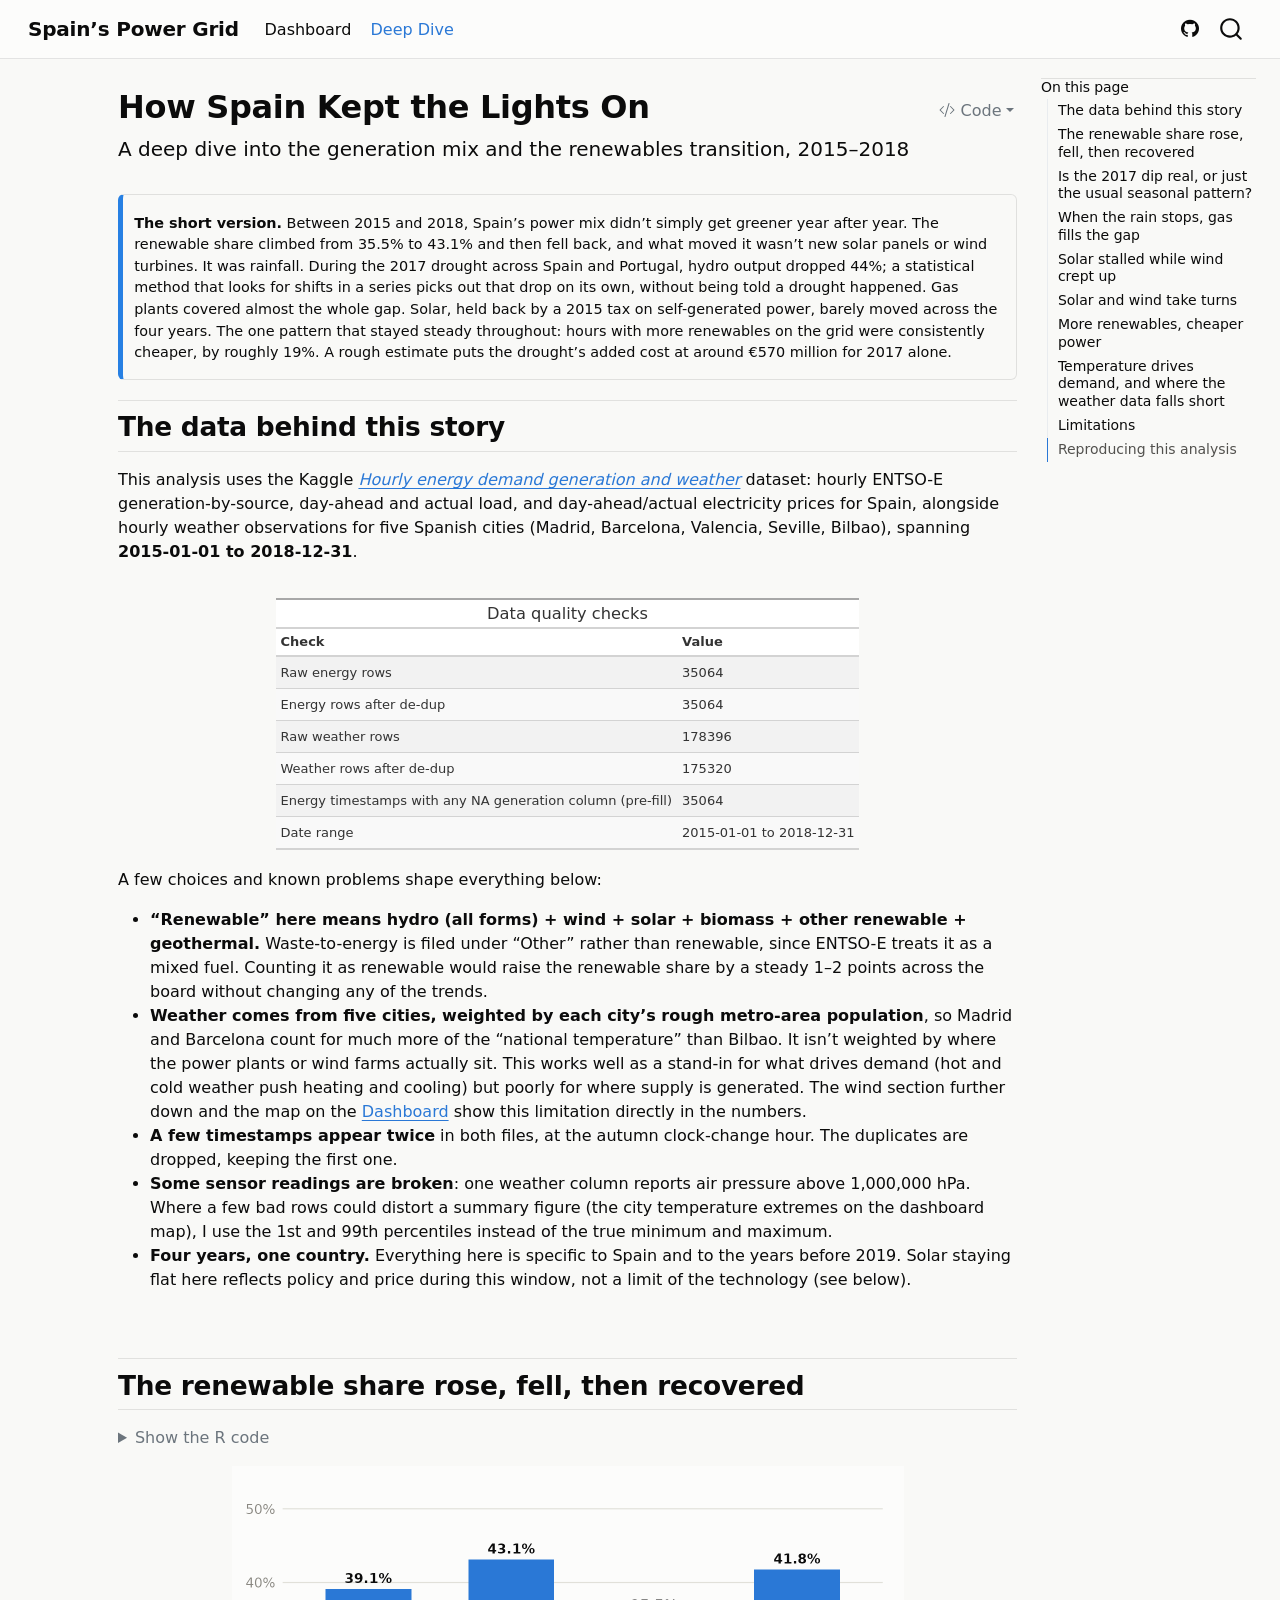
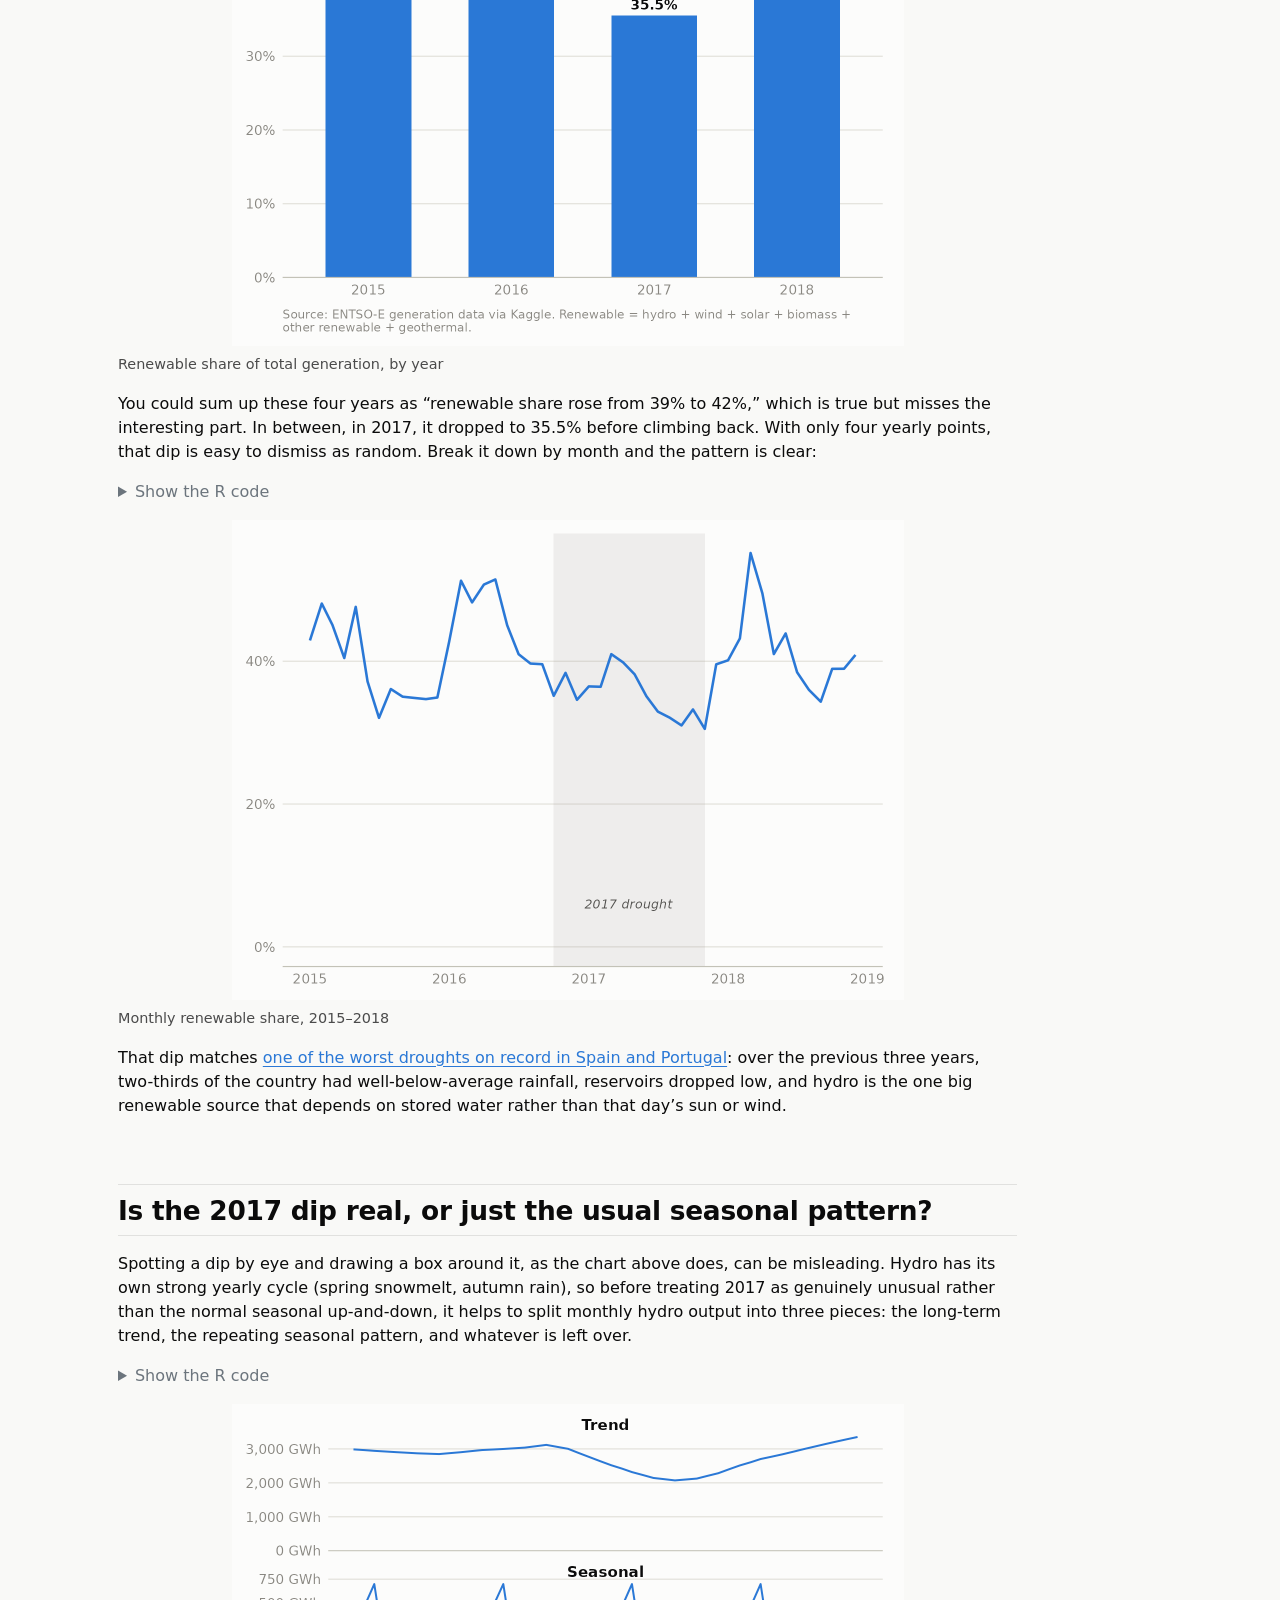
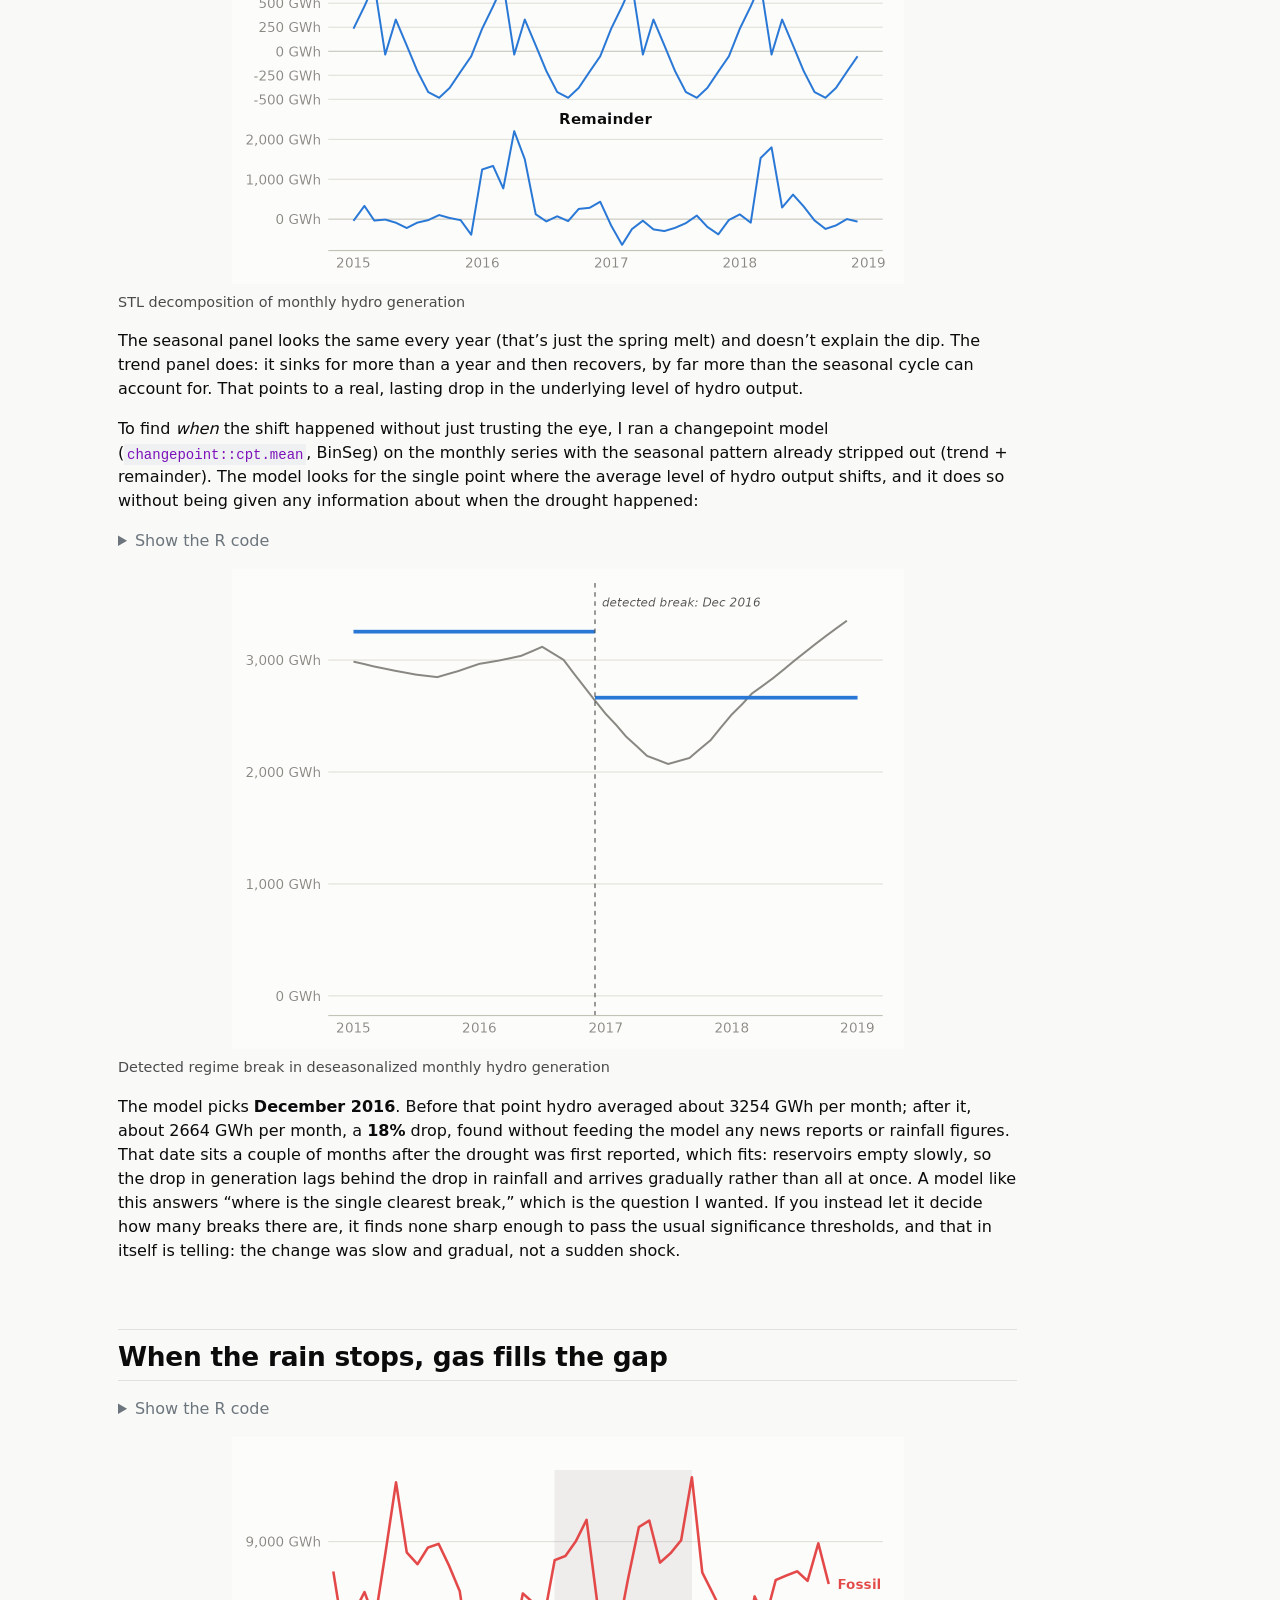
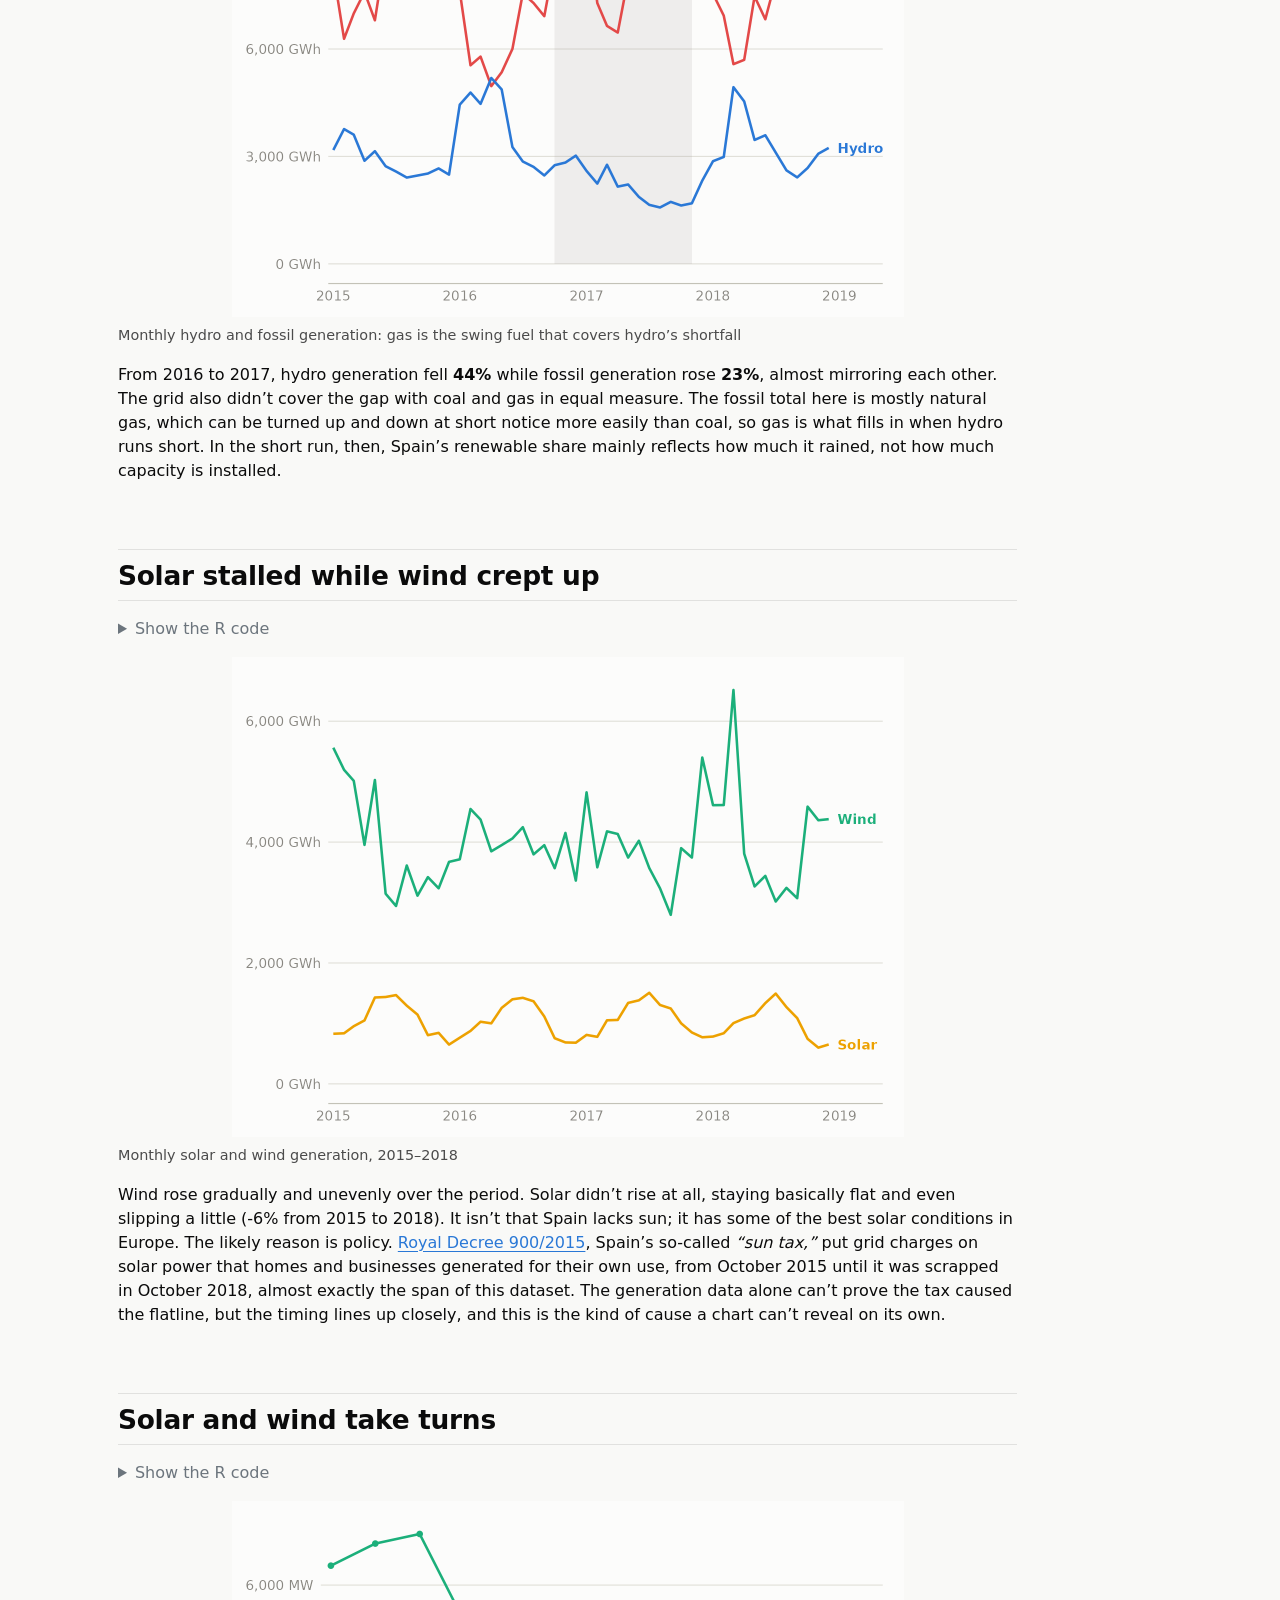
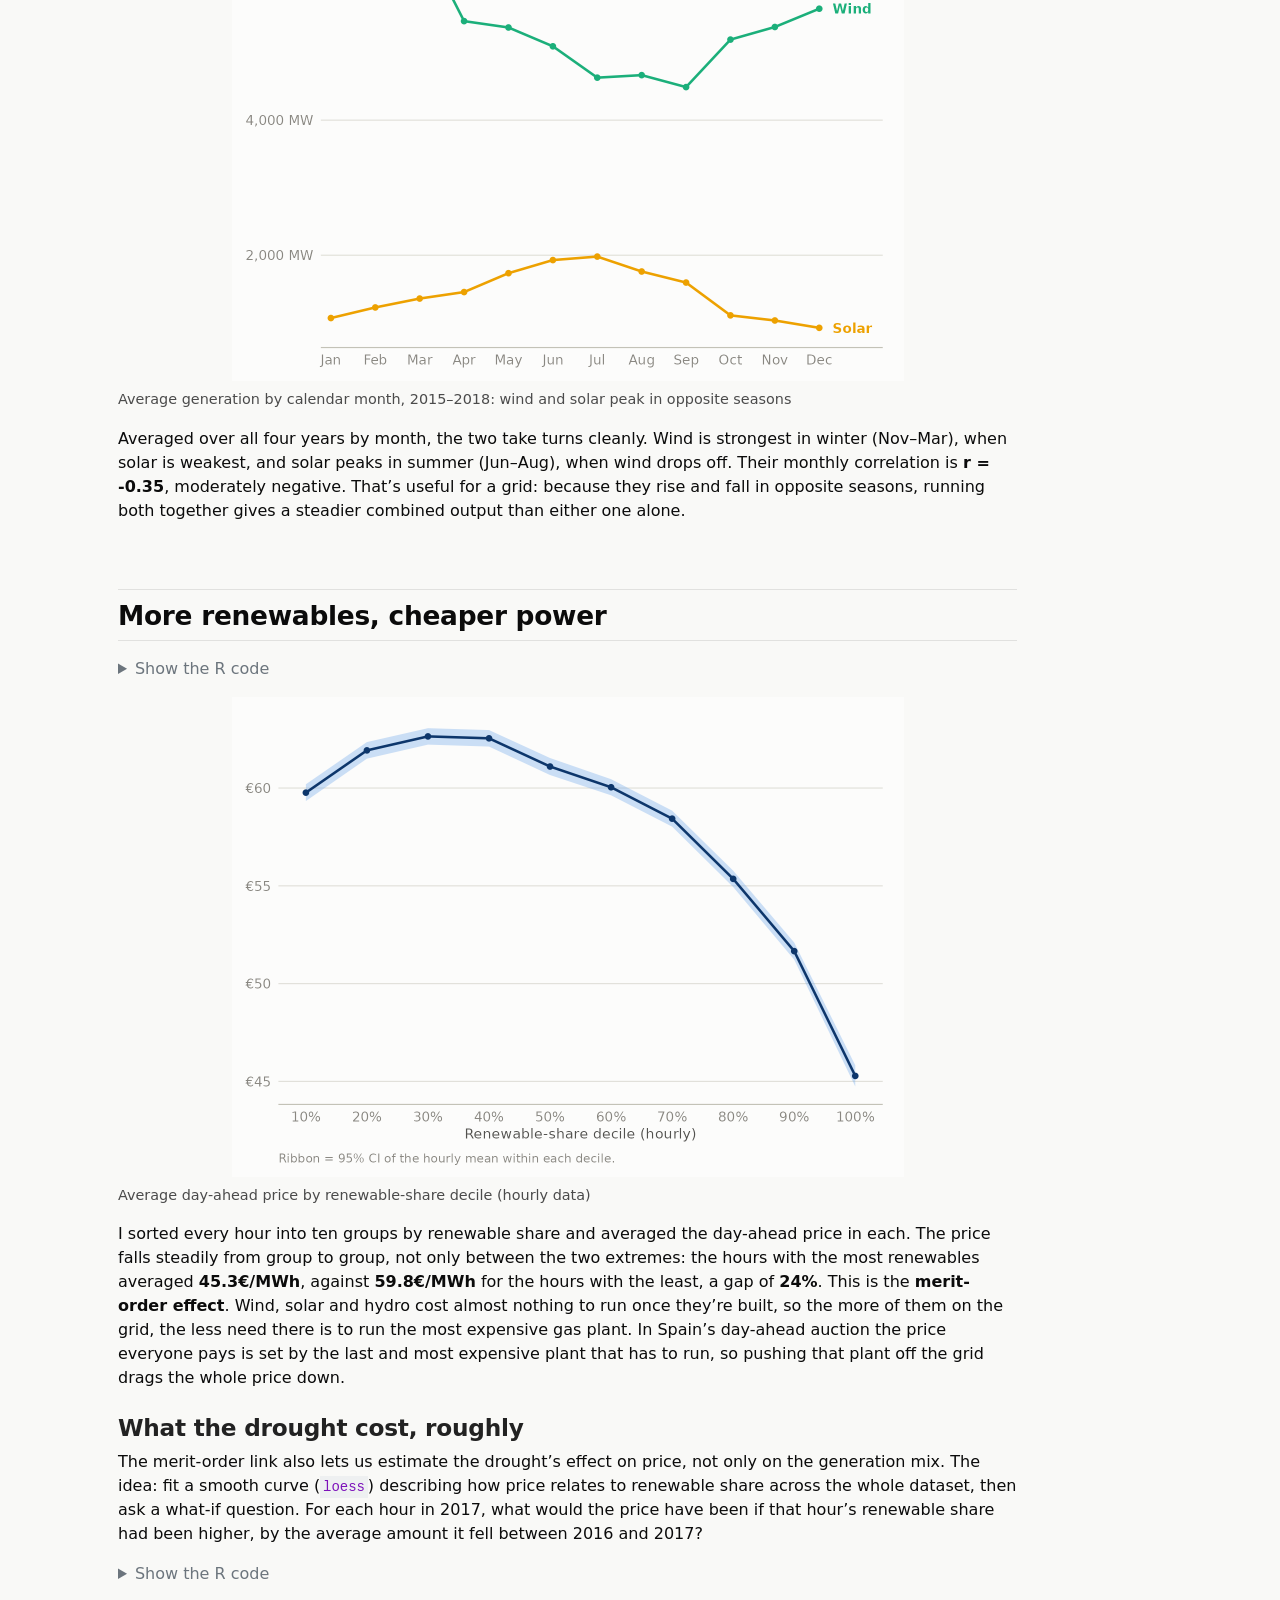
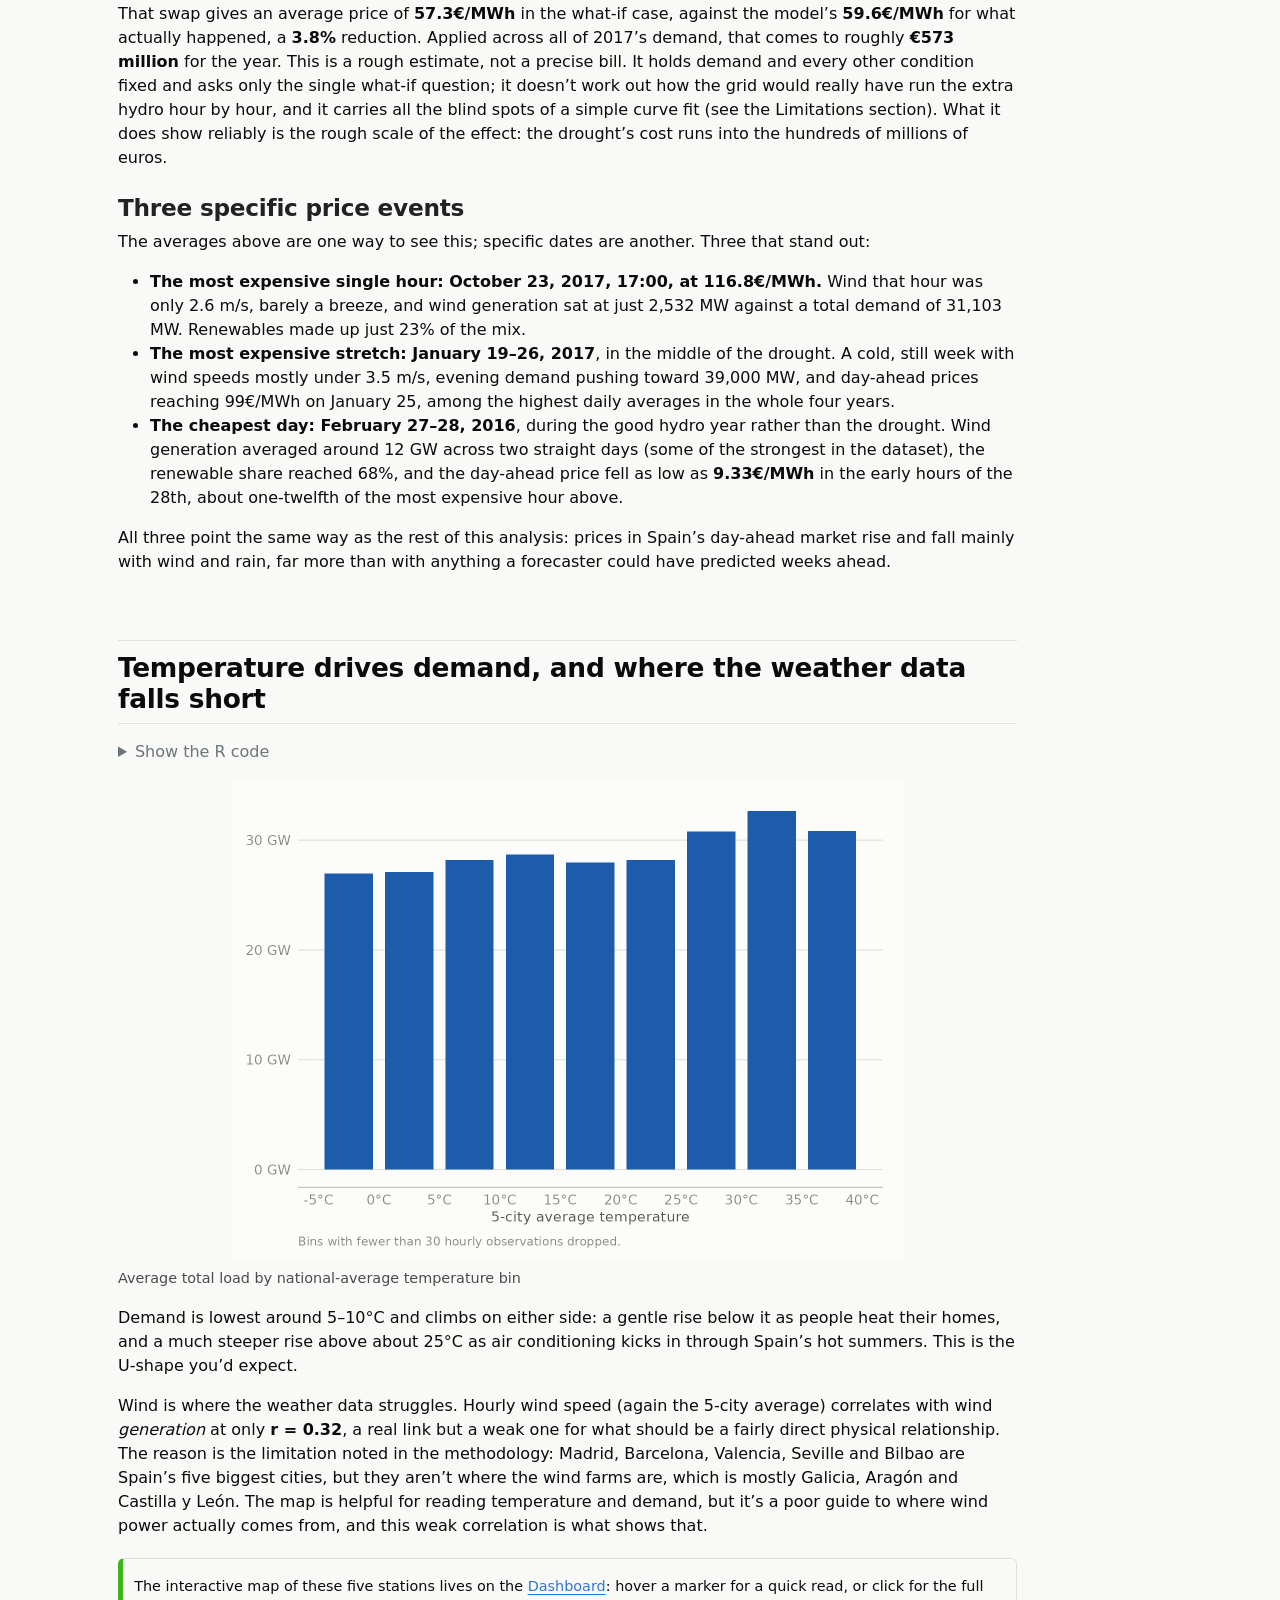
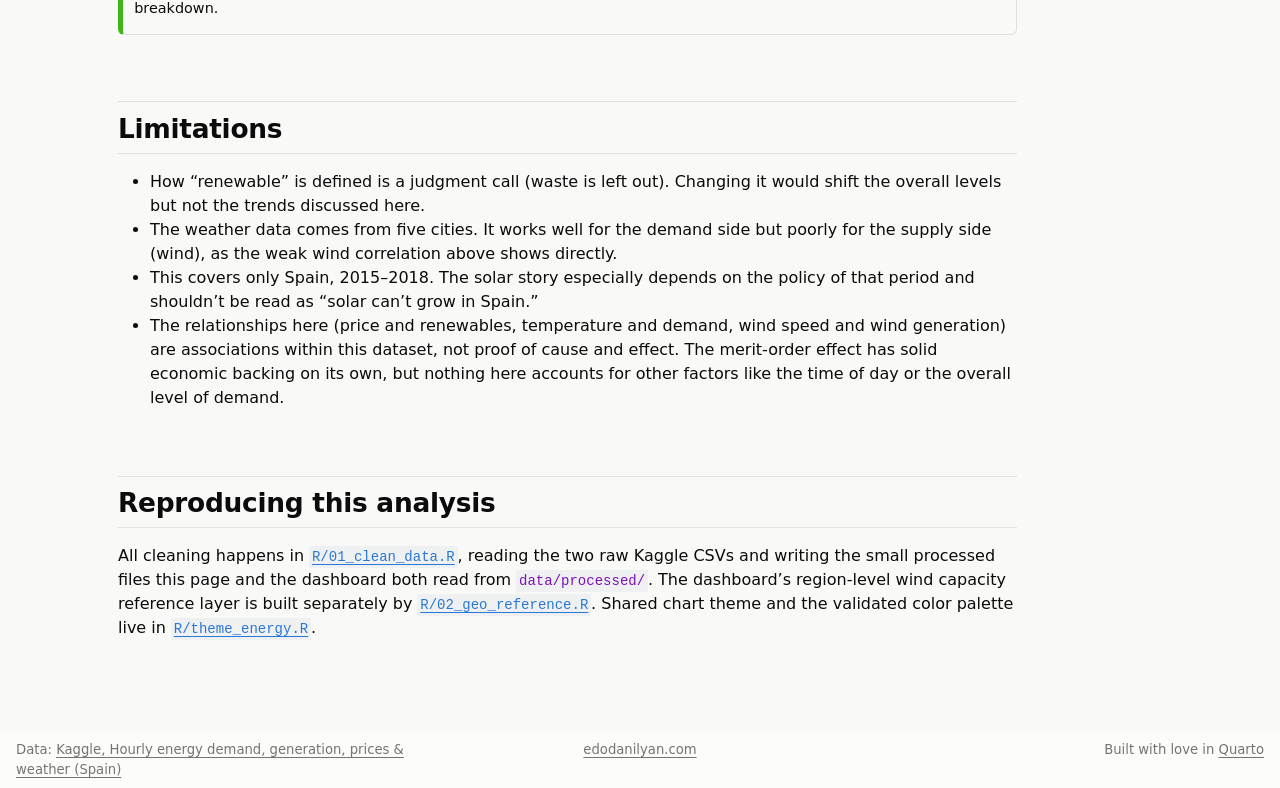
<file: deep-dive.html>
<!DOCTYPE html>
<html xmlns="http://www.w3.org/1999/xhtml" lang="en" xml:lang="en"><head>

<meta charset="utf-8">
<meta name="generator" content="quarto-1.9.38">

<meta name="viewport" content="width=device-width, initial-scale=1.0, user-scalable=yes">


<title>How Spain Kept the Lights On – Spain’s Power Grid</title>
<style>
/* Default styles provided by pandoc.
** See https://pandoc.org/MANUAL.html#variables-for-html for config info.
*/
code{white-space: pre-wrap;}
span.smallcaps{font-variant: small-caps;}
div.columns{display: flex; gap: min(4vw, 1.5em);}
div.column{flex: auto; overflow-x: auto;}
div.hanging-indent{margin-left: 1.5em; text-indent: -1.5em;}
ul.task-list{list-style: none;}
ul.task-list li input[type="checkbox"] {
  width: 0.8em;
  margin: 0 0.8em 0.2em -1em; /* quarto-specific, see https://github.com/quarto-dev/quarto-cli/issues/4556 */ 
  vertical-align: middle;
}
/* CSS for syntax highlighting */
html { -webkit-text-size-adjust: 100%; }
pre > code.sourceCode { white-space: pre; position: relative; }
pre > code.sourceCode > span { display: inline-block; line-height: 1.25; }
pre > code.sourceCode > span:empty { height: 1.2em; }
.sourceCode { overflow: visible; }
code.sourceCode > span { color: inherit; text-decoration: inherit; }
div.sourceCode { margin: 1em 0; }
pre.sourceCode { margin: 0; }
@media screen {
div.sourceCode { overflow: auto; }
}
@media print {
pre > code.sourceCode { white-space: pre-wrap; }
pre > code.sourceCode > span { text-indent: -5em; padding-left: 5em; }
}
pre.numberSource code
  { counter-reset: source-line 0; }
pre.numberSource code > span
  { position: relative; left: -4em; counter-increment: source-line; }
pre.numberSource code > span > a:first-child::before
  { content: counter(source-line);
    position: relative; left: -1em; text-align: right; vertical-align: baseline;
    border: none; display: inline-block;
    -webkit-touch-callout: none; -webkit-user-select: none;
    -khtml-user-select: none; -moz-user-select: none;
    -ms-user-select: none; user-select: none;
    padding: 0 4px; width: 4em;
  }
pre.numberSource { margin-left: 3em;  padding-left: 4px; }
div.sourceCode
  {   }
@media screen {
pre > code.sourceCode > span > a:first-child::before { text-decoration: underline; }
}
</style>


<script src="site_libs/quarto-nav/quarto-nav.js"></script>
<script src="site_libs/quarto-nav/headroom.min.js"></script>
<script src="site_libs/clipboard/clipboard.min.js"></script>
<script src="site_libs/quarto-search/autocomplete.umd.js"></script>
<script src="site_libs/quarto-search/fuse.min.js"></script>
<script src="site_libs/quarto-search/quarto-search.js"></script>
<meta name="quarto:offset" content="./">
<script src="site_libs/quarto-html/quarto.js" type="module"></script>
<script src="site_libs/quarto-html/tabsets/tabsets.js" type="module"></script>
<script src="site_libs/quarto-html/popper.min.js"></script>
<script src="site_libs/quarto-html/tippy.umd.min.js"></script>
<script src="site_libs/quarto-html/anchor.min.js"></script>
<link href="site_libs/quarto-html/tippy.css" rel="stylesheet">
<link href="site_libs/quarto-html/quarto-syntax-highlighting-15634bcf2e68342d4ad2dfa704d543f6.css" rel="stylesheet" id="quarto-text-highlighting-styles">
<script src="site_libs/bootstrap/bootstrap.min.js"></script>
<link href="site_libs/bootstrap/bootstrap-icons.css" rel="stylesheet">
<link href="site_libs/bootstrap/bootstrap-e2f258a320f2de24aaeeb85fe20272e6.min.css" rel="stylesheet" append-hash="true" id="quarto-bootstrap" data-mode="light">
<script id="quarto-search-options" type="application/json">{
  "location": "navbar",
  "copy-button": false,
  "collapse-after": 3,
  "panel-placement": "end",
  "type": "overlay",
  "limit": 50,
  "keyboard-shortcut": [
    "f",
    "/",
    "s"
  ],
  "show-item-context": false,
  "language": {
    "search-no-results-text": "No results",
    "search-matching-documents-text": "matching documents",
    "search-copy-link-title": "Copy link to search",
    "search-hide-matches-text": "Hide additional matches",
    "search-more-match-text": "more match in this document",
    "search-more-matches-text": "more matches in this document",
    "search-clear-button-title": "Clear",
    "search-text-placeholder": "",
    "search-detached-cancel-button-title": "Cancel",
    "search-submit-button-title": "Submit",
    "search-label": "Search"
  }
}</script>


</head>

<body class="nav-fixed quarto-light">

<div id="quarto-search-results"></div>
  <header id="quarto-header" class="headroom fixed-top">
    <nav class="navbar navbar-expand-lg " data-bs-theme="dark">
      <div class="navbar-container container-fluid">
      <div class="navbar-brand-container mx-auto">
    <a class="navbar-brand" href="./index.html">
    <span class="navbar-title">Spain’s Power Grid</span>
    </a>
  </div>
            <div id="quarto-search" class="" title="Search"></div>
          <button class="navbar-toggler" type="button" data-bs-toggle="collapse" data-bs-target="#navbarCollapse" aria-controls="navbarCollapse" role="menu" aria-expanded="false" aria-label="Toggle navigation" onclick="if (window.quartoToggleHeadroom) { window.quartoToggleHeadroom(); }">
  <span class="navbar-toggler-icon"></span>
</button>
          <div class="collapse navbar-collapse" id="navbarCollapse">
            <ul class="navbar-nav navbar-nav-scroll me-auto">
  <li class="nav-item">
    <a class="nav-link" href="./index.html"> 
<span class="menu-text">Dashboard</span></a>
  </li>  
  <li class="nav-item">
    <a class="nav-link active" href="./deep-dive.html" aria-current="page"> 
<span class="menu-text">Deep Dive</span></a>
  </li>  
</ul>
            <ul class="navbar-nav navbar-nav-scroll ms-auto">
  <li class="nav-item compact">
    <a class="nav-link" href="https://github.com/danilyanedo7/kaggle-energy"> <i class="bi bi-github" role="img" aria-label="GitHub repository">
</i> 
<span class="menu-text"></span></a>
  </li>  
</ul>
          </div> <!-- /navcollapse -->
            <div class="quarto-navbar-tools">
</div>
      </div> <!-- /container-fluid -->
    </nav>
</header>
<!-- content -->
<div id="quarto-content" class="quarto-container page-columns page-rows-contents page-layout-article page-navbar">
<!-- sidebar -->
<!-- margin-sidebar -->
    <div id="quarto-margin-sidebar" class="sidebar margin-sidebar">
        <nav id="TOC" role="doc-toc" class="toc-active">
    <h2 id="toc-title">On this page</h2>
   
  <ul>
  <li><a href="#the-data-behind-this-story" id="toc-the-data-behind-this-story" class="nav-link active" data-scroll-target="#the-data-behind-this-story">The data behind this story</a></li>
  <li><a href="#the-renewable-share-rose-fell-then-recovered" id="toc-the-renewable-share-rose-fell-then-recovered" class="nav-link" data-scroll-target="#the-renewable-share-rose-fell-then-recovered">The renewable share rose, fell, then recovered</a></li>
  <li><a href="#is-the-2017-dip-real-or-just-the-usual-seasonal-pattern" id="toc-is-the-2017-dip-real-or-just-the-usual-seasonal-pattern" class="nav-link" data-scroll-target="#is-the-2017-dip-real-or-just-the-usual-seasonal-pattern">Is the 2017 dip real, or just the usual seasonal pattern?</a></li>
  <li><a href="#when-the-rain-stops-gas-fills-the-gap" id="toc-when-the-rain-stops-gas-fills-the-gap" class="nav-link" data-scroll-target="#when-the-rain-stops-gas-fills-the-gap">When the rain stops, gas fills the gap</a></li>
  <li><a href="#solar-stalled-while-wind-crept-up" id="toc-solar-stalled-while-wind-crept-up" class="nav-link" data-scroll-target="#solar-stalled-while-wind-crept-up">Solar stalled while wind crept up</a></li>
  <li><a href="#solar-and-wind-take-turns" id="toc-solar-and-wind-take-turns" class="nav-link" data-scroll-target="#solar-and-wind-take-turns">Solar and wind take turns</a></li>
  <li><a href="#more-renewables-cheaper-power" id="toc-more-renewables-cheaper-power" class="nav-link" data-scroll-target="#more-renewables-cheaper-power">More renewables, cheaper power</a>
  <ul class="collapse">
  <li><a href="#what-the-drought-cost-roughly" id="toc-what-the-drought-cost-roughly" class="nav-link" data-scroll-target="#what-the-drought-cost-roughly">What the drought cost, roughly</a></li>
  <li><a href="#three-specific-price-events" id="toc-three-specific-price-events" class="nav-link" data-scroll-target="#three-specific-price-events">Three specific price events</a></li>
  </ul></li>
  <li><a href="#temperature-drives-demand-and-where-the-weather-data-falls-short" id="toc-temperature-drives-demand-and-where-the-weather-data-falls-short" class="nav-link" data-scroll-target="#temperature-drives-demand-and-where-the-weather-data-falls-short">Temperature drives demand, and where the weather data falls short</a></li>
  <li><a href="#limitations" id="toc-limitations" class="nav-link" data-scroll-target="#limitations">Limitations</a></li>
  <li><a href="#reproducing-this-analysis" id="toc-reproducing-this-analysis" class="nav-link" data-scroll-target="#reproducing-this-analysis">Reproducing this analysis</a></li>
  </ul>
</nav>
    </div>
<!-- main -->
<main class="content" id="quarto-document-content">

<header id="title-block-header" class="quarto-title-block default">
<div class="quarto-title">
<div class="quarto-title-block"><div><h1 class="title">How Spain Kept the Lights On</h1><button type="button" class="btn code-tools-button dropdown-toggle" id="quarto-code-tools-menu" data-bs-toggle="dropdown" aria-expanded="false"><i class="bi"></i> Code</button><ul class="dropdown-menu dropdown-menu-end" aria-labelelledby="quarto-code-tools-menu"><li><a id="quarto-show-all-code" class="dropdown-item" href="javascript:void(0)" role="button">Show All Code</a></li><li><a id="quarto-hide-all-code" class="dropdown-item" href="javascript:void(0)" role="button">Hide All Code</a></li><li><hr class="dropdown-divider"></li><li><a id="quarto-view-source" class="dropdown-item" href="javascript:void(0)" role="button">View Source</a></li></ul></div></div>
<p class="subtitle lead">A deep dive into the generation mix and the renewables transition, 2015–2018</p>
</div>



<div class="quarto-title-meta">

    
  
    
  </div>
  


</header>


<div class="callout callout-style-simple callout-note no-icon">
<div class="callout-body d-flex">
<div class="callout-icon-container">
<i class="callout-icon no-icon"></i>
</div>
<div class="callout-body-container">
<p><strong>The short version.</strong> Between 2015 and 2018, Spain’s power mix didn’t simply get greener year after year. The renewable share climbed from 35.5% to 43.1% and then fell back, and what moved it wasn’t new solar panels or wind turbines. It was rainfall. During the 2017 drought across Spain and Portugal, hydro output dropped 44%; a statistical method that looks for shifts in a series picks out that drop on its own, without being told a drought happened. Gas plants covered almost the whole gap. Solar, held back by a 2015 tax on self-generated power, barely moved across the four years. The one pattern that stayed steady throughout: hours with more renewables on the grid were consistently cheaper, by roughly 19%. A rough estimate puts the drought’s added cost at around €570 million for 2017 alone.</p>
</div>
</div>
</div>
<section id="the-data-behind-this-story" class="level2">
<h2 class="anchored" data-anchor-id="the-data-behind-this-story">The data behind this story</h2>
<p>This analysis uses the Kaggle <a href="https://www.kaggle.com/datasets/nicholasjhana/energy-consumption-generation-prices-and-weather"><em>Hourly energy demand generation and weather</em></a> dataset: hourly ENTSO-E generation-by-source, day-ahead and actual load, and day-ahead/actual electricity prices for Spain, alongside hourly weather observations for five Spanish cities (Madrid, Barcelona, Valencia, Seville, Bilbao), spanning <strong>2015-01-01 to 2018-12-31</strong>.</p>
<div class="cell">
<div class="cell-output-display">
<div id="grvpttzjyh" style="padding-left:0px;padding-right:0px;padding-top:10px;padding-bottom:10px;overflow-x:auto;overflow-y:auto;width:auto;height:auto;">
<style>#grvpttzjyh table {
  font-family: system-ui, 'Segoe UI', Roboto, Helvetica, Arial, sans-serif, 'Apple Color Emoji', 'Segoe UI Emoji', 'Segoe UI Symbol', 'Noto Color Emoji';
  -webkit-font-smoothing: antialiased;
  -moz-osx-font-smoothing: grayscale;
}

#grvpttzjyh thead, #grvpttzjyh tbody, #grvpttzjyh tfoot, #grvpttzjyh tr, #grvpttzjyh td, #grvpttzjyh th {
  border-style: none;
}

#grvpttzjyh p {
  margin: 0;
  padding: 0;
}

#grvpttzjyh .gt_table {
  display: table;
  border-collapse: collapse;
  line-height: normal;
  margin-left: auto;
  margin-right: auto;
  color: #333333;
  font-size: 13px;
  font-weight: normal;
  font-style: normal;
  background-color: #FFFFFF;
  width: auto;
  border-top-style: solid;
  border-top-width: 2px;
  border-top-color: #A8A8A8;
  border-right-style: none;
  border-right-width: 2px;
  border-right-color: #D3D3D3;
  border-bottom-style: solid;
  border-bottom-width: 2px;
  border-bottom-color: #A8A8A8;
  border-left-style: none;
  border-left-width: 2px;
  border-left-color: #D3D3D3;
}

#grvpttzjyh .gt_caption {
  padding-top: 4px;
  padding-bottom: 4px;
}

#grvpttzjyh .gt_title {
  color: #333333;
  font-size: 125%;
  font-weight: initial;
  padding-top: 4px;
  padding-bottom: 4px;
  padding-left: 5px;
  padding-right: 5px;
  border-bottom-color: #FFFFFF;
  border-bottom-width: 0;
}

#grvpttzjyh .gt_subtitle {
  color: #333333;
  font-size: 85%;
  font-weight: initial;
  padding-top: 3px;
  padding-bottom: 5px;
  padding-left: 5px;
  padding-right: 5px;
  border-top-color: #FFFFFF;
  border-top-width: 0;
}

#grvpttzjyh .gt_heading {
  background-color: #FFFFFF;
  text-align: center;
  border-bottom-color: #FFFFFF;
  border-left-style: none;
  border-left-width: 1px;
  border-left-color: #D3D3D3;
  border-right-style: none;
  border-right-width: 1px;
  border-right-color: #D3D3D3;
}

#grvpttzjyh .gt_bottom_border {
  border-bottom-style: solid;
  border-bottom-width: 2px;
  border-bottom-color: #D3D3D3;
}

#grvpttzjyh .gt_col_headings {
  border-top-style: solid;
  border-top-width: 2px;
  border-top-color: #D3D3D3;
  border-bottom-style: solid;
  border-bottom-width: 2px;
  border-bottom-color: #D3D3D3;
  border-left-style: none;
  border-left-width: 1px;
  border-left-color: #D3D3D3;
  border-right-style: none;
  border-right-width: 1px;
  border-right-color: #D3D3D3;
}

#grvpttzjyh .gt_col_heading {
  color: #333333;
  background-color: #FFFFFF;
  font-size: 100%;
  font-weight: bold;
  text-transform: inherit;
  border-left-style: none;
  border-left-width: 1px;
  border-left-color: #D3D3D3;
  border-right-style: none;
  border-right-width: 1px;
  border-right-color: #D3D3D3;
  vertical-align: bottom;
  padding-top: 5px;
  padding-bottom: 6px;
  padding-left: 5px;
  padding-right: 5px;
  overflow-x: hidden;
}

#grvpttzjyh .gt_column_spanner_outer {
  color: #333333;
  background-color: #FFFFFF;
  font-size: 100%;
  font-weight: bold;
  text-transform: inherit;
  padding-top: 0;
  padding-bottom: 0;
  padding-left: 4px;
  padding-right: 4px;
}

#grvpttzjyh .gt_column_spanner_outer:first-child {
  padding-left: 0;
}

#grvpttzjyh .gt_column_spanner_outer:last-child {
  padding-right: 0;
}

#grvpttzjyh .gt_column_spanner {
  border-bottom-style: solid;
  border-bottom-width: 2px;
  border-bottom-color: #D3D3D3;
  vertical-align: bottom;
  padding-top: 5px;
  padding-bottom: 5px;
  overflow-x: hidden;
  display: inline-block;
  width: 100%;
}

#grvpttzjyh .gt_spanner_row {
  border-bottom-style: hidden;
}

#grvpttzjyh .gt_group_heading {
  padding-top: 8px;
  padding-bottom: 8px;
  padding-left: 5px;
  padding-right: 5px;
  color: #333333;
  background-color: #FFFFFF;
  font-size: 100%;
  font-weight: initial;
  text-transform: inherit;
  border-top-style: solid;
  border-top-width: 2px;
  border-top-color: #D3D3D3;
  border-bottom-style: solid;
  border-bottom-width: 2px;
  border-bottom-color: #D3D3D3;
  border-left-style: none;
  border-left-width: 1px;
  border-left-color: #D3D3D3;
  border-right-style: none;
  border-right-width: 1px;
  border-right-color: #D3D3D3;
  vertical-align: middle;
  text-align: left;
}

#grvpttzjyh .gt_empty_group_heading {
  padding: 0.5px;
  color: #333333;
  background-color: #FFFFFF;
  font-size: 100%;
  font-weight: initial;
  border-top-style: solid;
  border-top-width: 2px;
  border-top-color: #D3D3D3;
  border-bottom-style: solid;
  border-bottom-width: 2px;
  border-bottom-color: #D3D3D3;
  vertical-align: middle;
}

#grvpttzjyh .gt_from_md > :first-child {
  margin-top: 0;
}

#grvpttzjyh .gt_from_md > :last-child {
  margin-bottom: 0;
}

#grvpttzjyh .gt_row {
  padding-top: 8px;
  padding-bottom: 8px;
  padding-left: 5px;
  padding-right: 5px;
  margin: 10px;
  border-top-style: solid;
  border-top-width: 1px;
  border-top-color: #D3D3D3;
  border-left-style: none;
  border-left-width: 1px;
  border-left-color: #D3D3D3;
  border-right-style: none;
  border-right-width: 1px;
  border-right-color: #D3D3D3;
  vertical-align: middle;
  overflow-x: hidden;
}

#grvpttzjyh .gt_stub {
  color: #333333;
  background-color: #FFFFFF;
  font-size: 100%;
  font-weight: initial;
  text-transform: inherit;
  border-right-style: solid;
  border-right-width: 2px;
  border-right-color: #D3D3D3;
  padding-left: 5px;
  padding-right: 5px;
}

#grvpttzjyh .gt_stub_row_group {
  color: #333333;
  background-color: #FFFFFF;
  font-size: 100%;
  font-weight: initial;
  text-transform: inherit;
  border-right-style: solid;
  border-right-width: 2px;
  border-right-color: #D3D3D3;
  padding-left: 5px;
  padding-right: 5px;
  vertical-align: top;
}

#grvpttzjyh .gt_row_group_first td {
  border-top-width: 2px;
}

#grvpttzjyh .gt_row_group_first th {
  border-top-width: 2px;
}

#grvpttzjyh .gt_summary_row {
  color: #333333;
  background-color: #FFFFFF;
  text-transform: inherit;
  padding-top: 8px;
  padding-bottom: 8px;
  padding-left: 5px;
  padding-right: 5px;
}

#grvpttzjyh .gt_first_summary_row {
  border-top-style: solid;
  border-top-color: #D3D3D3;
}

#grvpttzjyh .gt_first_summary_row.thick {
  border-top-width: 2px;
}

#grvpttzjyh .gt_last_summary_row {
  padding-top: 8px;
  padding-bottom: 8px;
  padding-left: 5px;
  padding-right: 5px;
  border-bottom-style: solid;
  border-bottom-width: 2px;
  border-bottom-color: #D3D3D3;
}

#grvpttzjyh .gt_grand_summary_row {
  color: #333333;
  background-color: #FFFFFF;
  text-transform: inherit;
  padding-top: 8px;
  padding-bottom: 8px;
  padding-left: 5px;
  padding-right: 5px;
}

#grvpttzjyh .gt_first_grand_summary_row {
  padding-top: 8px;
  padding-bottom: 8px;
  padding-left: 5px;
  padding-right: 5px;
  border-top-style: double;
  border-top-width: 6px;
  border-top-color: #D3D3D3;
}

#grvpttzjyh .gt_last_grand_summary_row_top {
  padding-top: 8px;
  padding-bottom: 8px;
  padding-left: 5px;
  padding-right: 5px;
  border-bottom-style: double;
  border-bottom-width: 6px;
  border-bottom-color: #D3D3D3;
}

#grvpttzjyh .gt_striped {
  background-color: rgba(128, 128, 128, 0.05);
}

#grvpttzjyh .gt_table_body {
  border-top-style: solid;
  border-top-width: 2px;
  border-top-color: #D3D3D3;
  border-bottom-style: solid;
  border-bottom-width: 2px;
  border-bottom-color: #D3D3D3;
}

#grvpttzjyh .gt_footnotes {
  color: #333333;
  background-color: #FFFFFF;
  border-bottom-style: none;
  border-bottom-width: 2px;
  border-bottom-color: #D3D3D3;
  border-left-style: none;
  border-left-width: 2px;
  border-left-color: #D3D3D3;
  border-right-style: none;
  border-right-width: 2px;
  border-right-color: #D3D3D3;
}

#grvpttzjyh .gt_footnote {
  margin: 0px;
  font-size: 90%;
  padding-top: 4px;
  padding-bottom: 4px;
  padding-left: 5px;
  padding-right: 5px;
}

#grvpttzjyh .gt_sourcenotes {
  color: #333333;
  background-color: #FFFFFF;
  border-bottom-style: none;
  border-bottom-width: 2px;
  border-bottom-color: #D3D3D3;
  border-left-style: none;
  border-left-width: 2px;
  border-left-color: #D3D3D3;
  border-right-style: none;
  border-right-width: 2px;
  border-right-color: #D3D3D3;
}

#grvpttzjyh .gt_sourcenote {
  font-size: 90%;
  padding-top: 4px;
  padding-bottom: 4px;
  padding-left: 5px;
  padding-right: 5px;
}

#grvpttzjyh .gt_left {
  text-align: left;
}

#grvpttzjyh .gt_center {
  text-align: center;
}

#grvpttzjyh .gt_right {
  text-align: right;
  font-variant-numeric: tabular-nums;
}

#grvpttzjyh .gt_font_normal {
  font-weight: normal;
}

#grvpttzjyh .gt_font_bold {
  font-weight: bold;
}

#grvpttzjyh .gt_font_italic {
  font-style: italic;
}

#grvpttzjyh .gt_super {
  font-size: 65%;
}

#grvpttzjyh .gt_footnote_marks {
  font-size: 75%;
  vertical-align: 0.4em;
  position: initial;
}

#grvpttzjyh .gt_asterisk {
  font-size: 100%;
  vertical-align: 0;
}

#grvpttzjyh .gt_indent_1 {
  text-indent: 5px;
}

#grvpttzjyh .gt_indent_2 {
  text-indent: 10px;
}

#grvpttzjyh .gt_indent_3 {
  text-indent: 15px;
}

#grvpttzjyh .gt_indent_4 {
  text-indent: 20px;
}

#grvpttzjyh .gt_indent_5 {
  text-indent: 25px;
}

#grvpttzjyh .katex-display {
  display: inline-flex !important;
  margin-bottom: 0.75em !important;
}

#grvpttzjyh div.Reactable > div.rt-table > div.rt-thead > div.rt-tr.rt-tr-group-header > div.rt-th-group:after {
  height: 0px !important;
}
</style>

<table class="gt_table caption-top table table-sm table-striped small" data-quarto-bootstrap="false">
<thead>
<tr class="gt_heading header">
<td colspan="2" class="gt_heading gt_title gt_font_normal gt_bottom_border">Data quality checks</td>
</tr>
<tr class="gt_col_headings even">
<th id="check" class="gt_col_heading gt_columns_bottom_border gt_left" data-quarto-table-cell-role="th" scope="col">Check</th>
<th id="value" class="gt_col_heading gt_columns_bottom_border gt_left" data-quarto-table-cell-role="th" scope="col">Value</th>
</tr>
</thead>
<tbody class="gt_table_body">
<tr class="odd">
<td class="gt_row gt_left" headers="check">Raw energy rows</td>
<td class="gt_row gt_left" headers="value">35064</td>
</tr>
<tr class="even">
<td class="gt_row gt_left gt_striped" headers="check">Energy rows after de-dup</td>
<td class="gt_row gt_left gt_striped" headers="value">35064</td>
</tr>
<tr class="odd">
<td class="gt_row gt_left" headers="check">Raw weather rows</td>
<td class="gt_row gt_left" headers="value">178396</td>
</tr>
<tr class="even">
<td class="gt_row gt_left gt_striped" headers="check">Weather rows after de-dup</td>
<td class="gt_row gt_left gt_striped" headers="value">175320</td>
</tr>
<tr class="odd">
<td class="gt_row gt_left" headers="check">Energy timestamps with any NA generation column (pre-fill)</td>
<td class="gt_row gt_left" headers="value">35064</td>
</tr>
<tr class="even">
<td class="gt_row gt_left gt_striped" headers="check">Date range</td>
<td class="gt_row gt_left gt_striped" headers="value">2015-01-01 to 2018-12-31</td>
</tr>
</tbody>
</table>

</div>
</div>
</div>
<p>A few choices and known problems shape everything below:</p>
<ul>
<li><strong>“Renewable” here means hydro (all forms) + wind + solar + biomass + other renewable + geothermal.</strong> Waste-to-energy is filed under “Other” rather than renewable, since ENTSO-E treats it as a mixed fuel. Counting it as renewable would raise the renewable share by a steady 1–2 points across the board without changing any of the trends.</li>
<li><strong>Weather comes from five cities, weighted by each city’s rough metro-area population</strong>, so Madrid and Barcelona count for much more of the “national temperature” than Bilbao. It isn’t weighted by where the power plants or wind farms actually sit. This works well as a stand-in for what drives demand (hot and cold weather push heating and cooling) but poorly for where supply is generated. The wind section further down and the map on the <a href="./index.html">Dashboard</a> show this limitation directly in the numbers.</li>
<li><strong>A few timestamps appear twice</strong> in both files, at the autumn clock-change hour. The duplicates are dropped, keeping the first one.</li>
<li><strong>Some sensor readings are broken</strong>: one weather column reports air pressure above 1,000,000 hPa. Where a few bad rows could distort a summary figure (the city temperature extremes on the dashboard map), I use the 1st and 99th percentiles instead of the true minimum and maximum.</li>
<li><strong>Four years, one country.</strong> Everything here is specific to Spain and to the years before 2019. Solar staying flat here reflects policy and price during this window, not a limit of the technology (see below).</li>
</ul>
</section>
<section id="the-renewable-share-rose-fell-then-recovered" class="level2">
<h2 class="anchored" data-anchor-id="the-renewable-share-rose-fell-then-recovered">The renewable share rose, fell, then recovered</h2>
<div class="cell">
<details class="code-fold">
<summary>Show the R code</summary>
<div class="code-copy-outer-scaffold"><div class="sourceCode cell-code" id="cb1"><pre class="sourceCode r code-with-copy"><code class="sourceCode r"><span id="cb1-1"><a href="#cb1-1" aria-hidden="true" tabindex="-1"></a>p_yearly <span class="ot">&lt;-</span> <span class="fu">ggplot</span>(yearly, <span class="fu">aes</span>(<span class="fu">factor</span>(year), renewable_share)) <span class="sc">+</span></span>
<span id="cb1-2"><a href="#cb1-2" aria-hidden="true" tabindex="-1"></a>  <span class="fu">geom_col</span>(<span class="at">fill =</span> source_colors[[<span class="st">"Hydro"</span>]], <span class="at">width =</span> <span class="fl">0.6</span>) <span class="sc">+</span></span>
<span id="cb1-3"><a href="#cb1-3" aria-hidden="true" tabindex="-1"></a>  <span class="fu">geom_text</span>(<span class="fu">aes</span>(<span class="at">label =</span> <span class="fu">percent</span>(renewable_share, <span class="at">accuracy =</span> <span class="fl">0.1</span>)),</span>
<span id="cb1-4"><a href="#cb1-4" aria-hidden="true" tabindex="-1"></a>            <span class="at">vjust =</span> <span class="sc">-</span><span class="fl">0.6</span>, <span class="at">color =</span> ink_primary, <span class="at">size =</span> <span class="fl">3.6</span>, <span class="at">fontface =</span> <span class="st">"bold"</span>) <span class="sc">+</span></span>
<span id="cb1-5"><a href="#cb1-5" aria-hidden="true" tabindex="-1"></a>  <span class="fu">scale_y_continuous</span>(<span class="at">labels =</span> percent, <span class="at">limits =</span> <span class="fu">c</span>(<span class="dv">0</span>, <span class="fl">0.5</span>), <span class="at">expand =</span> <span class="fu">expansion</span>(<span class="at">mult =</span> <span class="fu">c</span>(<span class="dv">0</span>, <span class="fl">0.08</span>))) <span class="sc">+</span></span>
<span id="cb1-6"><a href="#cb1-6" aria-hidden="true" tabindex="-1"></a>  <span class="fu">labs</span>(<span class="at">x =</span> <span class="cn">NULL</span>, <span class="at">y =</span> <span class="cn">NULL</span>,</span>
<span id="cb1-7"><a href="#cb1-7" aria-hidden="true" tabindex="-1"></a>       <span class="at">caption =</span> <span class="fu">str_wrap</span>(<span class="st">"Source: ENTSO-E generation data via Kaggle. Renewable = hydro + wind + solar + biomass + other renewable + geothermal."</span>, <span class="dv">90</span>))</span>
<span id="cb1-8"><a href="#cb1-8" aria-hidden="true" tabindex="-1"></a></span>
<span id="cb1-9"><a href="#cb1-9" aria-hidden="true" tabindex="-1"></a>p_yearly</span></code></pre></div><button title="Copy to Clipboard" class="code-copy-button"><i class="bi"></i></button></div>
</details>
<div class="cell-output-display">
<div class="quarto-figure quarto-figure-center">
<figure class="figure">
<p><img src="deep-dive_files/figure-html/unnamed-chunk-2-1.png" class="img-fluid figure-img" width="672"></p>
<figcaption>Renewable share of total generation, by year</figcaption>
</figure>
</div>
</div>
</div>
<p>You could sum up these four years as “renewable share rose from 39% to 42%,” which is true but misses the interesting part. In between, in 2017, it dropped to 35.5% before climbing back. With only four yearly points, that dip is easy to dismiss as random. Break it down by month and the pattern is clear:</p>
<div class="cell">
<details class="code-fold">
<summary>Show the R code</summary>
<div class="code-copy-outer-scaffold"><div class="sourceCode cell-code" id="cb2"><pre class="sourceCode r code-with-copy"><code class="sourceCode r"><span id="cb2-1"><a href="#cb2-1" aria-hidden="true" tabindex="-1"></a>p_monthly_share <span class="ot">&lt;-</span> <span class="fu">ggplot</span>(monthly, <span class="fu">aes</span>(month, renewable_share)) <span class="sc">+</span></span>
<span id="cb2-2"><a href="#cb2-2" aria-hidden="true" tabindex="-1"></a>  <span class="fu">annotate</span>(<span class="st">"rect"</span>, <span class="at">xmin =</span> <span class="fu">as.Date</span>(<span class="st">"2016-10-01"</span>), <span class="at">xmax =</span> <span class="fu">as.Date</span>(<span class="st">"2017-11-01"</span>),</span>
<span id="cb2-3"><a href="#cb2-3" aria-hidden="true" tabindex="-1"></a>           <span class="at">ymin =</span> <span class="sc">-</span><span class="cn">Inf</span>, <span class="at">ymax =</span> <span class="cn">Inf</span>, <span class="at">fill =</span> ink_muted, <span class="at">alpha =</span> <span class="fl">0.12</span>) <span class="sc">+</span></span>
<span id="cb2-4"><a href="#cb2-4" aria-hidden="true" tabindex="-1"></a>  <span class="fu">annotate</span>(<span class="st">"text"</span>, <span class="at">x =</span> <span class="fu">as.Date</span>(<span class="st">"2017-04-15"</span>), <span class="at">y =</span> <span class="fl">0.06</span>, <span class="at">label =</span> <span class="st">"2017 drought"</span>,</span>
<span id="cb2-5"><a href="#cb2-5" aria-hidden="true" tabindex="-1"></a>           <span class="at">color =</span> ink_secondary, <span class="at">size =</span> <span class="fl">3.4</span>, <span class="at">fontface =</span> <span class="st">"italic"</span>) <span class="sc">+</span></span>
<span id="cb2-6"><a href="#cb2-6" aria-hidden="true" tabindex="-1"></a>  <span class="fu">geom_line</span>(<span class="at">color =</span> source_colors[[<span class="st">"Hydro"</span>]], <span class="at">linewidth =</span> <span class="fl">0.9</span>) <span class="sc">+</span></span>
<span id="cb2-7"><a href="#cb2-7" aria-hidden="true" tabindex="-1"></a>  <span class="fu">scale_x_date</span>(<span class="at">date_labels =</span> <span class="st">"%Y"</span>, <span class="at">date_breaks =</span> <span class="st">"1 year"</span>) <span class="sc">+</span></span>
<span id="cb2-8"><a href="#cb2-8" aria-hidden="true" tabindex="-1"></a>  <span class="fu">scale_y_continuous</span>(<span class="at">labels =</span> percent, <span class="at">limits =</span> <span class="fu">c</span>(<span class="dv">0</span>, <span class="cn">NA</span>)) <span class="sc">+</span></span>
<span id="cb2-9"><a href="#cb2-9" aria-hidden="true" tabindex="-1"></a>  <span class="fu">labs</span>(<span class="at">x =</span> <span class="cn">NULL</span>, <span class="at">y =</span> <span class="cn">NULL</span>)</span>
<span id="cb2-10"><a href="#cb2-10" aria-hidden="true" tabindex="-1"></a></span>
<span id="cb2-11"><a href="#cb2-11" aria-hidden="true" tabindex="-1"></a>p_monthly_share</span></code></pre></div><button title="Copy to Clipboard" class="code-copy-button"><i class="bi"></i></button></div>
</details>
<div class="cell-output-display">
<div class="quarto-figure quarto-figure-center">
<figure class="figure">
<p><img src="deep-dive_files/figure-html/unnamed-chunk-3-1.png" class="img-fluid figure-img" width="672"></p>
<figcaption>Monthly renewable share, 2015–2018</figcaption>
</figure>
</div>
</div>
</div>
<p>That dip matches <a href="https://phys.org/news/2017-11-spain-portugal-struggle-extreme-drought.html">one of the worst droughts on record in Spain and Portugal</a>: over the previous three years, two-thirds of the country had well-below-average rainfall, reservoirs dropped low, and hydro is the one big renewable source that depends on stored water rather than that day’s sun or wind.</p>
</section>
<section id="is-the-2017-dip-real-or-just-the-usual-seasonal-pattern" class="level2">
<h2 class="anchored" data-anchor-id="is-the-2017-dip-real-or-just-the-usual-seasonal-pattern">Is the 2017 dip real, or just the usual seasonal pattern?</h2>
<p>Spotting a dip by eye and drawing a box around it, as the chart above does, can be misleading. Hydro has its own strong yearly cycle (spring snowmelt, autumn rain), so before treating 2017 as genuinely unusual rather than the normal seasonal up-and-down, it helps to split monthly hydro output into three pieces: the long-term trend, the repeating seasonal pattern, and whatever is left over.</p>
<div class="cell">
<details class="code-fold">
<summary>Show the R code</summary>
<div class="code-copy-outer-scaffold"><div class="sourceCode cell-code" id="cb3"><pre class="sourceCode r code-with-copy"><code class="sourceCode r"><span id="cb3-1"><a href="#cb3-1" aria-hidden="true" tabindex="-1"></a>hydro_ts <span class="ot">&lt;-</span> <span class="fu">ts</span>(monthly<span class="sc">$</span>hydro <span class="sc">/</span> <span class="dv">1000</span>, <span class="at">start =</span> <span class="fu">c</span>(<span class="dv">2015</span>, <span class="dv">1</span>), <span class="at">frequency =</span> <span class="dv">12</span>)</span>
<span id="cb3-2"><a href="#cb3-2" aria-hidden="true" tabindex="-1"></a>hydro_stl <span class="ot">&lt;-</span> <span class="fu">stl</span>(hydro_ts, <span class="at">s.window =</span> <span class="st">"periodic"</span>, <span class="at">robust =</span> <span class="cn">TRUE</span>)</span>
<span id="cb3-3"><a href="#cb3-3" aria-hidden="true" tabindex="-1"></a></span>
<span id="cb3-4"><a href="#cb3-4" aria-hidden="true" tabindex="-1"></a>stl_df <span class="ot">&lt;-</span> <span class="fu">tibble</span>(</span>
<span id="cb3-5"><a href="#cb3-5" aria-hidden="true" tabindex="-1"></a>  <span class="at">month =</span> monthly<span class="sc">$</span>month,</span>
<span id="cb3-6"><a href="#cb3-6" aria-hidden="true" tabindex="-1"></a>  <span class="at">Trend =</span> <span class="fu">as.numeric</span>(hydro_stl<span class="sc">$</span>time.series[, <span class="st">"trend"</span>]),</span>
<span id="cb3-7"><a href="#cb3-7" aria-hidden="true" tabindex="-1"></a>  <span class="at">Seasonal =</span> <span class="fu">as.numeric</span>(hydro_stl<span class="sc">$</span>time.series[, <span class="st">"seasonal"</span>]),</span>
<span id="cb3-8"><a href="#cb3-8" aria-hidden="true" tabindex="-1"></a>  <span class="at">Remainder =</span> <span class="fu">as.numeric</span>(hydro_stl<span class="sc">$</span>time.series[, <span class="st">"remainder"</span>])</span>
<span id="cb3-9"><a href="#cb3-9" aria-hidden="true" tabindex="-1"></a>) <span class="sc">|&gt;</span></span>
<span id="cb3-10"><a href="#cb3-10" aria-hidden="true" tabindex="-1"></a>  <span class="fu">pivot_longer</span>(<span class="sc">-</span>month, <span class="at">names_to =</span> <span class="st">"component"</span>, <span class="at">values_to =</span> <span class="st">"gwh"</span>) <span class="sc">|&gt;</span></span>
<span id="cb3-11"><a href="#cb3-11" aria-hidden="true" tabindex="-1"></a>  <span class="fu">mutate</span>(<span class="at">component =</span> <span class="fu">factor</span>(component, <span class="at">levels =</span> <span class="fu">c</span>(<span class="st">"Trend"</span>, <span class="st">"Seasonal"</span>, <span class="st">"Remainder"</span>)))</span>
<span id="cb3-12"><a href="#cb3-12" aria-hidden="true" tabindex="-1"></a></span>
<span id="cb3-13"><a href="#cb3-13" aria-hidden="true" tabindex="-1"></a>p_stl <span class="ot">&lt;-</span> <span class="fu">ggplot</span>(stl_df, <span class="fu">aes</span>(month, gwh)) <span class="sc">+</span></span>
<span id="cb3-14"><a href="#cb3-14" aria-hidden="true" tabindex="-1"></a>  <span class="fu">geom_hline</span>(<span class="at">yintercept =</span> <span class="dv">0</span>, <span class="at">color =</span> <span class="st">"#c3c2b7"</span>, <span class="at">linewidth =</span> <span class="fl">0.3</span>) <span class="sc">+</span></span>
<span id="cb3-15"><a href="#cb3-15" aria-hidden="true" tabindex="-1"></a>  <span class="fu">geom_line</span>(<span class="at">color =</span> source_colors[[<span class="st">"Hydro"</span>]], <span class="at">linewidth =</span> <span class="fl">0.7</span>) <span class="sc">+</span></span>
<span id="cb3-16"><a href="#cb3-16" aria-hidden="true" tabindex="-1"></a>  <span class="fu">facet_wrap</span>(<span class="sc">~</span>component, <span class="at">ncol =</span> <span class="dv">1</span>, <span class="at">scales =</span> <span class="st">"free_y"</span>) <span class="sc">+</span></span>
<span id="cb3-17"><a href="#cb3-17" aria-hidden="true" tabindex="-1"></a>  <span class="fu">scale_x_date</span>(<span class="at">date_labels =</span> <span class="st">"%Y"</span>, <span class="at">date_breaks =</span> <span class="st">"1 year"</span>) <span class="sc">+</span></span>
<span id="cb3-18"><a href="#cb3-18" aria-hidden="true" tabindex="-1"></a>  <span class="fu">scale_y_continuous</span>(<span class="at">labels =</span> <span class="fu">label_comma</span>(<span class="at">suffix =</span> <span class="st">" GWh"</span>)) <span class="sc">+</span></span>
<span id="cb3-19"><a href="#cb3-19" aria-hidden="true" tabindex="-1"></a>  <span class="fu">labs</span>(<span class="at">x =</span> <span class="cn">NULL</span>, <span class="at">y =</span> <span class="cn">NULL</span>)</span>
<span id="cb3-20"><a href="#cb3-20" aria-hidden="true" tabindex="-1"></a></span>
<span id="cb3-21"><a href="#cb3-21" aria-hidden="true" tabindex="-1"></a>p_stl</span></code></pre></div><button title="Copy to Clipboard" class="code-copy-button"><i class="bi"></i></button></div>
</details>
<div class="cell-output-display">
<div class="quarto-figure quarto-figure-center">
<figure class="figure">
<p><img src="deep-dive_files/figure-html/unnamed-chunk-4-1.png" class="img-fluid figure-img" width="672"></p>
<figcaption>STL decomposition of monthly hydro generation</figcaption>
</figure>
</div>
</div>
</div>
<p>The seasonal panel looks the same every year (that’s just the spring melt) and doesn’t explain the dip. The trend panel does: it sinks for more than a year and then recovers, by far more than the seasonal cycle can account for. That points to a real, lasting drop in the underlying level of hydro output.</p>
<p>To find <em>when</em> the shift happened without just trusting the eye, I ran a changepoint model (<code>changepoint::cpt.mean</code>, BinSeg) on the monthly series with the seasonal pattern already stripped out (trend + remainder). The model looks for the single point where the average level of hydro output shifts, and it does so without being given any information about when the drought happened:</p>
<div class="cell">
<details class="code-fold">
<summary>Show the R code</summary>
<div class="code-copy-outer-scaffold"><div class="sourceCode cell-code" id="cb4"><pre class="sourceCode r code-with-copy"><code class="sourceCode r"><span id="cb4-1"><a href="#cb4-1" aria-hidden="true" tabindex="-1"></a>seasadj <span class="ot">&lt;-</span> <span class="fu">as.numeric</span>(hydro_stl<span class="sc">$</span>time.series[, <span class="st">"trend"</span>] <span class="sc">+</span> hydro_stl<span class="sc">$</span>time.series[, <span class="st">"remainder"</span>])</span>
<span id="cb4-2"><a href="#cb4-2" aria-hidden="true" tabindex="-1"></a>cpt_hydro <span class="ot">&lt;-</span> <span class="fu">cpt.mean</span>(seasadj <span class="sc">*</span> <span class="dv">1000</span>, <span class="at">method =</span> <span class="st">"BinSeg"</span>, <span class="at">Q =</span> <span class="dv">1</span>, <span class="at">penalty =</span> <span class="st">"BIC"</span>)</span>
<span id="cb4-3"><a href="#cb4-3" aria-hidden="true" tabindex="-1"></a>cpt_date <span class="ot">&lt;-</span> monthly<span class="sc">$</span>month[<span class="fu">cpts</span>(cpt_hydro)]</span>
<span id="cb4-4"><a href="#cb4-4" aria-hidden="true" tabindex="-1"></a>cpt_means <span class="ot">&lt;-</span> <span class="fu">param.est</span>(cpt_hydro)<span class="sc">$</span>mean <span class="sc">/</span> <span class="dv">1000</span></span>
<span id="cb4-5"><a href="#cb4-5" aria-hidden="true" tabindex="-1"></a></span>
<span id="cb4-6"><a href="#cb4-6" aria-hidden="true" tabindex="-1"></a>trend_df <span class="ot">&lt;-</span> <span class="fu">tibble</span>(<span class="at">month =</span> monthly<span class="sc">$</span>month, <span class="at">gwh =</span> stl_df<span class="sc">$</span>gwh[stl_df<span class="sc">$</span>component <span class="sc">==</span> <span class="st">"Trend"</span>])</span>
<span id="cb4-7"><a href="#cb4-7" aria-hidden="true" tabindex="-1"></a>seg_df <span class="ot">&lt;-</span> <span class="fu">tibble</span>(</span>
<span id="cb4-8"><a href="#cb4-8" aria-hidden="true" tabindex="-1"></a>  <span class="at">xmin =</span> <span class="fu">c</span>(<span class="fu">min</span>(monthly<span class="sc">$</span>month), cpt_date),</span>
<span id="cb4-9"><a href="#cb4-9" aria-hidden="true" tabindex="-1"></a>  <span class="at">xmax =</span> <span class="fu">c</span>(cpt_date, <span class="fu">max</span>(monthly<span class="sc">$</span>month) <span class="sc">+</span> <span class="dv">31</span>),</span>
<span id="cb4-10"><a href="#cb4-10" aria-hidden="true" tabindex="-1"></a>  <span class="at">y =</span> cpt_means</span>
<span id="cb4-11"><a href="#cb4-11" aria-hidden="true" tabindex="-1"></a>)</span>
<span id="cb4-12"><a href="#cb4-12" aria-hidden="true" tabindex="-1"></a></span>
<span id="cb4-13"><a href="#cb4-13" aria-hidden="true" tabindex="-1"></a>p_cpt <span class="ot">&lt;-</span> <span class="fu">ggplot</span>() <span class="sc">+</span></span>
<span id="cb4-14"><a href="#cb4-14" aria-hidden="true" tabindex="-1"></a>  <span class="fu">geom_line</span>(<span class="at">data =</span> trend_df, <span class="fu">aes</span>(month, gwh), <span class="at">color =</span> ink_muted, <span class="at">linewidth =</span> <span class="fl">0.7</span>) <span class="sc">+</span></span>
<span id="cb4-15"><a href="#cb4-15" aria-hidden="true" tabindex="-1"></a>  <span class="fu">geom_segment</span>(<span class="at">data =</span> seg_df, <span class="fu">aes</span>(<span class="at">x =</span> xmin, <span class="at">xend =</span> xmax, <span class="at">y =</span> y, <span class="at">yend =</span> y),</span>
<span id="cb4-16"><a href="#cb4-16" aria-hidden="true" tabindex="-1"></a>               <span class="at">color =</span> source_colors[[<span class="st">"Hydro"</span>]], <span class="at">linewidth =</span> <span class="fl">1.3</span>) <span class="sc">+</span></span>
<span id="cb4-17"><a href="#cb4-17" aria-hidden="true" tabindex="-1"></a>  <span class="fu">geom_vline</span>(<span class="fu">aes</span>(<span class="at">xintercept =</span> cpt_date), <span class="at">linetype =</span> <span class="st">"dashed"</span>, <span class="at">color =</span> ink_secondary, <span class="at">linewidth =</span> <span class="fl">0.4</span>) <span class="sc">+</span></span>
<span id="cb4-18"><a href="#cb4-18" aria-hidden="true" tabindex="-1"></a>  <span class="fu">annotate</span>(<span class="st">"text"</span>, <span class="at">x =</span> cpt_date <span class="sc">+</span> <span class="dv">20</span>, <span class="at">y =</span> <span class="fu">max</span>(trend_df<span class="sc">$</span>gwh) <span class="sc">*</span> <span class="fl">1.05</span>,</span>
<span id="cb4-19"><a href="#cb4-19" aria-hidden="true" tabindex="-1"></a>           <span class="at">label =</span> <span class="fu">paste</span>(<span class="st">"detected break:"</span>, <span class="fu">format</span>(cpt_date, <span class="st">"%b %Y"</span>)),</span>
<span id="cb4-20"><a href="#cb4-20" aria-hidden="true" tabindex="-1"></a>           <span class="at">hjust =</span> <span class="dv">0</span>, <span class="at">size =</span> <span class="fl">3.2</span>, <span class="at">color =</span> ink_secondary, <span class="at">fontface =</span> <span class="st">"italic"</span>) <span class="sc">+</span></span>
<span id="cb4-21"><a href="#cb4-21" aria-hidden="true" tabindex="-1"></a>  <span class="fu">scale_x_date</span>(<span class="at">date_labels =</span> <span class="st">"%Y"</span>, <span class="at">date_breaks =</span> <span class="st">"1 year"</span>) <span class="sc">+</span></span>
<span id="cb4-22"><a href="#cb4-22" aria-hidden="true" tabindex="-1"></a>  <span class="fu">scale_y_continuous</span>(<span class="at">labels =</span> <span class="fu">label_comma</span>(<span class="at">suffix =</span> <span class="st">" GWh"</span>), <span class="at">limits =</span> <span class="fu">c</span>(<span class="dv">0</span>, <span class="cn">NA</span>)) <span class="sc">+</span></span>
<span id="cb4-23"><a href="#cb4-23" aria-hidden="true" tabindex="-1"></a>  <span class="fu">labs</span>(<span class="at">x =</span> <span class="cn">NULL</span>, <span class="at">y =</span> <span class="cn">NULL</span>)</span>
<span id="cb4-24"><a href="#cb4-24" aria-hidden="true" tabindex="-1"></a></span>
<span id="cb4-25"><a href="#cb4-25" aria-hidden="true" tabindex="-1"></a>p_cpt</span></code></pre></div><button title="Copy to Clipboard" class="code-copy-button"><i class="bi"></i></button></div>
</details>
<div class="cell-output-display">
<div class="quarto-figure quarto-figure-center">
<figure class="figure">
<p><img src="deep-dive_files/figure-html/unnamed-chunk-5-1.png" class="img-fluid figure-img" width="672"></p>
<figcaption>Detected regime break in deseasonalized monthly hydro generation</figcaption>
</figure>
</div>
</div>
</div>
<p>The model picks <strong>December 2016</strong>. Before that point hydro averaged about 3254 GWh per month; after it, about 2664 GWh per month, a <strong>18%</strong> drop, found without feeding the model any news reports or rainfall figures. That date sits a couple of months after the drought was first reported, which fits: reservoirs empty slowly, so the drop in generation lags behind the drop in rainfall and arrives gradually rather than all at once. A model like this answers “where is the single clearest break,” which is the question I wanted. If you instead let it decide how many breaks there are, it finds none sharp enough to pass the usual significance thresholds, and that in itself is telling: the change was slow and gradual, not a sudden shock.</p>
</section>
<section id="when-the-rain-stops-gas-fills-the-gap" class="level2">
<h2 class="anchored" data-anchor-id="when-the-rain-stops-gas-fills-the-gap">When the rain stops, gas fills the gap</h2>
<div class="cell">
<details class="code-fold">
<summary>Show the R code</summary>
<div class="code-copy-outer-scaffold"><div class="sourceCode cell-code" id="cb5"><pre class="sourceCode r code-with-copy"><code class="sourceCode r"><span id="cb5-1"><a href="#cb5-1" aria-hidden="true" tabindex="-1"></a>sub_long <span class="ot">&lt;-</span> monthly <span class="sc">|&gt;</span></span>
<span id="cb5-2"><a href="#cb5-2" aria-hidden="true" tabindex="-1"></a>  <span class="fu">transmute</span>(month, <span class="at">Hydro =</span> hydro <span class="sc">/</span> <span class="dv">1000</span>, <span class="at">Fossil =</span> fossil <span class="sc">/</span> <span class="dv">1000</span>) <span class="sc">|&gt;</span></span>
<span id="cb5-3"><a href="#cb5-3" aria-hidden="true" tabindex="-1"></a>  <span class="fu">pivot_longer</span>(<span class="sc">-</span>month, <span class="at">names_to =</span> <span class="st">"source"</span>, <span class="at">values_to =</span> <span class="st">"gwh"</span>)</span>
<span id="cb5-4"><a href="#cb5-4" aria-hidden="true" tabindex="-1"></a></span>
<span id="cb5-5"><a href="#cb5-5" aria-hidden="true" tabindex="-1"></a>sub_end <span class="ot">&lt;-</span> sub_long <span class="sc">|&gt;</span> <span class="fu">filter</span>(month <span class="sc">==</span> <span class="fu">max</span>(month))</span>
<span id="cb5-6"><a href="#cb5-6" aria-hidden="true" tabindex="-1"></a>sub_colors <span class="ot">&lt;-</span> <span class="fu">c</span>(<span class="at">Hydro =</span> source_colors[[<span class="st">"Hydro"</span>]], <span class="at">Fossil =</span> source_colors[[<span class="st">"Fossil"</span>]])</span>
<span id="cb5-7"><a href="#cb5-7" aria-hidden="true" tabindex="-1"></a></span>
<span id="cb5-8"><a href="#cb5-8" aria-hidden="true" tabindex="-1"></a>p_sub <span class="ot">&lt;-</span> <span class="fu">ggplot</span>(sub_long, <span class="fu">aes</span>(month, gwh, <span class="at">color =</span> source)) <span class="sc">+</span></span>
<span id="cb5-9"><a href="#cb5-9" aria-hidden="true" tabindex="-1"></a>  <span class="fu">annotate</span>(<span class="st">"rect"</span>, <span class="at">xmin =</span> <span class="fu">as.Date</span>(<span class="st">"2016-10-01"</span>), <span class="at">xmax =</span> <span class="fu">as.Date</span>(<span class="st">"2017-11-01"</span>),</span>
<span id="cb5-10"><a href="#cb5-10" aria-hidden="true" tabindex="-1"></a>           <span class="at">ymin =</span> <span class="dv">0</span>, <span class="at">ymax =</span> <span class="dv">11000</span>, <span class="at">fill =</span> ink_muted, <span class="at">alpha =</span> <span class="fl">0.12</span>) <span class="sc">+</span></span>
<span id="cb5-11"><a href="#cb5-11" aria-hidden="true" tabindex="-1"></a>  <span class="fu">geom_line</span>(<span class="at">linewidth =</span> <span class="fl">0.9</span>) <span class="sc">+</span></span>
<span id="cb5-12"><a href="#cb5-12" aria-hidden="true" tabindex="-1"></a>  <span class="fu">geom_text</span>(<span class="at">data =</span> sub_end, <span class="fu">aes</span>(<span class="at">label =</span> source), <span class="at">hjust =</span> <span class="dv">0</span>, <span class="at">nudge_x =</span> <span class="dv">25</span>, <span class="at">fontface =</span> <span class="st">"bold"</span>, <span class="at">size =</span> <span class="fl">3.6</span>) <span class="sc">+</span></span>
<span id="cb5-13"><a href="#cb5-13" aria-hidden="true" tabindex="-1"></a>  <span class="fu">scale_color_manual</span>(<span class="at">values =</span> sub_colors, <span class="at">guide =</span> <span class="st">"none"</span>) <span class="sc">+</span></span>
<span id="cb5-14"><a href="#cb5-14" aria-hidden="true" tabindex="-1"></a>  <span class="fu">scale_x_date</span>(<span class="at">date_labels =</span> <span class="st">"%Y"</span>, <span class="at">date_breaks =</span> <span class="st">"1 year"</span>, <span class="at">expand =</span> <span class="fu">expansion</span>(<span class="at">mult =</span> <span class="fu">c</span>(<span class="fl">0.01</span>, <span class="fl">0.09</span>))) <span class="sc">+</span></span>
<span id="cb5-15"><a href="#cb5-15" aria-hidden="true" tabindex="-1"></a>  <span class="fu">scale_y_continuous</span>(<span class="at">labels =</span> <span class="fu">label_comma</span>(<span class="at">suffix =</span> <span class="st">" GWh"</span>), <span class="at">limits =</span> <span class="fu">c</span>(<span class="dv">0</span>, <span class="dv">11000</span>)) <span class="sc">+</span></span>
<span id="cb5-16"><a href="#cb5-16" aria-hidden="true" tabindex="-1"></a>  <span class="fu">labs</span>(<span class="at">x =</span> <span class="cn">NULL</span>, <span class="at">y =</span> <span class="cn">NULL</span>)</span>
<span id="cb5-17"><a href="#cb5-17" aria-hidden="true" tabindex="-1"></a></span>
<span id="cb5-18"><a href="#cb5-18" aria-hidden="true" tabindex="-1"></a>p_sub</span></code></pre></div><button title="Copy to Clipboard" class="code-copy-button"><i class="bi"></i></button></div>
</details>
<div class="cell-output-display">
<div class="quarto-figure quarto-figure-center">
<figure class="figure">
<p><img src="deep-dive_files/figure-html/unnamed-chunk-6-1.png" class="img-fluid figure-img" width="672"></p>
<figcaption>Monthly hydro and fossil generation: gas is the swing fuel that covers hydro’s shortfall</figcaption>
</figure>
</div>
</div>
</div>
<p>From 2016 to 2017, hydro generation fell <strong>44%</strong> while fossil generation rose <strong>23%</strong>, almost mirroring each other. The grid also didn’t cover the gap with coal and gas in equal measure. The fossil total here is mostly natural gas, which can be turned up and down at short notice more easily than coal, so gas is what fills in when hydro runs short. In the short run, then, Spain’s renewable share mainly reflects how much it rained, not how much capacity is installed.</p>
</section>
<section id="solar-stalled-while-wind-crept-up" class="level2">
<h2 class="anchored" data-anchor-id="solar-stalled-while-wind-crept-up">Solar stalled while wind crept up</h2>
<div class="cell">
<details class="code-fold">
<summary>Show the R code</summary>
<div class="code-copy-outer-scaffold"><div class="sourceCode cell-code" id="cb6"><pre class="sourceCode r code-with-copy"><code class="sourceCode r"><span id="cb6-1"><a href="#cb6-1" aria-hidden="true" tabindex="-1"></a>sw_long <span class="ot">&lt;-</span> monthly <span class="sc">|&gt;</span></span>
<span id="cb6-2"><a href="#cb6-2" aria-hidden="true" tabindex="-1"></a>  <span class="fu">transmute</span>(month, <span class="at">Solar =</span> solar <span class="sc">/</span> <span class="dv">1000</span>, <span class="at">Wind =</span> wind <span class="sc">/</span> <span class="dv">1000</span>) <span class="sc">|&gt;</span></span>
<span id="cb6-3"><a href="#cb6-3" aria-hidden="true" tabindex="-1"></a>  <span class="fu">pivot_longer</span>(<span class="sc">-</span>month, <span class="at">names_to =</span> <span class="st">"source"</span>, <span class="at">values_to =</span> <span class="st">"gwh"</span>)</span>
<span id="cb6-4"><a href="#cb6-4" aria-hidden="true" tabindex="-1"></a></span>
<span id="cb6-5"><a href="#cb6-5" aria-hidden="true" tabindex="-1"></a>sw_end <span class="ot">&lt;-</span> sw_long <span class="sc">|&gt;</span> <span class="fu">filter</span>(month <span class="sc">==</span> <span class="fu">max</span>(month))</span>
<span id="cb6-6"><a href="#cb6-6" aria-hidden="true" tabindex="-1"></a>sw_colors <span class="ot">&lt;-</span> <span class="fu">c</span>(<span class="at">Solar =</span> source_colors[[<span class="st">"Solar"</span>]], <span class="at">Wind =</span> source_colors[[<span class="st">"Wind"</span>]])</span>
<span id="cb6-7"><a href="#cb6-7" aria-hidden="true" tabindex="-1"></a></span>
<span id="cb6-8"><a href="#cb6-8" aria-hidden="true" tabindex="-1"></a>p_sw <span class="ot">&lt;-</span> <span class="fu">ggplot</span>(sw_long, <span class="fu">aes</span>(month, gwh, <span class="at">color =</span> source)) <span class="sc">+</span></span>
<span id="cb6-9"><a href="#cb6-9" aria-hidden="true" tabindex="-1"></a>  <span class="fu">geom_line</span>(<span class="at">linewidth =</span> <span class="fl">0.9</span>) <span class="sc">+</span></span>
<span id="cb6-10"><a href="#cb6-10" aria-hidden="true" tabindex="-1"></a>  <span class="fu">geom_text</span>(<span class="at">data =</span> sw_end, <span class="fu">aes</span>(<span class="at">label =</span> source), <span class="at">hjust =</span> <span class="dv">0</span>, <span class="at">nudge_x =</span> <span class="dv">25</span>, <span class="at">fontface =</span> <span class="st">"bold"</span>, <span class="at">size =</span> <span class="fl">3.6</span>) <span class="sc">+</span></span>
<span id="cb6-11"><a href="#cb6-11" aria-hidden="true" tabindex="-1"></a>  <span class="fu">scale_color_manual</span>(<span class="at">values =</span> sw_colors, <span class="at">guide =</span> <span class="st">"none"</span>) <span class="sc">+</span></span>
<span id="cb6-12"><a href="#cb6-12" aria-hidden="true" tabindex="-1"></a>  <span class="fu">scale_x_date</span>(<span class="at">date_labels =</span> <span class="st">"%Y"</span>, <span class="at">date_breaks =</span> <span class="st">"1 year"</span>, <span class="at">expand =</span> <span class="fu">expansion</span>(<span class="at">mult =</span> <span class="fu">c</span>(<span class="fl">0.01</span>, <span class="fl">0.09</span>))) <span class="sc">+</span></span>
<span id="cb6-13"><a href="#cb6-13" aria-hidden="true" tabindex="-1"></a>  <span class="fu">scale_y_continuous</span>(<span class="at">labels =</span> <span class="fu">label_comma</span>(<span class="at">suffix =</span> <span class="st">" GWh"</span>), <span class="at">limits =</span> <span class="fu">c</span>(<span class="dv">0</span>, <span class="cn">NA</span>)) <span class="sc">+</span></span>
<span id="cb6-14"><a href="#cb6-14" aria-hidden="true" tabindex="-1"></a>  <span class="fu">labs</span>(<span class="at">x =</span> <span class="cn">NULL</span>, <span class="at">y =</span> <span class="cn">NULL</span>)</span>
<span id="cb6-15"><a href="#cb6-15" aria-hidden="true" tabindex="-1"></a></span>
<span id="cb6-16"><a href="#cb6-16" aria-hidden="true" tabindex="-1"></a>p_sw</span></code></pre></div><button title="Copy to Clipboard" class="code-copy-button"><i class="bi"></i></button></div>
</details>
<div class="cell-output-display">
<div class="quarto-figure quarto-figure-center">
<figure class="figure">
<p><img src="deep-dive_files/figure-html/unnamed-chunk-7-1.png" class="img-fluid figure-img" width="672"></p>
<figcaption>Monthly solar and wind generation, 2015–2018</figcaption>
</figure>
</div>
</div>
</div>
<p>Wind rose gradually and unevenly over the period. Solar didn’t rise at all, staying basically flat and even slipping a little (-6% from 2015 to 2018). It isn’t that Spain lacks sun; it has some of the best solar conditions in Europe. The likely reason is policy. <a href="https://www.pv-magazine.com/2018/10/05/farewell-to-spains-solar-tax/">Royal Decree 900/2015</a>, Spain’s so-called <em>“sun tax,”</em> put grid charges on solar power that homes and businesses generated for their own use, from October 2015 until it was scrapped in October 2018, almost exactly the span of this dataset. The generation data alone can’t prove the tax caused the flatline, but the timing lines up closely, and this is the kind of cause a chart can’t reveal on its own.</p>
</section>
<section id="solar-and-wind-take-turns" class="level2">
<h2 class="anchored" data-anchor-id="solar-and-wind-take-turns">Solar and wind take turns</h2>
<div class="cell">
<details class="code-fold">
<summary>Show the R code</summary>
<div class="code-copy-outer-scaffold"><div class="sourceCode cell-code" id="cb7"><pre class="sourceCode r code-with-copy"><code class="sourceCode r"><span id="cb7-1"><a href="#cb7-1" aria-hidden="true" tabindex="-1"></a>moy <span class="ot">&lt;-</span> hourly <span class="sc">|&gt;</span></span>
<span id="cb7-2"><a href="#cb7-2" aria-hidden="true" tabindex="-1"></a>  <span class="fu">mutate</span>(<span class="at">moy =</span> <span class="fu">month</span>(date, <span class="at">label =</span> <span class="cn">TRUE</span>, <span class="at">abbr =</span> <span class="cn">TRUE</span>)) <span class="sc">|&gt;</span></span>
<span id="cb7-3"><a href="#cb7-3" aria-hidden="true" tabindex="-1"></a>  <span class="fu">group_by</span>(moy) <span class="sc">|&gt;</span></span>
<span id="cb7-4"><a href="#cb7-4" aria-hidden="true" tabindex="-1"></a>  <span class="fu">summarise</span>(<span class="at">Solar =</span> <span class="fu">mean</span>(solar, <span class="at">na.rm =</span> <span class="cn">TRUE</span>), <span class="at">Wind =</span> <span class="fu">mean</span>(wind, <span class="at">na.rm =</span> <span class="cn">TRUE</span>), <span class="at">.groups =</span> <span class="st">"drop"</span>) <span class="sc">|&gt;</span></span>
<span id="cb7-5"><a href="#cb7-5" aria-hidden="true" tabindex="-1"></a>  <span class="fu">pivot_longer</span>(<span class="sc">-</span>moy, <span class="at">names_to =</span> <span class="st">"source"</span>, <span class="at">values_to =</span> <span class="st">"mw"</span>)</span>
<span id="cb7-6"><a href="#cb7-6" aria-hidden="true" tabindex="-1"></a></span>
<span id="cb7-7"><a href="#cb7-7" aria-hidden="true" tabindex="-1"></a>moy_end <span class="ot">&lt;-</span> moy <span class="sc">|&gt;</span> <span class="fu">filter</span>(moy <span class="sc">==</span> <span class="st">"Dec"</span>)</span>
<span id="cb7-8"><a href="#cb7-8" aria-hidden="true" tabindex="-1"></a>moy_colors <span class="ot">&lt;-</span> <span class="fu">c</span>(<span class="at">Solar =</span> source_colors[[<span class="st">"Solar"</span>]], <span class="at">Wind =</span> source_colors[[<span class="st">"Wind"</span>]])</span>
<span id="cb7-9"><a href="#cb7-9" aria-hidden="true" tabindex="-1"></a></span>
<span id="cb7-10"><a href="#cb7-10" aria-hidden="true" tabindex="-1"></a>p_moy <span class="ot">&lt;-</span> <span class="fu">ggplot</span>(moy, <span class="fu">aes</span>(<span class="fu">as.integer</span>(moy), mw, <span class="at">color =</span> source, <span class="at">group =</span> source)) <span class="sc">+</span></span>
<span id="cb7-11"><a href="#cb7-11" aria-hidden="true" tabindex="-1"></a>  <span class="fu">geom_line</span>(<span class="at">linewidth =</span> <span class="fl">0.9</span>) <span class="sc">+</span></span>
<span id="cb7-12"><a href="#cb7-12" aria-hidden="true" tabindex="-1"></a>  <span class="fu">geom_point</span>(<span class="at">size =</span> <span class="fl">1.6</span>) <span class="sc">+</span></span>
<span id="cb7-13"><a href="#cb7-13" aria-hidden="true" tabindex="-1"></a>  <span class="fu">geom_text</span>(<span class="at">data =</span> moy_end, <span class="fu">aes</span>(<span class="at">label =</span> source), <span class="at">hjust =</span> <span class="dv">0</span>, <span class="at">nudge_x =</span> <span class="fl">0.3</span>, <span class="at">fontface =</span> <span class="st">"bold"</span>, <span class="at">size =</span> <span class="fl">3.6</span>) <span class="sc">+</span></span>
<span id="cb7-14"><a href="#cb7-14" aria-hidden="true" tabindex="-1"></a>  <span class="fu">scale_color_manual</span>(<span class="at">values =</span> moy_colors, <span class="at">guide =</span> <span class="st">"none"</span>) <span class="sc">+</span></span>
<span id="cb7-15"><a href="#cb7-15" aria-hidden="true" tabindex="-1"></a>  <span class="fu">scale_x_continuous</span>(<span class="at">breaks =</span> <span class="dv">1</span><span class="sc">:</span><span class="dv">12</span>, <span class="at">labels =</span> <span class="fu">levels</span>(moy<span class="sc">$</span>moy), <span class="at">expand =</span> <span class="fu">expansion</span>(<span class="at">mult =</span> <span class="fu">c</span>(<span class="fl">0.02</span>, <span class="fl">0.1</span>))) <span class="sc">+</span></span>
<span id="cb7-16"><a href="#cb7-16" aria-hidden="true" tabindex="-1"></a>  <span class="fu">scale_y_continuous</span>(<span class="at">labels =</span> <span class="fu">label_comma</span>(<span class="at">suffix =</span> <span class="st">" MW"</span>)) <span class="sc">+</span></span>
<span id="cb7-17"><a href="#cb7-17" aria-hidden="true" tabindex="-1"></a>  <span class="fu">labs</span>(<span class="at">x =</span> <span class="cn">NULL</span>, <span class="at">y =</span> <span class="cn">NULL</span>)</span>
<span id="cb7-18"><a href="#cb7-18" aria-hidden="true" tabindex="-1"></a></span>
<span id="cb7-19"><a href="#cb7-19" aria-hidden="true" tabindex="-1"></a>p_moy</span></code></pre></div><button title="Copy to Clipboard" class="code-copy-button"><i class="bi"></i></button></div>
</details>
<div class="cell-output-display">
<div class="quarto-figure quarto-figure-center">
<figure class="figure">
<p><img src="deep-dive_files/figure-html/unnamed-chunk-8-1.png" class="img-fluid figure-img" width="672"></p>
<figcaption>Average generation by calendar month, 2015–2018: wind and solar peak in opposite seasons</figcaption>
</figure>
</div>
</div>
</div>
<p>Averaged over all four years by month, the two take turns cleanly. Wind is strongest in winter (Nov–Mar), when solar is weakest, and solar peaks in summer (Jun–Aug), when wind drops off. Their monthly correlation is <strong>r = -0.35</strong>, moderately negative. That’s useful for a grid: because they rise and fall in opposite seasons, running both together gives a steadier combined output than either one alone.</p>
</section>
<section id="more-renewables-cheaper-power" class="level2">
<h2 class="anchored" data-anchor-id="more-renewables-cheaper-power">More renewables, cheaper power</h2>
<div class="cell">
<details class="code-fold">
<summary>Show the R code</summary>
<div class="code-copy-outer-scaffold"><div class="sourceCode cell-code" id="cb8"><pre class="sourceCode r code-with-copy"><code class="sourceCode r"><span id="cb8-1"><a href="#cb8-1" aria-hidden="true" tabindex="-1"></a>price_decile <span class="ot">&lt;-</span> hourly <span class="sc">|&gt;</span></span>
<span id="cb8-2"><a href="#cb8-2" aria-hidden="true" tabindex="-1"></a>  <span class="fu">filter</span>(<span class="sc">!</span><span class="fu">is.na</span>(renewable_share)) <span class="sc">|&gt;</span></span>
<span id="cb8-3"><a href="#cb8-3" aria-hidden="true" tabindex="-1"></a>  <span class="fu">mutate</span>(<span class="at">decile =</span> <span class="fu">ntile</span>(renewable_share, <span class="dv">10</span>)) <span class="sc">|&gt;</span></span>
<span id="cb8-4"><a href="#cb8-4" aria-hidden="true" tabindex="-1"></a>  <span class="fu">group_by</span>(decile) <span class="sc">|&gt;</span></span>
<span id="cb8-5"><a href="#cb8-5" aria-hidden="true" tabindex="-1"></a>  <span class="fu">summarise</span>(<span class="at">avg_share =</span> <span class="fu">mean</span>(renewable_share), <span class="at">avg_price =</span> <span class="fu">mean</span>(price_actual, <span class="at">na.rm =</span> <span class="cn">TRUE</span>),</span>
<span id="cb8-6"><a href="#cb8-6" aria-hidden="true" tabindex="-1"></a>            <span class="at">se =</span> <span class="fu">sd</span>(price_actual, <span class="at">na.rm =</span> <span class="cn">TRUE</span>) <span class="sc">/</span> <span class="fu">sqrt</span>(<span class="fu">n</span>()), <span class="at">.groups =</span> <span class="st">"drop"</span>)</span>
<span id="cb8-7"><a href="#cb8-7" aria-hidden="true" tabindex="-1"></a></span>
<span id="cb8-8"><a href="#cb8-8" aria-hidden="true" tabindex="-1"></a>p_price <span class="ot">&lt;-</span> <span class="fu">ggplot</span>(price_decile, <span class="fu">aes</span>(decile, avg_price)) <span class="sc">+</span></span>
<span id="cb8-9"><a href="#cb8-9" aria-hidden="true" tabindex="-1"></a>  <span class="fu">geom_ribbon</span>(<span class="fu">aes</span>(<span class="at">ymin =</span> avg_price <span class="sc">-</span> <span class="fl">1.96</span> <span class="sc">*</span> se, <span class="at">ymax =</span> avg_price <span class="sc">+</span> <span class="fl">1.96</span> <span class="sc">*</span> se), <span class="at">fill =</span> seq_blue[<span class="dv">3</span>], <span class="at">alpha =</span> <span class="fl">0.35</span>) <span class="sc">+</span></span>
<span id="cb8-10"><a href="#cb8-10" aria-hidden="true" tabindex="-1"></a>  <span class="fu">geom_line</span>(<span class="at">color =</span> seq_blue[<span class="dv">6</span>], <span class="at">linewidth =</span> <span class="fl">0.9</span>) <span class="sc">+</span></span>
<span id="cb8-11"><a href="#cb8-11" aria-hidden="true" tabindex="-1"></a>  <span class="fu">geom_point</span>(<span class="at">color =</span> seq_blue[<span class="dv">6</span>], <span class="at">size =</span> <span class="fl">1.6</span>) <span class="sc">+</span></span>
<span id="cb8-12"><a href="#cb8-12" aria-hidden="true" tabindex="-1"></a>  <span class="fu">scale_x_continuous</span>(<span class="at">breaks =</span> <span class="dv">1</span><span class="sc">:</span><span class="dv">10</span>, <span class="at">labels =</span> <span class="cf">function</span>(x) <span class="fu">paste0</span>(x <span class="sc">*</span> <span class="dv">10</span>, <span class="st">"%"</span>)) <span class="sc">+</span></span>
<span id="cb8-13"><a href="#cb8-13" aria-hidden="true" tabindex="-1"></a>  <span class="fu">scale_y_continuous</span>(<span class="at">labels =</span> <span class="fu">label_number</span>(<span class="at">prefix =</span> <span class="st">"€"</span>)) <span class="sc">+</span></span>
<span id="cb8-14"><a href="#cb8-14" aria-hidden="true" tabindex="-1"></a>  <span class="fu">labs</span>(<span class="at">x =</span> <span class="st">"Renewable-share decile (hourly)"</span>, <span class="at">y =</span> <span class="cn">NULL</span>,</span>
<span id="cb8-15"><a href="#cb8-15" aria-hidden="true" tabindex="-1"></a>       <span class="at">caption =</span> <span class="st">"Ribbon = 95% CI of the hourly mean within each decile."</span>)</span>
<span id="cb8-16"><a href="#cb8-16" aria-hidden="true" tabindex="-1"></a></span>
<span id="cb8-17"><a href="#cb8-17" aria-hidden="true" tabindex="-1"></a>p_price</span></code></pre></div><button title="Copy to Clipboard" class="code-copy-button"><i class="bi"></i></button></div>
</details>
<div class="cell-output-display">
<div class="quarto-figure quarto-figure-center">
<figure class="figure">
<p><img src="deep-dive_files/figure-html/unnamed-chunk-9-1.png" class="img-fluid figure-img" width="672"></p>
<figcaption>Average day-ahead price by renewable-share decile (hourly data)</figcaption>
</figure>
</div>
</div>
</div>
<p>I sorted every hour into ten groups by renewable share and averaged the day-ahead price in each. The price falls steadily from group to group, not only between the two extremes: the hours with the most renewables averaged <strong>45.3€/MWh</strong>, against <strong>59.8€/MWh</strong> for the hours with the least, a gap of <strong>24%</strong>. This is the <strong>merit-order effect</strong>. Wind, solar and hydro cost almost nothing to run once they’re built, so the more of them on the grid, the less need there is to run the most expensive gas plant. In Spain’s day-ahead auction the price everyone pays is set by the last and most expensive plant that has to run, so pushing that plant off the grid drags the whole price down.</p>
<section id="what-the-drought-cost-roughly" class="level3">
<h3 class="anchored" data-anchor-id="what-the-drought-cost-roughly">What the drought cost, roughly</h3>
<p>The merit-order link also lets us estimate the drought’s effect on price, not only on the generation mix. The idea: fit a smooth curve (<code>loess</code>) describing how price relates to renewable share across the whole dataset, then ask a what-if question. For each hour in 2017, what would the price have been if that hour’s renewable share had been higher, by the average amount it fell between 2016 and 2017?</p>
<div class="cell">
<details class="code-fold">
<summary>Show the R code</summary>
<div class="code-copy-outer-scaffold"><div class="sourceCode cell-code" id="cb9"><pre class="sourceCode r code-with-copy"><code class="sourceCode r"><span id="cb9-1"><a href="#cb9-1" aria-hidden="true" tabindex="-1"></a>price_fit <span class="ot">&lt;-</span> <span class="fu">loess</span>(price_actual <span class="sc">~</span> renewable_share, <span class="at">data =</span> hourly, <span class="at">span =</span> <span class="fl">0.75</span>)</span>
<span id="cb9-2"><a href="#cb9-2" aria-hidden="true" tabindex="-1"></a></span>
<span id="cb9-3"><a href="#cb9-3" aria-hidden="true" tabindex="-1"></a>y2016 <span class="ot">&lt;-</span> hourly <span class="sc">|&gt;</span> <span class="fu">filter</span>(year <span class="sc">==</span> <span class="dv">2016</span>, <span class="sc">!</span><span class="fu">is.na</span>(renewable_share))</span>
<span id="cb9-4"><a href="#cb9-4" aria-hidden="true" tabindex="-1"></a>y2017 <span class="ot">&lt;-</span> hourly <span class="sc">|&gt;</span> <span class="fu">filter</span>(year <span class="sc">==</span> <span class="dv">2017</span>, <span class="sc">!</span><span class="fu">is.na</span>(renewable_share))</span>
<span id="cb9-5"><a href="#cb9-5" aria-hidden="true" tabindex="-1"></a>share_gap <span class="ot">&lt;-</span> <span class="fu">mean</span>(y2016<span class="sc">$</span>renewable_share, <span class="at">na.rm =</span> <span class="cn">TRUE</span>) <span class="sc">-</span> <span class="fu">mean</span>(y2017<span class="sc">$</span>renewable_share, <span class="at">na.rm =</span> <span class="cn">TRUE</span>)</span>
<span id="cb9-6"><a href="#cb9-6" aria-hidden="true" tabindex="-1"></a></span>
<span id="cb9-7"><a href="#cb9-7" aria-hidden="true" tabindex="-1"></a>y2017_cf <span class="ot">&lt;-</span> y2017 <span class="sc">|&gt;</span> <span class="fu">mutate</span>(<span class="at">cf_share =</span> <span class="fu">pmin</span>(<span class="fu">pmax</span>(renewable_share <span class="sc">+</span> share_gap, <span class="dv">0</span>), <span class="dv">1</span>))</span>
<span id="cb9-8"><a href="#cb9-8" aria-hidden="true" tabindex="-1"></a>pred_actual <span class="ot">&lt;-</span> <span class="fu">predict</span>(price_fit, <span class="at">newdata =</span> <span class="fu">tibble</span>(<span class="at">renewable_share =</span> y2017<span class="sc">$</span>renewable_share))</span>
<span id="cb9-9"><a href="#cb9-9" aria-hidden="true" tabindex="-1"></a>pred_cf <span class="ot">&lt;-</span> <span class="fu">predict</span>(price_fit, <span class="at">newdata =</span> <span class="fu">tibble</span>(<span class="at">renewable_share =</span> y2017_cf<span class="sc">$</span>cf_share))</span>
<span id="cb9-10"><a href="#cb9-10" aria-hidden="true" tabindex="-1"></a></span>
<span id="cb9-11"><a href="#cb9-11" aria-hidden="true" tabindex="-1"></a>cf_actual_mean <span class="ot">&lt;-</span> <span class="fu">mean</span>(pred_actual, <span class="at">na.rm =</span> <span class="cn">TRUE</span>)</span>
<span id="cb9-12"><a href="#cb9-12" aria-hidden="true" tabindex="-1"></a>cf_counter_mean <span class="ot">&lt;-</span> <span class="fu">mean</span>(pred_cf, <span class="at">na.rm =</span> <span class="cn">TRUE</span>)</span>
<span id="cb9-13"><a href="#cb9-13" aria-hidden="true" tabindex="-1"></a>cf_saving_pct <span class="ot">&lt;-</span> (cf_actual_mean <span class="sc">-</span> cf_counter_mean) <span class="sc">/</span> cf_actual_mean</span>
<span id="cb9-14"><a href="#cb9-14" aria-hidden="true" tabindex="-1"></a>cf_saving_total_eur <span class="ot">&lt;-</span> (cf_actual_mean <span class="sc">-</span> cf_counter_mean) <span class="sc">*</span> <span class="fu">sum</span>(y2017<span class="sc">$</span>total_load_actual, <span class="at">na.rm =</span> <span class="cn">TRUE</span>)</span></code></pre></div><button title="Copy to Clipboard" class="code-copy-button"><i class="bi"></i></button></div>
</details>
</div>
<p>That swap gives an average price of <strong>57.3€/MWh</strong> in the what-if case, against the model’s <strong>59.6€/MWh</strong> for what actually happened, a <strong>3.8%</strong> reduction. Applied across all of 2017’s demand, that comes to roughly <strong>€573 million</strong> for the year. This is a rough estimate, not a precise bill. It holds demand and every other condition fixed and asks only the single what-if question; it doesn’t work out how the grid would really have run the extra hydro hour by hour, and it carries all the blind spots of a simple curve fit (see the Limitations section). What it does show reliably is the rough scale of the effect: the drought’s cost runs into the hundreds of millions of euros.</p>
</section>
<section id="three-specific-price-events" class="level3">
<h3 class="anchored" data-anchor-id="three-specific-price-events">Three specific price events</h3>
<p>The averages above are one way to see this; specific dates are another. Three that stand out:</p>
<ul>
<li><strong>The most expensive single hour: October 23, 2017, 17:00, at 116.8€/MWh.</strong> Wind that hour was only 2.6 m/s, barely a breeze, and wind generation sat at just 2,532 MW against a total demand of 31,103 MW. Renewables made up just 23% of the mix.</li>
<li><strong>The most expensive stretch: January 19–26, 2017</strong>, in the middle of the drought. A cold, still week with wind speeds mostly under 3.5 m/s, evening demand pushing toward 39,000 MW, and day-ahead prices reaching 99€/MWh on January 25, among the highest daily averages in the whole four years.</li>
<li><strong>The cheapest day: February 27–28, 2016</strong>, during the good hydro year rather than the drought. Wind generation averaged around 12 GW across two straight days (some of the strongest in the dataset), the renewable share reached 68%, and the day-ahead price fell as low as <strong>9.33€/MWh</strong> in the early hours of the 28th, about one-twelfth of the most expensive hour above.</li>
</ul>
<p>All three point the same way as the rest of this analysis: prices in Spain’s day-ahead market rise and fall mainly with wind and rain, far more than with anything a forecaster could have predicted weeks ahead.</p>
</section>
</section>
<section id="temperature-drives-demand-and-where-the-weather-data-falls-short" class="level2">
<h2 class="anchored" data-anchor-id="temperature-drives-demand-and-where-the-weather-data-falls-short">Temperature drives demand, and where the weather data falls short</h2>
<div class="cell">
<details class="code-fold">
<summary>Show the R code</summary>
<div class="code-copy-outer-scaffold"><div class="sourceCode cell-code" id="cb10"><pre class="sourceCode r code-with-copy"><code class="sourceCode r"><span id="cb10-1"><a href="#cb10-1" aria-hidden="true" tabindex="-1"></a>temp_bin <span class="ot">&lt;-</span> hourly <span class="sc">|&gt;</span></span>
<span id="cb10-2"><a href="#cb10-2" aria-hidden="true" tabindex="-1"></a>  <span class="fu">filter</span>(<span class="sc">!</span><span class="fu">is.na</span>(temp_c)) <span class="sc">|&gt;</span></span>
<span id="cb10-3"><a href="#cb10-3" aria-hidden="true" tabindex="-1"></a>  <span class="fu">mutate</span>(<span class="at">tbin =</span> <span class="fu">cut</span>(temp_c, <span class="at">breaks =</span> <span class="fu">seq</span>(<span class="sc">-</span><span class="dv">5</span>, <span class="dv">40</span>, <span class="dv">5</span>))) <span class="sc">|&gt;</span></span>
<span id="cb10-4"><a href="#cb10-4" aria-hidden="true" tabindex="-1"></a>  <span class="fu">group_by</span>(tbin) <span class="sc">|&gt;</span></span>
<span id="cb10-5"><a href="#cb10-5" aria-hidden="true" tabindex="-1"></a>  <span class="fu">summarise</span>(<span class="at">load =</span> <span class="fu">mean</span>(total_load_actual, <span class="at">na.rm =</span> <span class="cn">TRUE</span>), <span class="at">n =</span> <span class="fu">n</span>(), <span class="at">.groups =</span> <span class="st">"drop"</span>) <span class="sc">|&gt;</span></span>
<span id="cb10-6"><a href="#cb10-6" aria-hidden="true" tabindex="-1"></a>  <span class="fu">filter</span>(n <span class="sc">&gt;=</span> <span class="dv">30</span>) <span class="sc">|&gt;</span></span>
<span id="cb10-7"><a href="#cb10-7" aria-hidden="true" tabindex="-1"></a>  <span class="fu">mutate</span>(<span class="at">tmid =</span> <span class="fu">as.numeric</span>(<span class="fu">str_extract</span>(tbin, <span class="st">"(?&lt;=</span><span class="sc">\\</span><span class="st">().+?(?=,)"</span>)) <span class="sc">+</span> <span class="fl">2.5</span>)</span>
<span id="cb10-8"><a href="#cb10-8" aria-hidden="true" tabindex="-1"></a></span>
<span id="cb10-9"><a href="#cb10-9" aria-hidden="true" tabindex="-1"></a>p_temp <span class="ot">&lt;-</span> <span class="fu">ggplot</span>(temp_bin, <span class="fu">aes</span>(tmid, load <span class="sc">/</span> <span class="dv">1000</span>)) <span class="sc">+</span></span>
<span id="cb10-10"><a href="#cb10-10" aria-hidden="true" tabindex="-1"></a>  <span class="fu">geom_col</span>(<span class="at">fill =</span> seq_blue[<span class="dv">5</span>], <span class="at">width =</span> <span class="dv">4</span>) <span class="sc">+</span></span>
<span id="cb10-11"><a href="#cb10-11" aria-hidden="true" tabindex="-1"></a>  <span class="fu">scale_x_continuous</span>(<span class="at">breaks =</span> <span class="fu">seq</span>(<span class="sc">-</span><span class="dv">5</span>, <span class="dv">40</span>, <span class="dv">5</span>), <span class="at">labels =</span> <span class="cf">function</span>(x) <span class="fu">paste0</span>(x, <span class="st">"°C"</span>)) <span class="sc">+</span></span>
<span id="cb10-12"><a href="#cb10-12" aria-hidden="true" tabindex="-1"></a>  <span class="fu">scale_y_continuous</span>(<span class="at">labels =</span> <span class="fu">label_comma</span>(<span class="at">suffix =</span> <span class="st">" GW"</span>)) <span class="sc">+</span></span>
<span id="cb10-13"><a href="#cb10-13" aria-hidden="true" tabindex="-1"></a>  <span class="fu">labs</span>(<span class="at">x =</span> <span class="st">"5-city average temperature"</span>, <span class="at">y =</span> <span class="cn">NULL</span>,</span>
<span id="cb10-14"><a href="#cb10-14" aria-hidden="true" tabindex="-1"></a>       <span class="at">caption =</span> <span class="st">"Bins with fewer than 30 hourly observations dropped."</span>)</span>
<span id="cb10-15"><a href="#cb10-15" aria-hidden="true" tabindex="-1"></a></span>
<span id="cb10-16"><a href="#cb10-16" aria-hidden="true" tabindex="-1"></a>p_temp</span></code></pre></div><button title="Copy to Clipboard" class="code-copy-button"><i class="bi"></i></button></div>
</details>
<div class="cell-output-display">
<div class="quarto-figure quarto-figure-center">
<figure class="figure">
<p><img src="deep-dive_files/figure-html/unnamed-chunk-11-1.png" class="img-fluid figure-img" width="672"></p>
<figcaption>Average total load by national-average temperature bin</figcaption>
</figure>
</div>
</div>
</div>
<p>Demand is lowest around 5–10°C and climbs on either side: a gentle rise below it as people heat their homes, and a much steeper rise above about 25°C as air conditioning kicks in through Spain’s hot summers. This is the U-shape you’d expect.</p>
<p>Wind is where the weather data struggles. Hourly wind speed (again the 5-city average) correlates with wind <em>generation</em> at only <strong>r = 0.32</strong>, a real link but a weak one for what should be a fairly direct physical relationship. The reason is the limitation noted in the methodology: Madrid, Barcelona, Valencia, Seville and Bilbao are Spain’s five biggest cities, but they aren’t where the wind farms are, which is mostly Galicia, Aragón and Castilla y León. The map is helpful for reading temperature and demand, but it’s a poor guide to where wind power actually comes from, and this weak correlation is what shows that.</p>
<div class="callout callout-style-simple callout-tip no-icon">
<div class="callout-body d-flex">
<div class="callout-icon-container">
<i class="callout-icon no-icon"></i>
</div>
<div class="callout-body-container">
<p>The interactive map of these five stations lives on the <a href="./index.html">Dashboard</a>: hover a marker for a quick read, or click for the full breakdown.</p>
</div>
</div>
</div>
</section>
<section id="limitations" class="level2">
<h2 class="anchored" data-anchor-id="limitations">Limitations</h2>
<ul>
<li>How “renewable” is defined is a judgment call (waste is left out). Changing it would shift the overall levels but not the trends discussed here.</li>
<li>The weather data comes from five cities. It works well for the demand side but poorly for the supply side (wind), as the weak wind correlation above shows directly.</li>
<li>This covers only Spain, 2015–2018. The solar story especially depends on the policy of that period and shouldn’t be read as “solar can’t grow in Spain.”</li>
<li>The relationships here (price and renewables, temperature and demand, wind speed and wind generation) are associations within this dataset, not proof of cause and effect. The merit-order effect has solid economic backing on its own, but nothing here accounts for other factors like the time of day or the overall level of demand.</li>
</ul>
</section>
<section id="reproducing-this-analysis" class="level2">
<h2 class="anchored" data-anchor-id="reproducing-this-analysis">Reproducing this analysis</h2>
<p>All cleaning happens in <a href="R/01_clean_data.R"><code>R/01_clean_data.R</code></a>, reading the two raw Kaggle CSVs and writing the small processed files this page and the dashboard both read from <code>data/processed/</code>. The dashboard’s region-level wind capacity reference layer is built separately by <a href="R/02_geo_reference.R"><code>R/02_geo_reference.R</code></a>. Shared chart theme and the validated color palette live in <a href="R/theme_energy.R"><code>R/theme_energy.R</code></a>.</p>


<!-- -->

</section>

</main> <!-- /main -->
<script id="quarto-html-after-body" type="application/javascript">
  window.document.addEventListener("DOMContentLoaded", function (event) {
    const icon = "";
    const anchorJS = new window.AnchorJS();
    anchorJS.options = {
      placement: 'right',
      icon: icon
    };
    anchorJS.add('.anchored');
    const isCodeAnnotation = (el) => {
      for (const clz of el.classList) {
        if (clz.startsWith('code-annotation-')) {                     
          return true;
        }
      }
      return false;
    }
    const onCopySuccess = function(e) {
      // button target
      const button = e.trigger;
      // don't keep focus
      button.blur();
      // flash "checked"
      button.classList.add('code-copy-button-checked');
      var currentTitle = button.getAttribute("title");
      button.setAttribute("title", "Copied!");
      let tooltip;
      if (window.bootstrap) {
        button.setAttribute("data-bs-toggle", "tooltip");
        button.setAttribute("data-bs-placement", "left");
        button.setAttribute("data-bs-title", "Copied!");
        tooltip = new bootstrap.Tooltip(button, 
          { trigger: "manual", 
            customClass: "code-copy-button-tooltip",
            offset: [0, -8]});
        tooltip.show();    
      }
      setTimeout(function() {
        if (tooltip) {
          tooltip.hide();
          button.removeAttribute("data-bs-title");
          button.removeAttribute("data-bs-toggle");
          button.removeAttribute("data-bs-placement");
        }
        button.setAttribute("title", currentTitle);
        button.classList.remove('code-copy-button-checked');
      }, 1000);
      // clear code selection
      e.clearSelection();
    }
    const getTextToCopy = function(trigger) {
      const outerScaffold = trigger.parentElement.cloneNode(true);
      const codeEl = outerScaffold.querySelector('code');
      for (const childEl of codeEl.children) {
        if (isCodeAnnotation(childEl)) {
          childEl.remove();
        }
      }
      return codeEl.innerText;
    }
    const clipboard = new window.ClipboardJS('.code-copy-button:not([data-in-quarto-modal])', {
      text: getTextToCopy
    });
    clipboard.on('success', onCopySuccess);
    if (window.document.getElementById('quarto-embedded-source-code-modal')) {
      const clipboardModal = new window.ClipboardJS('.code-copy-button[data-in-quarto-modal]', {
        text: getTextToCopy,
        container: window.document.getElementById('quarto-embedded-source-code-modal')
      });
      clipboardModal.on('success', onCopySuccess);
    }
    const viewSource = window.document.getElementById('quarto-view-source') ||
                       window.document.getElementById('quarto-code-tools-source');
    if (viewSource) {
      const sourceUrl = viewSource.getAttribute("data-quarto-source-url");
      viewSource.addEventListener("click", function(e) {
        if (sourceUrl) {
          // rstudio viewer pane
          if (/\bcapabilities=\b/.test(window.location)) {
            window.open(sourceUrl);
          } else {
            window.location.href = sourceUrl;
          }
        } else {
          const modal = new bootstrap.Modal(document.getElementById('quarto-embedded-source-code-modal'));
          modal.show();
        }
        return false;
      });
    }
    function toggleCodeHandler(show) {
      return function(e) {
        const detailsSrc = window.document.querySelectorAll(".cell > details > .sourceCode");
        for (let i=0; i<detailsSrc.length; i++) {
          const details = detailsSrc[i].parentElement;
          if (show) {
            details.open = true;
          } else {
            details.removeAttribute("open");
          }
        }
        const cellCodeDivs = window.document.querySelectorAll(".cell > .sourceCode");
        const fromCls = show ? "hidden" : "unhidden";
        const toCls = show ? "unhidden" : "hidden";
        for (let i=0; i<cellCodeDivs.length; i++) {
          const codeDiv = cellCodeDivs[i];
          if (codeDiv.classList.contains(fromCls)) {
            codeDiv.classList.remove(fromCls);
            codeDiv.classList.add(toCls);
          } 
        }
        return false;
      }
    }
    const hideAllCode = window.document.getElementById("quarto-hide-all-code");
    if (hideAllCode) {
      hideAllCode.addEventListener("click", toggleCodeHandler(false));
    }
    const showAllCode = window.document.getElementById("quarto-show-all-code");
    if (showAllCode) {
      showAllCode.addEventListener("click", toggleCodeHandler(true));
    }
      var localhostRegex = new RegExp(/^(?:http|https):\/\/localhost\:?[0-9]*\//);
      var mailtoRegex = new RegExp(/^mailto:/);
        var filterRegex = new RegExp("https:\/\/danilyanedo7\.github\.io\/kaggle-energy\/");
      var isInternal = (href) => {
          return filterRegex.test(href) || localhostRegex.test(href) || mailtoRegex.test(href);
      }
      // Inspect non-navigation links and adorn them if external
     var links = window.document.querySelectorAll('a[href]:not(.nav-link):not(.navbar-brand):not(.toc-action):not(.sidebar-link):not(.sidebar-item-toggle):not(.pagination-link):not(.no-external):not([aria-hidden]):not(.dropdown-item):not(.quarto-navigation-tool):not(.about-link)');
      for (var i=0; i<links.length; i++) {
        const link = links[i];
        if (!isInternal(link.href)) {
          // undo the damage that might have been done by quarto-nav.js in the case of
          // links that we want to consider external
          if (link.dataset.originalHref !== undefined) {
            link.href = link.dataset.originalHref;
          }
        }
      }
    function tippyHover(el, contentFn, onTriggerFn, onUntriggerFn) {
      const config = {
        allowHTML: true,
        maxWidth: 500,
        delay: 100,
        arrow: false,
        appendTo: function(el) {
            return el.parentElement;
        },
        interactive: true,
        interactiveBorder: 10,
        theme: 'quarto',
        placement: 'bottom-start',
      };
      if (contentFn) {
        config.content = contentFn;
      }
      if (onTriggerFn) {
        config.onTrigger = onTriggerFn;
      }
      if (onUntriggerFn) {
        config.onUntrigger = onUntriggerFn;
      }
      window.tippy(el, config); 
    }
    const noterefs = window.document.querySelectorAll('a[role="doc-noteref"]');
    for (var i=0; i<noterefs.length; i++) {
      const ref = noterefs[i];
      tippyHover(ref, function() {
        // use id or data attribute instead here
        let href = ref.getAttribute('data-footnote-href') || ref.getAttribute('href');
        try { href = new URL(href).hash; } catch {}
        const id = href.replace(/^#\/?/, "");
        const note = window.document.getElementById(id);
        if (note) {
          return note.innerHTML;
        } else {
          return "";
        }
      });
    }
    const xrefs = window.document.querySelectorAll('a.quarto-xref');
    const processXRef = (id, note) => {
      // Strip column container classes
      const stripColumnClz = (el) => {
        el.classList.remove("page-full", "page-columns");
        if (el.children) {
          for (const child of el.children) {
            stripColumnClz(child);
          }
        }
      }
      stripColumnClz(note)
      if (id === null || id.startsWith('sec-')) {
        // Special case sections, only their first couple elements
        const container = document.createElement("div");
        if (note.children && note.children.length > 2) {
          container.appendChild(note.children[0].cloneNode(true));
          for (let i = 1; i < note.children.length; i++) {
            const child = note.children[i];
            if (child.tagName === "P" && child.innerText === "") {
              continue;
            } else {
              container.appendChild(child.cloneNode(true));
              break;
            }
          }
          if (window.Quarto?.typesetMath) {
            window.Quarto.typesetMath(container);
          }
          return container.innerHTML
        } else {
          if (window.Quarto?.typesetMath) {
            window.Quarto.typesetMath(note);
          }
          return note.innerHTML;
        }
      } else {
        // Remove any anchor links if they are present
        const anchorLink = note.querySelector('a.anchorjs-link');
        if (anchorLink) {
          anchorLink.remove();
        }
        if (window.Quarto?.typesetMath) {
          window.Quarto.typesetMath(note);
        }
        if (note.classList.contains("callout")) {
          return note.outerHTML;
        } else {
          return note.innerHTML;
        }
      }
    }
    for (var i=0; i<xrefs.length; i++) {
      const xref = xrefs[i];
      tippyHover(xref, undefined, function(instance) {
        instance.disable();
        let url = xref.getAttribute('href');
        let hash = undefined; 
        if (url.startsWith('#')) {
          hash = url;
        } else {
          try { hash = new URL(url).hash; } catch {}
        }
        if (hash) {
          const id = hash.replace(/^#\/?/, "");
          const note = window.document.getElementById(id);
          if (note !== null) {
            try {
              const html = processXRef(id, note.cloneNode(true));
              instance.setContent(html);
            } finally {
              instance.enable();
              instance.show();
            }
          } else {
            // See if we can fetch this
            fetch(url.split('#')[0])
            .then(res => res.text())
            .then(html => {
              const parser = new DOMParser();
              const htmlDoc = parser.parseFromString(html, "text/html");
              const note = htmlDoc.getElementById(id);
              if (note !== null) {
                const html = processXRef(id, note);
                instance.setContent(html);
              } 
            }).finally(() => {
              instance.enable();
              instance.show();
            });
          }
        } else {
          // See if we can fetch a full url (with no hash to target)
          // This is a special case and we should probably do some content thinning / targeting
          fetch(url)
          .then(res => res.text())
          .then(html => {
            const parser = new DOMParser();
            const htmlDoc = parser.parseFromString(html, "text/html");
            const note = htmlDoc.querySelector('main.content');
            if (note !== null) {
              // This should only happen for chapter cross references
              // (since there is no id in the URL)
              // remove the first header
              if (note.children.length > 0 && note.children[0].tagName === "HEADER") {
                note.children[0].remove();
              }
              const html = processXRef(null, note);
              instance.setContent(html);
            } 
          }).finally(() => {
            instance.enable();
            instance.show();
          });
        }
      }, function(instance) {
      });
    }
        let selectedAnnoteEl;
        const selectorForAnnotation = ( cell, annotation) => {
          let cellAttr = 'data-code-cell="' + cell + '"';
          let lineAttr = 'data-code-annotation="' +  annotation + '"';
          const selector = 'span[' + cellAttr + '][' + lineAttr + ']';
          return selector;
        }
        const selectCodeLines = (annoteEl) => {
          const doc = window.document;
          const targetCell = annoteEl.getAttribute("data-target-cell");
          const targetAnnotation = annoteEl.getAttribute("data-target-annotation");
          const annoteSpan = window.document.querySelector(selectorForAnnotation(targetCell, targetAnnotation));
          const lines = annoteSpan.getAttribute("data-code-lines").split(",");
          const lineIds = lines.map((line) => {
            return targetCell + "-" + line;
          })
          let top = null;
          let height = null;
          let parent = null;
          if (lineIds.length > 0) {
              //compute the position of the single el (top and bottom and make a div)
              const el = window.document.getElementById(lineIds[0]);
              top = el.offsetTop;
              height = el.offsetHeight;
              parent = el.parentElement.parentElement;
            if (lineIds.length > 1) {
              const lastEl = window.document.getElementById(lineIds[lineIds.length - 1]);
              const bottom = lastEl.offsetTop + lastEl.offsetHeight;
              height = bottom - top;
            }
            if (top !== null && height !== null && parent !== null) {
              // cook up a div (if necessary) and position it 
              let div = window.document.getElementById("code-annotation-line-highlight");
              if (div === null) {
                div = window.document.createElement("div");
                div.setAttribute("id", "code-annotation-line-highlight");
                div.style.position = 'absolute';
                parent.appendChild(div);
              }
              div.style.top = top - 2 + "px";
              div.style.height = height + 4 + "px";
              div.style.left = 0;
              let gutterDiv = window.document.getElementById("code-annotation-line-highlight-gutter");
              if (gutterDiv === null) {
                gutterDiv = window.document.createElement("div");
                gutterDiv.setAttribute("id", "code-annotation-line-highlight-gutter");
                gutterDiv.style.position = 'absolute';
                const codeCell = window.document.getElementById(targetCell);
                const gutter = codeCell.querySelector('.code-annotation-gutter');
                gutter.appendChild(gutterDiv);
              }
              gutterDiv.style.top = top - 2 + "px";
              gutterDiv.style.height = height + 4 + "px";
            }
            selectedAnnoteEl = annoteEl;
          }
        };
        const unselectCodeLines = () => {
          const elementsIds = ["code-annotation-line-highlight", "code-annotation-line-highlight-gutter"];
          elementsIds.forEach((elId) => {
            const div = window.document.getElementById(elId);
            if (div) {
              div.remove();
            }
          });
          selectedAnnoteEl = undefined;
        };
          // Handle positioning of the toggle
      window.addEventListener(
        "resize",
        throttle(() => {
          elRect = undefined;
          if (selectedAnnoteEl) {
            selectCodeLines(selectedAnnoteEl);
          }
        }, 10)
      );
      function throttle(fn, ms) {
      let throttle = false;
      let timer;
        return (...args) => {
          if(!throttle) { // first call gets through
              fn.apply(this, args);
              throttle = true;
          } else { // all the others get throttled
              if(timer) clearTimeout(timer); // cancel #2
              timer = setTimeout(() => {
                fn.apply(this, args);
                timer = throttle = false;
              }, ms);
          }
        };
      }
        // Attach click handler to the DT
        const annoteDls = window.document.querySelectorAll('dt[data-target-cell]');
        for (const annoteDlNode of annoteDls) {
          annoteDlNode.addEventListener('click', (event) => {
            const clickedEl = event.target;
            if (clickedEl !== selectedAnnoteEl) {
              unselectCodeLines();
              const activeEl = window.document.querySelector('dt[data-target-cell].code-annotation-active');
              if (activeEl) {
                activeEl.classList.remove('code-annotation-active');
              }
              selectCodeLines(clickedEl);
              clickedEl.classList.add('code-annotation-active');
            } else {
              // Unselect the line
              unselectCodeLines();
              clickedEl.classList.remove('code-annotation-active');
            }
          });
        }
    const findCites = (el) => {
      const parentEl = el.parentElement;
      if (parentEl) {
        const cites = parentEl.dataset.cites;
        if (cites) {
          return {
            el,
            cites: cites.split(' ')
          };
        } else {
          return findCites(el.parentElement)
        }
      } else {
        return undefined;
      }
    };
    var bibliorefs = window.document.querySelectorAll('a[role="doc-biblioref"]');
    for (var i=0; i<bibliorefs.length; i++) {
      const ref = bibliorefs[i];
      const citeInfo = findCites(ref);
      if (citeInfo) {
        tippyHover(citeInfo.el, function() {
          var popup = window.document.createElement('div');
          citeInfo.cites.forEach(function(cite) {
            var citeDiv = window.document.createElement('div');
            citeDiv.classList.add('hanging-indent');
            citeDiv.classList.add('csl-entry');
            var biblioDiv = window.document.getElementById('ref-' + cite);
            if (biblioDiv) {
              citeDiv.innerHTML = biblioDiv.innerHTML;
            }
            popup.appendChild(citeDiv);
          });
          return popup.innerHTML;
        });
      }
    }
  });
  </script><div class="modal fade" id="quarto-embedded-source-code-modal" tabindex="-1" aria-labelledby="quarto-embedded-source-code-modal-label" aria-hidden="true"><div class="modal-dialog modal-dialog-scrollable"><div class="modal-content"><div class="modal-header"><h5 class="modal-title" id="quarto-embedded-source-code-modal-label">Source Code</h5><button class="btn-close" data-bs-dismiss="modal"></button></div><div class="modal-body"><div class="">
<div class="code-copy-outer-scaffold"><div class="sourceCode" id="cb11" data-shortcodes="false"><pre class="sourceCode markdown code-with-copy"><code class="sourceCode markdown"><span id="cb11-1"><a href="#cb11-1" aria-hidden="true" tabindex="-1"></a><span class="co">---</span></span>
<span id="cb11-2"><a href="#cb11-2" aria-hidden="true" tabindex="-1"></a><span class="an">title:</span><span class="co"> "How Spain Kept the Lights On"</span></span>
<span id="cb11-3"><a href="#cb11-3" aria-hidden="true" tabindex="-1"></a><span class="an">subtitle:</span><span class="co"> "A deep dive into the generation mix and the renewables transition, 2015–2018"</span></span>
<span id="cb11-4"><a href="#cb11-4" aria-hidden="true" tabindex="-1"></a><span class="an">format:</span></span>
<span id="cb11-5"><a href="#cb11-5" aria-hidden="true" tabindex="-1"></a><span class="co">  html:</span></span>
<span id="cb11-6"><a href="#cb11-6" aria-hidden="true" tabindex="-1"></a><span class="co">    toc: true</span></span>
<span id="cb11-7"><a href="#cb11-7" aria-hidden="true" tabindex="-1"></a><span class="co">---</span></span>
<span id="cb11-8"><a href="#cb11-8" aria-hidden="true" tabindex="-1"></a></span>
<span id="cb11-9"><a href="#cb11-9" aria-hidden="true" tabindex="-1"></a><span class="in">```{r setup}</span></span>
<span id="cb11-10"><a href="#cb11-10" aria-hidden="true" tabindex="-1"></a><span class="co">#| include: false</span></span>
<span id="cb11-11"><a href="#cb11-11" aria-hidden="true" tabindex="-1"></a><span class="fu">suppressPackageStartupMessages</span>({</span>
<span id="cb11-12"><a href="#cb11-12" aria-hidden="true" tabindex="-1"></a>  <span class="fu">library</span>(tidyverse)</span>
<span id="cb11-13"><a href="#cb11-13" aria-hidden="true" tabindex="-1"></a>  <span class="fu">library</span>(plotly)</span>
<span id="cb11-14"><a href="#cb11-14" aria-hidden="true" tabindex="-1"></a>  <span class="fu">library</span>(scales)</span>
<span id="cb11-15"><a href="#cb11-15" aria-hidden="true" tabindex="-1"></a>  <span class="fu">library</span>(gt)</span>
<span id="cb11-16"><a href="#cb11-16" aria-hidden="true" tabindex="-1"></a>  <span class="fu">library</span>(changepoint)</span>
<span id="cb11-17"><a href="#cb11-17" aria-hidden="true" tabindex="-1"></a>})</span>
<span id="cb11-18"><a href="#cb11-18" aria-hidden="true" tabindex="-1"></a><span class="fu">source</span>(<span class="st">"R/theme_energy.R"</span>)</span>
<span id="cb11-19"><a href="#cb11-19" aria-hidden="true" tabindex="-1"></a></span>
<span id="cb11-20"><a href="#cb11-20" aria-hidden="true" tabindex="-1"></a>hourly  <span class="ot">&lt;-</span> <span class="fu">read_rds</span>(<span class="st">"data/processed/hourly.rds"</span>)</span>
<span id="cb11-21"><a href="#cb11-21" aria-hidden="true" tabindex="-1"></a>monthly <span class="ot">&lt;-</span> <span class="fu">read_csv</span>(<span class="st">"data/processed/monthly_mix.csv"</span>, <span class="at">show_col_types =</span> <span class="cn">FALSE</span>)</span>
<span id="cb11-22"><a href="#cb11-22" aria-hidden="true" tabindex="-1"></a>daily   <span class="ot">&lt;-</span> <span class="fu">read_csv</span>(<span class="st">"data/processed/daily.csv"</span>, <span class="at">show_col_types =</span> <span class="cn">FALSE</span>)</span>
<span id="cb11-23"><a href="#cb11-23" aria-hidden="true" tabindex="-1"></a>quality_log <span class="ot">&lt;-</span> <span class="fu">read_csv</span>(<span class="st">"data/processed/quality_log.csv"</span>, <span class="at">show_col_types =</span> <span class="cn">FALSE</span>)</span>
<span id="cb11-24"><a href="#cb11-24" aria-hidden="true" tabindex="-1"></a></span>
<span id="cb11-25"><a href="#cb11-25" aria-hidden="true" tabindex="-1"></a>yearly <span class="ot">&lt;-</span> hourly <span class="sc">|&gt;</span></span>
<span id="cb11-26"><a href="#cb11-26" aria-hidden="true" tabindex="-1"></a>  <span class="fu">group_by</span>(year) <span class="sc">|&gt;</span></span>
<span id="cb11-27"><a href="#cb11-27" aria-hidden="true" tabindex="-1"></a>  <span class="fu">summarise</span>(</span>
<span id="cb11-28"><a href="#cb11-28" aria-hidden="true" tabindex="-1"></a>    <span class="at">renewable_share =</span> <span class="fu">sum</span>(renewable, <span class="at">na.rm =</span> <span class="cn">TRUE</span>) <span class="sc">/</span> <span class="fu">sum</span>(total_generation, <span class="at">na.rm =</span> <span class="cn">TRUE</span>),</span>
<span id="cb11-29"><a href="#cb11-29" aria-hidden="true" tabindex="-1"></a>    <span class="at">fossil =</span> <span class="fu">sum</span>(fossil, <span class="at">na.rm =</span> <span class="cn">TRUE</span>), <span class="at">hydro =</span> <span class="fu">sum</span>(hydro, <span class="at">na.rm =</span> <span class="cn">TRUE</span>),</span>
<span id="cb11-30"><a href="#cb11-30" aria-hidden="true" tabindex="-1"></a>    <span class="at">solar =</span> <span class="fu">sum</span>(solar, <span class="at">na.rm =</span> <span class="cn">TRUE</span>), <span class="at">wind =</span> <span class="fu">sum</span>(wind, <span class="at">na.rm =</span> <span class="cn">TRUE</span>),</span>
<span id="cb11-31"><a href="#cb11-31" aria-hidden="true" tabindex="-1"></a>    <span class="at">price =</span> <span class="fu">mean</span>(price_actual, <span class="at">na.rm =</span> <span class="cn">TRUE</span>),</span>
<span id="cb11-32"><a href="#cb11-32" aria-hidden="true" tabindex="-1"></a>    <span class="at">.groups =</span> <span class="st">"drop"</span></span>
<span id="cb11-33"><a href="#cb11-33" aria-hidden="true" tabindex="-1"></a>  )</span>
<span id="cb11-34"><a href="#cb11-34" aria-hidden="true" tabindex="-1"></a><span class="in">```</span></span>
<span id="cb11-35"><a href="#cb11-35" aria-hidden="true" tabindex="-1"></a></span>
<span id="cb11-36"><a href="#cb11-36" aria-hidden="true" tabindex="-1"></a>::: {.callout-note appearance="minimal"}</span>
<span id="cb11-37"><a href="#cb11-37" aria-hidden="true" tabindex="-1"></a>**The short version.** Between 2015 and 2018, Spain's power mix didn't simply get greener year after year. The renewable share climbed from 35.5% to 43.1% and then fell back, and what moved it wasn't new solar panels or wind turbines. It was rainfall. During the 2017 drought across Spain and Portugal, hydro output dropped 44%; a statistical method that looks for shifts in a series picks out that drop on its own, without being told a drought happened. Gas plants covered almost the whole gap. Solar, held back by a 2015 tax on self-generated power, barely moved across the four years. The one pattern that stayed steady throughout: hours with more renewables on the grid were consistently cheaper, by roughly 19%. A rough estimate puts the drought's added cost at around €570 million for 2017 alone.</span>
<span id="cb11-38"><a href="#cb11-38" aria-hidden="true" tabindex="-1"></a>:::</span>
<span id="cb11-39"><a href="#cb11-39" aria-hidden="true" tabindex="-1"></a></span>
<span id="cb11-40"><a href="#cb11-40" aria-hidden="true" tabindex="-1"></a><span class="fu">## The data behind this story</span></span>
<span id="cb11-41"><a href="#cb11-41" aria-hidden="true" tabindex="-1"></a></span>
<span id="cb11-42"><a href="#cb11-42" aria-hidden="true" tabindex="-1"></a>This analysis uses the Kaggle <span class="co">[</span><span class="ot">*Hourly energy demand generation and weather*</span><span class="co">](https://www.kaggle.com/datasets/nicholasjhana/energy-consumption-generation-prices-and-weather)</span> dataset: hourly ENTSO-E generation-by-source, day-ahead and actual load, and day-ahead/actual electricity prices for Spain, alongside hourly weather observations for five Spanish cities (Madrid, Barcelona, Valencia, Seville, Bilbao), spanning **`r format(min(hourly$date))` to `r format(max(hourly$date))`**.</span>
<span id="cb11-43"><a href="#cb11-43" aria-hidden="true" tabindex="-1"></a></span>
<span id="cb11-46"><a href="#cb11-46" aria-hidden="true" tabindex="-1"></a><span class="in">```{r}</span></span>
<span id="cb11-47"><a href="#cb11-47" aria-hidden="true" tabindex="-1"></a><span class="co">#| echo: false</span></span>
<span id="cb11-48"><a href="#cb11-48" aria-hidden="true" tabindex="-1"></a><span class="fu">gt</span>(quality_log) <span class="sc">|&gt;</span></span>
<span id="cb11-49"><a href="#cb11-49" aria-hidden="true" tabindex="-1"></a>  <span class="fu">tab_header</span>(<span class="at">title =</span> <span class="st">"Data quality checks"</span>) <span class="sc">|&gt;</span></span>
<span id="cb11-50"><a href="#cb11-50" aria-hidden="true" tabindex="-1"></a>  <span class="fu">cols_label</span>(<span class="at">check =</span> <span class="st">"Check"</span>, <span class="at">value =</span> <span class="st">"Value"</span>) <span class="sc">|&gt;</span></span>
<span id="cb11-51"><a href="#cb11-51" aria-hidden="true" tabindex="-1"></a>  <span class="fu">tab_options</span>(<span class="at">table.font.size =</span> <span class="dv">13</span>, <span class="at">column_labels.font.weight =</span> <span class="st">"bold"</span>) <span class="sc">|&gt;</span></span>
<span id="cb11-52"><a href="#cb11-52" aria-hidden="true" tabindex="-1"></a>  <span class="fu">opt_row_striping</span>()</span>
<span id="cb11-53"><a href="#cb11-53" aria-hidden="true" tabindex="-1"></a><span class="in">```</span></span>
<span id="cb11-54"><a href="#cb11-54" aria-hidden="true" tabindex="-1"></a></span>
<span id="cb11-55"><a href="#cb11-55" aria-hidden="true" tabindex="-1"></a>A few choices and known problems shape everything below:</span>
<span id="cb11-56"><a href="#cb11-56" aria-hidden="true" tabindex="-1"></a></span>
<span id="cb11-57"><a href="#cb11-57" aria-hidden="true" tabindex="-1"></a><span class="ss">- </span>**"Renewable" here means hydro (all forms) + wind + solar + biomass + other renewable + geothermal.** Waste-to-energy is filed under "Other" rather than renewable, since ENTSO-E treats it as a mixed fuel. Counting it as renewable would raise the renewable share by a steady 1–2 points across the board without changing any of the trends.</span>
<span id="cb11-58"><a href="#cb11-58" aria-hidden="true" tabindex="-1"></a><span class="ss">- </span>**Weather comes from five cities, weighted by each city's rough metro-area population**, so Madrid and Barcelona count for much more of the "national temperature" than Bilbao. It isn't weighted by where the power plants or wind farms actually sit. This works well as a stand-in for what drives demand (hot and cold weather push heating and cooling) but poorly for where supply is generated. The wind section further down and the map on the <span class="co">[</span><span class="ot">Dashboard</span><span class="co">](index.qmd)</span> show this limitation directly in the numbers.</span>
<span id="cb11-59"><a href="#cb11-59" aria-hidden="true" tabindex="-1"></a><span class="ss">- </span>**A few timestamps appear twice** in both files, at the autumn clock-change hour. The duplicates are dropped, keeping the first one.</span>
<span id="cb11-60"><a href="#cb11-60" aria-hidden="true" tabindex="-1"></a><span class="ss">- </span>**Some sensor readings are broken**: one weather column reports air pressure above 1,000,000 hPa. Where a few bad rows could distort a summary figure (the city temperature extremes on the dashboard map), I use the 1st and 99th percentiles instead of the true minimum and maximum.</span>
<span id="cb11-61"><a href="#cb11-61" aria-hidden="true" tabindex="-1"></a><span class="ss">- </span>**Four years, one country.** Everything here is specific to Spain and to the years before 2019. Solar staying flat here reflects policy and price during this window, not a limit of the technology (see below).</span>
<span id="cb11-62"><a href="#cb11-62" aria-hidden="true" tabindex="-1"></a></span>
<span id="cb11-63"><a href="#cb11-63" aria-hidden="true" tabindex="-1"></a><span class="fu">## The renewable share rose, fell, then recovered</span></span>
<span id="cb11-64"><a href="#cb11-64" aria-hidden="true" tabindex="-1"></a></span>
<span id="cb11-67"><a href="#cb11-67" aria-hidden="true" tabindex="-1"></a><span class="in">```{r}</span></span>
<span id="cb11-68"><a href="#cb11-68" aria-hidden="true" tabindex="-1"></a><span class="co">#| fig-cap: "Renewable share of total generation, by year"</span></span>
<span id="cb11-69"><a href="#cb11-69" aria-hidden="true" tabindex="-1"></a>p_yearly <span class="ot">&lt;-</span> <span class="fu">ggplot</span>(yearly, <span class="fu">aes</span>(<span class="fu">factor</span>(year), renewable_share)) <span class="sc">+</span></span>
<span id="cb11-70"><a href="#cb11-70" aria-hidden="true" tabindex="-1"></a>  <span class="fu">geom_col</span>(<span class="at">fill =</span> source_colors[[<span class="st">"Hydro"</span>]], <span class="at">width =</span> <span class="fl">0.6</span>) <span class="sc">+</span></span>
<span id="cb11-71"><a href="#cb11-71" aria-hidden="true" tabindex="-1"></a>  <span class="fu">geom_text</span>(<span class="fu">aes</span>(<span class="at">label =</span> <span class="fu">percent</span>(renewable_share, <span class="at">accuracy =</span> <span class="fl">0.1</span>)),</span>
<span id="cb11-72"><a href="#cb11-72" aria-hidden="true" tabindex="-1"></a>            <span class="at">vjust =</span> <span class="sc">-</span><span class="fl">0.6</span>, <span class="at">color =</span> ink_primary, <span class="at">size =</span> <span class="fl">3.6</span>, <span class="at">fontface =</span> <span class="st">"bold"</span>) <span class="sc">+</span></span>
<span id="cb11-73"><a href="#cb11-73" aria-hidden="true" tabindex="-1"></a>  <span class="fu">scale_y_continuous</span>(<span class="at">labels =</span> percent, <span class="at">limits =</span> <span class="fu">c</span>(<span class="dv">0</span>, <span class="fl">0.5</span>), <span class="at">expand =</span> <span class="fu">expansion</span>(<span class="at">mult =</span> <span class="fu">c</span>(<span class="dv">0</span>, <span class="fl">0.08</span>))) <span class="sc">+</span></span>
<span id="cb11-74"><a href="#cb11-74" aria-hidden="true" tabindex="-1"></a>  <span class="fu">labs</span>(<span class="at">x =</span> <span class="cn">NULL</span>, <span class="at">y =</span> <span class="cn">NULL</span>,</span>
<span id="cb11-75"><a href="#cb11-75" aria-hidden="true" tabindex="-1"></a>       <span class="at">caption =</span> <span class="fu">str_wrap</span>(<span class="st">"Source: ENTSO-E generation data via Kaggle. Renewable = hydro + wind + solar + biomass + other renewable + geothermal."</span>, <span class="dv">90</span>))</span>
<span id="cb11-76"><a href="#cb11-76" aria-hidden="true" tabindex="-1"></a></span>
<span id="cb11-77"><a href="#cb11-77" aria-hidden="true" tabindex="-1"></a>p_yearly</span>
<span id="cb11-78"><a href="#cb11-78" aria-hidden="true" tabindex="-1"></a><span class="in">```</span></span>
<span id="cb11-79"><a href="#cb11-79" aria-hidden="true" tabindex="-1"></a></span>
<span id="cb11-80"><a href="#cb11-80" aria-hidden="true" tabindex="-1"></a>You could sum up these four years as "renewable share rose from 39% to 42%," which is true but misses the interesting part. In between, in 2017, it dropped to 35.5% before climbing back. With only four yearly points, that dip is easy to dismiss as random. Break it down by month and the pattern is clear:</span>
<span id="cb11-81"><a href="#cb11-81" aria-hidden="true" tabindex="-1"></a></span>
<span id="cb11-84"><a href="#cb11-84" aria-hidden="true" tabindex="-1"></a><span class="in">```{r}</span></span>
<span id="cb11-85"><a href="#cb11-85" aria-hidden="true" tabindex="-1"></a><span class="co">#| fig-cap: "Monthly renewable share, 2015–2018"</span></span>
<span id="cb11-86"><a href="#cb11-86" aria-hidden="true" tabindex="-1"></a>p_monthly_share <span class="ot">&lt;-</span> <span class="fu">ggplot</span>(monthly, <span class="fu">aes</span>(month, renewable_share)) <span class="sc">+</span></span>
<span id="cb11-87"><a href="#cb11-87" aria-hidden="true" tabindex="-1"></a>  <span class="fu">annotate</span>(<span class="st">"rect"</span>, <span class="at">xmin =</span> <span class="fu">as.Date</span>(<span class="st">"2016-10-01"</span>), <span class="at">xmax =</span> <span class="fu">as.Date</span>(<span class="st">"2017-11-01"</span>),</span>
<span id="cb11-88"><a href="#cb11-88" aria-hidden="true" tabindex="-1"></a>           <span class="at">ymin =</span> <span class="sc">-</span><span class="cn">Inf</span>, <span class="at">ymax =</span> <span class="cn">Inf</span>, <span class="at">fill =</span> ink_muted, <span class="at">alpha =</span> <span class="fl">0.12</span>) <span class="sc">+</span></span>
<span id="cb11-89"><a href="#cb11-89" aria-hidden="true" tabindex="-1"></a>  <span class="fu">annotate</span>(<span class="st">"text"</span>, <span class="at">x =</span> <span class="fu">as.Date</span>(<span class="st">"2017-04-15"</span>), <span class="at">y =</span> <span class="fl">0.06</span>, <span class="at">label =</span> <span class="st">"2017 drought"</span>,</span>
<span id="cb11-90"><a href="#cb11-90" aria-hidden="true" tabindex="-1"></a>           <span class="at">color =</span> ink_secondary, <span class="at">size =</span> <span class="fl">3.4</span>, <span class="at">fontface =</span> <span class="st">"italic"</span>) <span class="sc">+</span></span>
<span id="cb11-91"><a href="#cb11-91" aria-hidden="true" tabindex="-1"></a>  <span class="fu">geom_line</span>(<span class="at">color =</span> source_colors[[<span class="st">"Hydro"</span>]], <span class="at">linewidth =</span> <span class="fl">0.9</span>) <span class="sc">+</span></span>
<span id="cb11-92"><a href="#cb11-92" aria-hidden="true" tabindex="-1"></a>  <span class="fu">scale_x_date</span>(<span class="at">date_labels =</span> <span class="st">"%Y"</span>, <span class="at">date_breaks =</span> <span class="st">"1 year"</span>) <span class="sc">+</span></span>
<span id="cb11-93"><a href="#cb11-93" aria-hidden="true" tabindex="-1"></a>  <span class="fu">scale_y_continuous</span>(<span class="at">labels =</span> percent, <span class="at">limits =</span> <span class="fu">c</span>(<span class="dv">0</span>, <span class="cn">NA</span>)) <span class="sc">+</span></span>
<span id="cb11-94"><a href="#cb11-94" aria-hidden="true" tabindex="-1"></a>  <span class="fu">labs</span>(<span class="at">x =</span> <span class="cn">NULL</span>, <span class="at">y =</span> <span class="cn">NULL</span>)</span>
<span id="cb11-95"><a href="#cb11-95" aria-hidden="true" tabindex="-1"></a></span>
<span id="cb11-96"><a href="#cb11-96" aria-hidden="true" tabindex="-1"></a>p_monthly_share</span>
<span id="cb11-97"><a href="#cb11-97" aria-hidden="true" tabindex="-1"></a><span class="in">```</span></span>
<span id="cb11-98"><a href="#cb11-98" aria-hidden="true" tabindex="-1"></a></span>
<span id="cb11-99"><a href="#cb11-99" aria-hidden="true" tabindex="-1"></a>That dip matches <span class="co">[</span><span class="ot">one of the worst droughts on record in Spain and Portugal</span><span class="co">](https://phys.org/news/2017-11-spain-portugal-struggle-extreme-drought.html)</span>: over the previous three years, two-thirds of the country had well-below-average rainfall, reservoirs dropped low, and hydro is the one big renewable source that depends on stored water rather than that day's sun or wind.</span>
<span id="cb11-100"><a href="#cb11-100" aria-hidden="true" tabindex="-1"></a></span>
<span id="cb11-101"><a href="#cb11-101" aria-hidden="true" tabindex="-1"></a><span class="fu">## Is the 2017 dip real, or just the usual seasonal pattern?</span></span>
<span id="cb11-102"><a href="#cb11-102" aria-hidden="true" tabindex="-1"></a></span>
<span id="cb11-103"><a href="#cb11-103" aria-hidden="true" tabindex="-1"></a>Spotting a dip by eye and drawing a box around it, as the chart above does, can be misleading. Hydro has its own strong yearly cycle (spring snowmelt, autumn rain), so before treating 2017 as genuinely unusual rather than the normal seasonal up-and-down, it helps to split monthly hydro output into three pieces: the long-term trend, the repeating seasonal pattern, and whatever is left over.</span>
<span id="cb11-104"><a href="#cb11-104" aria-hidden="true" tabindex="-1"></a></span>
<span id="cb11-107"><a href="#cb11-107" aria-hidden="true" tabindex="-1"></a><span class="in">```{r}</span></span>
<span id="cb11-108"><a href="#cb11-108" aria-hidden="true" tabindex="-1"></a><span class="co">#| fig-cap: "STL decomposition of monthly hydro generation"</span></span>
<span id="cb11-109"><a href="#cb11-109" aria-hidden="true" tabindex="-1"></a>hydro_ts <span class="ot">&lt;-</span> <span class="fu">ts</span>(monthly<span class="sc">$</span>hydro <span class="sc">/</span> <span class="dv">1000</span>, <span class="at">start =</span> <span class="fu">c</span>(<span class="dv">2015</span>, <span class="dv">1</span>), <span class="at">frequency =</span> <span class="dv">12</span>)</span>
<span id="cb11-110"><a href="#cb11-110" aria-hidden="true" tabindex="-1"></a>hydro_stl <span class="ot">&lt;-</span> <span class="fu">stl</span>(hydro_ts, <span class="at">s.window =</span> <span class="st">"periodic"</span>, <span class="at">robust =</span> <span class="cn">TRUE</span>)</span>
<span id="cb11-111"><a href="#cb11-111" aria-hidden="true" tabindex="-1"></a></span>
<span id="cb11-112"><a href="#cb11-112" aria-hidden="true" tabindex="-1"></a>stl_df <span class="ot">&lt;-</span> <span class="fu">tibble</span>(</span>
<span id="cb11-113"><a href="#cb11-113" aria-hidden="true" tabindex="-1"></a>  <span class="at">month =</span> monthly<span class="sc">$</span>month,</span>
<span id="cb11-114"><a href="#cb11-114" aria-hidden="true" tabindex="-1"></a>  <span class="at">Trend =</span> <span class="fu">as.numeric</span>(hydro_stl<span class="sc">$</span>time.series[, <span class="st">"trend"</span>]),</span>
<span id="cb11-115"><a href="#cb11-115" aria-hidden="true" tabindex="-1"></a>  <span class="at">Seasonal =</span> <span class="fu">as.numeric</span>(hydro_stl<span class="sc">$</span>time.series[, <span class="st">"seasonal"</span>]),</span>
<span id="cb11-116"><a href="#cb11-116" aria-hidden="true" tabindex="-1"></a>  <span class="at">Remainder =</span> <span class="fu">as.numeric</span>(hydro_stl<span class="sc">$</span>time.series[, <span class="st">"remainder"</span>])</span>
<span id="cb11-117"><a href="#cb11-117" aria-hidden="true" tabindex="-1"></a>) <span class="sc">|&gt;</span></span>
<span id="cb11-118"><a href="#cb11-118" aria-hidden="true" tabindex="-1"></a>  <span class="fu">pivot_longer</span>(<span class="sc">-</span>month, <span class="at">names_to =</span> <span class="st">"component"</span>, <span class="at">values_to =</span> <span class="st">"gwh"</span>) <span class="sc">|&gt;</span></span>
<span id="cb11-119"><a href="#cb11-119" aria-hidden="true" tabindex="-1"></a>  <span class="fu">mutate</span>(<span class="at">component =</span> <span class="fu">factor</span>(component, <span class="at">levels =</span> <span class="fu">c</span>(<span class="st">"Trend"</span>, <span class="st">"Seasonal"</span>, <span class="st">"Remainder"</span>)))</span>
<span id="cb11-120"><a href="#cb11-120" aria-hidden="true" tabindex="-1"></a></span>
<span id="cb11-121"><a href="#cb11-121" aria-hidden="true" tabindex="-1"></a>p_stl <span class="ot">&lt;-</span> <span class="fu">ggplot</span>(stl_df, <span class="fu">aes</span>(month, gwh)) <span class="sc">+</span></span>
<span id="cb11-122"><a href="#cb11-122" aria-hidden="true" tabindex="-1"></a>  <span class="fu">geom_hline</span>(<span class="at">yintercept =</span> <span class="dv">0</span>, <span class="at">color =</span> <span class="st">"#c3c2b7"</span>, <span class="at">linewidth =</span> <span class="fl">0.3</span>) <span class="sc">+</span></span>
<span id="cb11-123"><a href="#cb11-123" aria-hidden="true" tabindex="-1"></a>  <span class="fu">geom_line</span>(<span class="at">color =</span> source_colors[[<span class="st">"Hydro"</span>]], <span class="at">linewidth =</span> <span class="fl">0.7</span>) <span class="sc">+</span></span>
<span id="cb11-124"><a href="#cb11-124" aria-hidden="true" tabindex="-1"></a>  <span class="fu">facet_wrap</span>(<span class="sc">~</span>component, <span class="at">ncol =</span> <span class="dv">1</span>, <span class="at">scales =</span> <span class="st">"free_y"</span>) <span class="sc">+</span></span>
<span id="cb11-125"><a href="#cb11-125" aria-hidden="true" tabindex="-1"></a>  <span class="fu">scale_x_date</span>(<span class="at">date_labels =</span> <span class="st">"%Y"</span>, <span class="at">date_breaks =</span> <span class="st">"1 year"</span>) <span class="sc">+</span></span>
<span id="cb11-126"><a href="#cb11-126" aria-hidden="true" tabindex="-1"></a>  <span class="fu">scale_y_continuous</span>(<span class="at">labels =</span> <span class="fu">label_comma</span>(<span class="at">suffix =</span> <span class="st">" GWh"</span>)) <span class="sc">+</span></span>
<span id="cb11-127"><a href="#cb11-127" aria-hidden="true" tabindex="-1"></a>  <span class="fu">labs</span>(<span class="at">x =</span> <span class="cn">NULL</span>, <span class="at">y =</span> <span class="cn">NULL</span>)</span>
<span id="cb11-128"><a href="#cb11-128" aria-hidden="true" tabindex="-1"></a></span>
<span id="cb11-129"><a href="#cb11-129" aria-hidden="true" tabindex="-1"></a>p_stl</span>
<span id="cb11-130"><a href="#cb11-130" aria-hidden="true" tabindex="-1"></a><span class="in">```</span></span>
<span id="cb11-131"><a href="#cb11-131" aria-hidden="true" tabindex="-1"></a></span>
<span id="cb11-132"><a href="#cb11-132" aria-hidden="true" tabindex="-1"></a>The seasonal panel looks the same every year (that's just the spring melt) and doesn't explain the dip. The trend panel does: it sinks for more than a year and then recovers, by far more than the seasonal cycle can account for. That points to a real, lasting drop in the underlying level of hydro output.</span>
<span id="cb11-133"><a href="#cb11-133" aria-hidden="true" tabindex="-1"></a></span>
<span id="cb11-134"><a href="#cb11-134" aria-hidden="true" tabindex="-1"></a>To find *when* the shift happened without just trusting the eye, I ran a changepoint model (<span class="in">`changepoint::cpt.mean`</span>, BinSeg) on the monthly series with the seasonal pattern already stripped out (trend + remainder). The model looks for the single point where the average level of hydro output shifts, and it does so without being given any information about when the drought happened:</span>
<span id="cb11-135"><a href="#cb11-135" aria-hidden="true" tabindex="-1"></a></span>
<span id="cb11-138"><a href="#cb11-138" aria-hidden="true" tabindex="-1"></a><span class="in">```{r}</span></span>
<span id="cb11-139"><a href="#cb11-139" aria-hidden="true" tabindex="-1"></a><span class="co">#| fig-cap: "Detected regime break in deseasonalized monthly hydro generation"</span></span>
<span id="cb11-140"><a href="#cb11-140" aria-hidden="true" tabindex="-1"></a>seasadj <span class="ot">&lt;-</span> <span class="fu">as.numeric</span>(hydro_stl<span class="sc">$</span>time.series[, <span class="st">"trend"</span>] <span class="sc">+</span> hydro_stl<span class="sc">$</span>time.series[, <span class="st">"remainder"</span>])</span>
<span id="cb11-141"><a href="#cb11-141" aria-hidden="true" tabindex="-1"></a>cpt_hydro <span class="ot">&lt;-</span> <span class="fu">cpt.mean</span>(seasadj <span class="sc">*</span> <span class="dv">1000</span>, <span class="at">method =</span> <span class="st">"BinSeg"</span>, <span class="at">Q =</span> <span class="dv">1</span>, <span class="at">penalty =</span> <span class="st">"BIC"</span>)</span>
<span id="cb11-142"><a href="#cb11-142" aria-hidden="true" tabindex="-1"></a>cpt_date <span class="ot">&lt;-</span> monthly<span class="sc">$</span>month[<span class="fu">cpts</span>(cpt_hydro)]</span>
<span id="cb11-143"><a href="#cb11-143" aria-hidden="true" tabindex="-1"></a>cpt_means <span class="ot">&lt;-</span> <span class="fu">param.est</span>(cpt_hydro)<span class="sc">$</span>mean <span class="sc">/</span> <span class="dv">1000</span></span>
<span id="cb11-144"><a href="#cb11-144" aria-hidden="true" tabindex="-1"></a></span>
<span id="cb11-145"><a href="#cb11-145" aria-hidden="true" tabindex="-1"></a>trend_df <span class="ot">&lt;-</span> <span class="fu">tibble</span>(<span class="at">month =</span> monthly<span class="sc">$</span>month, <span class="at">gwh =</span> stl_df<span class="sc">$</span>gwh[stl_df<span class="sc">$</span>component <span class="sc">==</span> <span class="st">"Trend"</span>])</span>
<span id="cb11-146"><a href="#cb11-146" aria-hidden="true" tabindex="-1"></a>seg_df <span class="ot">&lt;-</span> <span class="fu">tibble</span>(</span>
<span id="cb11-147"><a href="#cb11-147" aria-hidden="true" tabindex="-1"></a>  <span class="at">xmin =</span> <span class="fu">c</span>(<span class="fu">min</span>(monthly<span class="sc">$</span>month), cpt_date),</span>
<span id="cb11-148"><a href="#cb11-148" aria-hidden="true" tabindex="-1"></a>  <span class="at">xmax =</span> <span class="fu">c</span>(cpt_date, <span class="fu">max</span>(monthly<span class="sc">$</span>month) <span class="sc">+</span> <span class="dv">31</span>),</span>
<span id="cb11-149"><a href="#cb11-149" aria-hidden="true" tabindex="-1"></a>  <span class="at">y =</span> cpt_means</span>
<span id="cb11-150"><a href="#cb11-150" aria-hidden="true" tabindex="-1"></a>)</span>
<span id="cb11-151"><a href="#cb11-151" aria-hidden="true" tabindex="-1"></a></span>
<span id="cb11-152"><a href="#cb11-152" aria-hidden="true" tabindex="-1"></a>p_cpt <span class="ot">&lt;-</span> <span class="fu">ggplot</span>() <span class="sc">+</span></span>
<span id="cb11-153"><a href="#cb11-153" aria-hidden="true" tabindex="-1"></a>  <span class="fu">geom_line</span>(<span class="at">data =</span> trend_df, <span class="fu">aes</span>(month, gwh), <span class="at">color =</span> ink_muted, <span class="at">linewidth =</span> <span class="fl">0.7</span>) <span class="sc">+</span></span>
<span id="cb11-154"><a href="#cb11-154" aria-hidden="true" tabindex="-1"></a>  <span class="fu">geom_segment</span>(<span class="at">data =</span> seg_df, <span class="fu">aes</span>(<span class="at">x =</span> xmin, <span class="at">xend =</span> xmax, <span class="at">y =</span> y, <span class="at">yend =</span> y),</span>
<span id="cb11-155"><a href="#cb11-155" aria-hidden="true" tabindex="-1"></a>               <span class="at">color =</span> source_colors[[<span class="st">"Hydro"</span>]], <span class="at">linewidth =</span> <span class="fl">1.3</span>) <span class="sc">+</span></span>
<span id="cb11-156"><a href="#cb11-156" aria-hidden="true" tabindex="-1"></a>  <span class="fu">geom_vline</span>(<span class="fu">aes</span>(<span class="at">xintercept =</span> cpt_date), <span class="at">linetype =</span> <span class="st">"dashed"</span>, <span class="at">color =</span> ink_secondary, <span class="at">linewidth =</span> <span class="fl">0.4</span>) <span class="sc">+</span></span>
<span id="cb11-157"><a href="#cb11-157" aria-hidden="true" tabindex="-1"></a>  <span class="fu">annotate</span>(<span class="st">"text"</span>, <span class="at">x =</span> cpt_date <span class="sc">+</span> <span class="dv">20</span>, <span class="at">y =</span> <span class="fu">max</span>(trend_df<span class="sc">$</span>gwh) <span class="sc">*</span> <span class="fl">1.05</span>,</span>
<span id="cb11-158"><a href="#cb11-158" aria-hidden="true" tabindex="-1"></a>           <span class="at">label =</span> <span class="fu">paste</span>(<span class="st">"detected break:"</span>, <span class="fu">format</span>(cpt_date, <span class="st">"%b %Y"</span>)),</span>
<span id="cb11-159"><a href="#cb11-159" aria-hidden="true" tabindex="-1"></a>           <span class="at">hjust =</span> <span class="dv">0</span>, <span class="at">size =</span> <span class="fl">3.2</span>, <span class="at">color =</span> ink_secondary, <span class="at">fontface =</span> <span class="st">"italic"</span>) <span class="sc">+</span></span>
<span id="cb11-160"><a href="#cb11-160" aria-hidden="true" tabindex="-1"></a>  <span class="fu">scale_x_date</span>(<span class="at">date_labels =</span> <span class="st">"%Y"</span>, <span class="at">date_breaks =</span> <span class="st">"1 year"</span>) <span class="sc">+</span></span>
<span id="cb11-161"><a href="#cb11-161" aria-hidden="true" tabindex="-1"></a>  <span class="fu">scale_y_continuous</span>(<span class="at">labels =</span> <span class="fu">label_comma</span>(<span class="at">suffix =</span> <span class="st">" GWh"</span>), <span class="at">limits =</span> <span class="fu">c</span>(<span class="dv">0</span>, <span class="cn">NA</span>)) <span class="sc">+</span></span>
<span id="cb11-162"><a href="#cb11-162" aria-hidden="true" tabindex="-1"></a>  <span class="fu">labs</span>(<span class="at">x =</span> <span class="cn">NULL</span>, <span class="at">y =</span> <span class="cn">NULL</span>)</span>
<span id="cb11-163"><a href="#cb11-163" aria-hidden="true" tabindex="-1"></a></span>
<span id="cb11-164"><a href="#cb11-164" aria-hidden="true" tabindex="-1"></a>p_cpt</span>
<span id="cb11-165"><a href="#cb11-165" aria-hidden="true" tabindex="-1"></a><span class="in">```</span></span>
<span id="cb11-166"><a href="#cb11-166" aria-hidden="true" tabindex="-1"></a></span>
<span id="cb11-167"><a href="#cb11-167" aria-hidden="true" tabindex="-1"></a>The model picks **`r format(cpt_date, "%B %Y")`**. Before that point hydro averaged about `r round(cpt_means[1])` GWh per month; after it, about `r round(cpt_means[2])` GWh per month, a **`r percent(abs(cpt_means[2]-cpt_means[1])/cpt_means[1], accuracy=1)`** drop, found without feeding the model any news reports or rainfall figures. That date sits a couple of months after the drought was first reported, which fits: reservoirs empty slowly, so the drop in generation lags behind the drop in rainfall and arrives gradually rather than all at once. A model like this answers "where is the single clearest break," which is the question I wanted. If you instead let it decide how many breaks there are, it finds none sharp enough to pass the usual significance thresholds, and that in itself is telling: the change was slow and gradual, not a sudden shock.</span>
<span id="cb11-168"><a href="#cb11-168" aria-hidden="true" tabindex="-1"></a></span>
<span id="cb11-169"><a href="#cb11-169" aria-hidden="true" tabindex="-1"></a><span class="fu">## When the rain stops, gas fills the gap</span></span>
<span id="cb11-170"><a href="#cb11-170" aria-hidden="true" tabindex="-1"></a></span>
<span id="cb11-173"><a href="#cb11-173" aria-hidden="true" tabindex="-1"></a><span class="in">```{r}</span></span>
<span id="cb11-174"><a href="#cb11-174" aria-hidden="true" tabindex="-1"></a><span class="co">#| fig-cap: "Monthly hydro and fossil generation: gas is the swing fuel that covers hydro's shortfall"</span></span>
<span id="cb11-175"><a href="#cb11-175" aria-hidden="true" tabindex="-1"></a>sub_long <span class="ot">&lt;-</span> monthly <span class="sc">|&gt;</span></span>
<span id="cb11-176"><a href="#cb11-176" aria-hidden="true" tabindex="-1"></a>  <span class="fu">transmute</span>(month, <span class="at">Hydro =</span> hydro <span class="sc">/</span> <span class="dv">1000</span>, <span class="at">Fossil =</span> fossil <span class="sc">/</span> <span class="dv">1000</span>) <span class="sc">|&gt;</span></span>
<span id="cb11-177"><a href="#cb11-177" aria-hidden="true" tabindex="-1"></a>  <span class="fu">pivot_longer</span>(<span class="sc">-</span>month, <span class="at">names_to =</span> <span class="st">"source"</span>, <span class="at">values_to =</span> <span class="st">"gwh"</span>)</span>
<span id="cb11-178"><a href="#cb11-178" aria-hidden="true" tabindex="-1"></a></span>
<span id="cb11-179"><a href="#cb11-179" aria-hidden="true" tabindex="-1"></a>sub_end <span class="ot">&lt;-</span> sub_long <span class="sc">|&gt;</span> <span class="fu">filter</span>(month <span class="sc">==</span> <span class="fu">max</span>(month))</span>
<span id="cb11-180"><a href="#cb11-180" aria-hidden="true" tabindex="-1"></a>sub_colors <span class="ot">&lt;-</span> <span class="fu">c</span>(<span class="at">Hydro =</span> source_colors[[<span class="st">"Hydro"</span>]], <span class="at">Fossil =</span> source_colors[[<span class="st">"Fossil"</span>]])</span>
<span id="cb11-181"><a href="#cb11-181" aria-hidden="true" tabindex="-1"></a></span>
<span id="cb11-182"><a href="#cb11-182" aria-hidden="true" tabindex="-1"></a>p_sub <span class="ot">&lt;-</span> <span class="fu">ggplot</span>(sub_long, <span class="fu">aes</span>(month, gwh, <span class="at">color =</span> source)) <span class="sc">+</span></span>
<span id="cb11-183"><a href="#cb11-183" aria-hidden="true" tabindex="-1"></a>  <span class="fu">annotate</span>(<span class="st">"rect"</span>, <span class="at">xmin =</span> <span class="fu">as.Date</span>(<span class="st">"2016-10-01"</span>), <span class="at">xmax =</span> <span class="fu">as.Date</span>(<span class="st">"2017-11-01"</span>),</span>
<span id="cb11-184"><a href="#cb11-184" aria-hidden="true" tabindex="-1"></a>           <span class="at">ymin =</span> <span class="dv">0</span>, <span class="at">ymax =</span> <span class="dv">11000</span>, <span class="at">fill =</span> ink_muted, <span class="at">alpha =</span> <span class="fl">0.12</span>) <span class="sc">+</span></span>
<span id="cb11-185"><a href="#cb11-185" aria-hidden="true" tabindex="-1"></a>  <span class="fu">geom_line</span>(<span class="at">linewidth =</span> <span class="fl">0.9</span>) <span class="sc">+</span></span>
<span id="cb11-186"><a href="#cb11-186" aria-hidden="true" tabindex="-1"></a>  <span class="fu">geom_text</span>(<span class="at">data =</span> sub_end, <span class="fu">aes</span>(<span class="at">label =</span> source), <span class="at">hjust =</span> <span class="dv">0</span>, <span class="at">nudge_x =</span> <span class="dv">25</span>, <span class="at">fontface =</span> <span class="st">"bold"</span>, <span class="at">size =</span> <span class="fl">3.6</span>) <span class="sc">+</span></span>
<span id="cb11-187"><a href="#cb11-187" aria-hidden="true" tabindex="-1"></a>  <span class="fu">scale_color_manual</span>(<span class="at">values =</span> sub_colors, <span class="at">guide =</span> <span class="st">"none"</span>) <span class="sc">+</span></span>
<span id="cb11-188"><a href="#cb11-188" aria-hidden="true" tabindex="-1"></a>  <span class="fu">scale_x_date</span>(<span class="at">date_labels =</span> <span class="st">"%Y"</span>, <span class="at">date_breaks =</span> <span class="st">"1 year"</span>, <span class="at">expand =</span> <span class="fu">expansion</span>(<span class="at">mult =</span> <span class="fu">c</span>(<span class="fl">0.01</span>, <span class="fl">0.09</span>))) <span class="sc">+</span></span>
<span id="cb11-189"><a href="#cb11-189" aria-hidden="true" tabindex="-1"></a>  <span class="fu">scale_y_continuous</span>(<span class="at">labels =</span> <span class="fu">label_comma</span>(<span class="at">suffix =</span> <span class="st">" GWh"</span>), <span class="at">limits =</span> <span class="fu">c</span>(<span class="dv">0</span>, <span class="dv">11000</span>)) <span class="sc">+</span></span>
<span id="cb11-190"><a href="#cb11-190" aria-hidden="true" tabindex="-1"></a>  <span class="fu">labs</span>(<span class="at">x =</span> <span class="cn">NULL</span>, <span class="at">y =</span> <span class="cn">NULL</span>)</span>
<span id="cb11-191"><a href="#cb11-191" aria-hidden="true" tabindex="-1"></a></span>
<span id="cb11-192"><a href="#cb11-192" aria-hidden="true" tabindex="-1"></a>p_sub</span>
<span id="cb11-193"><a href="#cb11-193" aria-hidden="true" tabindex="-1"></a><span class="in">```</span></span>
<span id="cb11-194"><a href="#cb11-194" aria-hidden="true" tabindex="-1"></a></span>
<span id="cb11-195"><a href="#cb11-195" aria-hidden="true" tabindex="-1"></a>From 2016 to 2017, hydro generation fell **`r percent(abs((yearly$hydro[yearly$year==2017]-yearly$hydro[yearly$year==2016])/yearly$hydro[yearly$year==2016]), accuracy=1)`** while fossil generation rose **`r percent((yearly$fossil[yearly$year==2017]-yearly$fossil[yearly$year==2016])/yearly$fossil[yearly$year==2016], accuracy=1)`**, almost mirroring each other. The grid also didn't cover the gap with coal and gas in equal measure. The fossil total here is mostly natural gas, which can be turned up and down at short notice more easily than coal, so gas is what fills in when hydro runs short. In the short run, then, Spain's renewable share mainly reflects how much it rained, not how much capacity is installed.</span>
<span id="cb11-196"><a href="#cb11-196" aria-hidden="true" tabindex="-1"></a></span>
<span id="cb11-197"><a href="#cb11-197" aria-hidden="true" tabindex="-1"></a><span class="fu">## Solar stalled while wind crept up</span></span>
<span id="cb11-198"><a href="#cb11-198" aria-hidden="true" tabindex="-1"></a></span>
<span id="cb11-201"><a href="#cb11-201" aria-hidden="true" tabindex="-1"></a><span class="in">```{r}</span></span>
<span id="cb11-202"><a href="#cb11-202" aria-hidden="true" tabindex="-1"></a><span class="co">#| fig-cap: "Monthly solar and wind generation, 2015–2018"</span></span>
<span id="cb11-203"><a href="#cb11-203" aria-hidden="true" tabindex="-1"></a>sw_long <span class="ot">&lt;-</span> monthly <span class="sc">|&gt;</span></span>
<span id="cb11-204"><a href="#cb11-204" aria-hidden="true" tabindex="-1"></a>  <span class="fu">transmute</span>(month, <span class="at">Solar =</span> solar <span class="sc">/</span> <span class="dv">1000</span>, <span class="at">Wind =</span> wind <span class="sc">/</span> <span class="dv">1000</span>) <span class="sc">|&gt;</span></span>
<span id="cb11-205"><a href="#cb11-205" aria-hidden="true" tabindex="-1"></a>  <span class="fu">pivot_longer</span>(<span class="sc">-</span>month, <span class="at">names_to =</span> <span class="st">"source"</span>, <span class="at">values_to =</span> <span class="st">"gwh"</span>)</span>
<span id="cb11-206"><a href="#cb11-206" aria-hidden="true" tabindex="-1"></a></span>
<span id="cb11-207"><a href="#cb11-207" aria-hidden="true" tabindex="-1"></a>sw_end <span class="ot">&lt;-</span> sw_long <span class="sc">|&gt;</span> <span class="fu">filter</span>(month <span class="sc">==</span> <span class="fu">max</span>(month))</span>
<span id="cb11-208"><a href="#cb11-208" aria-hidden="true" tabindex="-1"></a>sw_colors <span class="ot">&lt;-</span> <span class="fu">c</span>(<span class="at">Solar =</span> source_colors[[<span class="st">"Solar"</span>]], <span class="at">Wind =</span> source_colors[[<span class="st">"Wind"</span>]])</span>
<span id="cb11-209"><a href="#cb11-209" aria-hidden="true" tabindex="-1"></a></span>
<span id="cb11-210"><a href="#cb11-210" aria-hidden="true" tabindex="-1"></a>p_sw <span class="ot">&lt;-</span> <span class="fu">ggplot</span>(sw_long, <span class="fu">aes</span>(month, gwh, <span class="at">color =</span> source)) <span class="sc">+</span></span>
<span id="cb11-211"><a href="#cb11-211" aria-hidden="true" tabindex="-1"></a>  <span class="fu">geom_line</span>(<span class="at">linewidth =</span> <span class="fl">0.9</span>) <span class="sc">+</span></span>
<span id="cb11-212"><a href="#cb11-212" aria-hidden="true" tabindex="-1"></a>  <span class="fu">geom_text</span>(<span class="at">data =</span> sw_end, <span class="fu">aes</span>(<span class="at">label =</span> source), <span class="at">hjust =</span> <span class="dv">0</span>, <span class="at">nudge_x =</span> <span class="dv">25</span>, <span class="at">fontface =</span> <span class="st">"bold"</span>, <span class="at">size =</span> <span class="fl">3.6</span>) <span class="sc">+</span></span>
<span id="cb11-213"><a href="#cb11-213" aria-hidden="true" tabindex="-1"></a>  <span class="fu">scale_color_manual</span>(<span class="at">values =</span> sw_colors, <span class="at">guide =</span> <span class="st">"none"</span>) <span class="sc">+</span></span>
<span id="cb11-214"><a href="#cb11-214" aria-hidden="true" tabindex="-1"></a>  <span class="fu">scale_x_date</span>(<span class="at">date_labels =</span> <span class="st">"%Y"</span>, <span class="at">date_breaks =</span> <span class="st">"1 year"</span>, <span class="at">expand =</span> <span class="fu">expansion</span>(<span class="at">mult =</span> <span class="fu">c</span>(<span class="fl">0.01</span>, <span class="fl">0.09</span>))) <span class="sc">+</span></span>
<span id="cb11-215"><a href="#cb11-215" aria-hidden="true" tabindex="-1"></a>  <span class="fu">scale_y_continuous</span>(<span class="at">labels =</span> <span class="fu">label_comma</span>(<span class="at">suffix =</span> <span class="st">" GWh"</span>), <span class="at">limits =</span> <span class="fu">c</span>(<span class="dv">0</span>, <span class="cn">NA</span>)) <span class="sc">+</span></span>
<span id="cb11-216"><a href="#cb11-216" aria-hidden="true" tabindex="-1"></a>  <span class="fu">labs</span>(<span class="at">x =</span> <span class="cn">NULL</span>, <span class="at">y =</span> <span class="cn">NULL</span>)</span>
<span id="cb11-217"><a href="#cb11-217" aria-hidden="true" tabindex="-1"></a></span>
<span id="cb11-218"><a href="#cb11-218" aria-hidden="true" tabindex="-1"></a>p_sw</span>
<span id="cb11-219"><a href="#cb11-219" aria-hidden="true" tabindex="-1"></a><span class="in">```</span></span>
<span id="cb11-220"><a href="#cb11-220" aria-hidden="true" tabindex="-1"></a></span>
<span id="cb11-221"><a href="#cb11-221" aria-hidden="true" tabindex="-1"></a>Wind rose gradually and unevenly over the period. Solar didn't rise at all, staying basically flat and even slipping a little (<span class="in">`r percent((yearly$solar[yearly$year==2018]-yearly$solar[yearly$year==2015])/yearly$solar[yearly$year==2015], accuracy=1)`</span> from 2015 to 2018). It isn't that Spain lacks sun; it has some of the best solar conditions in Europe. The likely reason is policy. <span class="co">[</span><span class="ot">Royal Decree 900/2015</span><span class="co">](https://www.pv-magazine.com/2018/10/05/farewell-to-spains-solar-tax/)</span>, Spain's so-called *"sun tax,"* put grid charges on solar power that homes and businesses generated for their own use, from October 2015 until it was scrapped in October 2018, almost exactly the span of this dataset. The generation data alone can't prove the tax caused the flatline, but the timing lines up closely, and this is the kind of cause a chart can't reveal on its own.</span>
<span id="cb11-222"><a href="#cb11-222" aria-hidden="true" tabindex="-1"></a></span>
<span id="cb11-223"><a href="#cb11-223" aria-hidden="true" tabindex="-1"></a><span class="fu">## Solar and wind take turns</span></span>
<span id="cb11-224"><a href="#cb11-224" aria-hidden="true" tabindex="-1"></a></span>
<span id="cb11-227"><a href="#cb11-227" aria-hidden="true" tabindex="-1"></a><span class="in">```{r}</span></span>
<span id="cb11-228"><a href="#cb11-228" aria-hidden="true" tabindex="-1"></a><span class="co">#| fig-cap: "Average generation by calendar month, 2015–2018: wind and solar peak in opposite seasons"</span></span>
<span id="cb11-229"><a href="#cb11-229" aria-hidden="true" tabindex="-1"></a>moy <span class="ot">&lt;-</span> hourly <span class="sc">|&gt;</span></span>
<span id="cb11-230"><a href="#cb11-230" aria-hidden="true" tabindex="-1"></a>  <span class="fu">mutate</span>(<span class="at">moy =</span> <span class="fu">month</span>(date, <span class="at">label =</span> <span class="cn">TRUE</span>, <span class="at">abbr =</span> <span class="cn">TRUE</span>)) <span class="sc">|&gt;</span></span>
<span id="cb11-231"><a href="#cb11-231" aria-hidden="true" tabindex="-1"></a>  <span class="fu">group_by</span>(moy) <span class="sc">|&gt;</span></span>
<span id="cb11-232"><a href="#cb11-232" aria-hidden="true" tabindex="-1"></a>  <span class="fu">summarise</span>(<span class="at">Solar =</span> <span class="fu">mean</span>(solar, <span class="at">na.rm =</span> <span class="cn">TRUE</span>), <span class="at">Wind =</span> <span class="fu">mean</span>(wind, <span class="at">na.rm =</span> <span class="cn">TRUE</span>), <span class="at">.groups =</span> <span class="st">"drop"</span>) <span class="sc">|&gt;</span></span>
<span id="cb11-233"><a href="#cb11-233" aria-hidden="true" tabindex="-1"></a>  <span class="fu">pivot_longer</span>(<span class="sc">-</span>moy, <span class="at">names_to =</span> <span class="st">"source"</span>, <span class="at">values_to =</span> <span class="st">"mw"</span>)</span>
<span id="cb11-234"><a href="#cb11-234" aria-hidden="true" tabindex="-1"></a></span>
<span id="cb11-235"><a href="#cb11-235" aria-hidden="true" tabindex="-1"></a>moy_end <span class="ot">&lt;-</span> moy <span class="sc">|&gt;</span> <span class="fu">filter</span>(moy <span class="sc">==</span> <span class="st">"Dec"</span>)</span>
<span id="cb11-236"><a href="#cb11-236" aria-hidden="true" tabindex="-1"></a>moy_colors <span class="ot">&lt;-</span> <span class="fu">c</span>(<span class="at">Solar =</span> source_colors[[<span class="st">"Solar"</span>]], <span class="at">Wind =</span> source_colors[[<span class="st">"Wind"</span>]])</span>
<span id="cb11-237"><a href="#cb11-237" aria-hidden="true" tabindex="-1"></a></span>
<span id="cb11-238"><a href="#cb11-238" aria-hidden="true" tabindex="-1"></a>p_moy <span class="ot">&lt;-</span> <span class="fu">ggplot</span>(moy, <span class="fu">aes</span>(<span class="fu">as.integer</span>(moy), mw, <span class="at">color =</span> source, <span class="at">group =</span> source)) <span class="sc">+</span></span>
<span id="cb11-239"><a href="#cb11-239" aria-hidden="true" tabindex="-1"></a>  <span class="fu">geom_line</span>(<span class="at">linewidth =</span> <span class="fl">0.9</span>) <span class="sc">+</span></span>
<span id="cb11-240"><a href="#cb11-240" aria-hidden="true" tabindex="-1"></a>  <span class="fu">geom_point</span>(<span class="at">size =</span> <span class="fl">1.6</span>) <span class="sc">+</span></span>
<span id="cb11-241"><a href="#cb11-241" aria-hidden="true" tabindex="-1"></a>  <span class="fu">geom_text</span>(<span class="at">data =</span> moy_end, <span class="fu">aes</span>(<span class="at">label =</span> source), <span class="at">hjust =</span> <span class="dv">0</span>, <span class="at">nudge_x =</span> <span class="fl">0.3</span>, <span class="at">fontface =</span> <span class="st">"bold"</span>, <span class="at">size =</span> <span class="fl">3.6</span>) <span class="sc">+</span></span>
<span id="cb11-242"><a href="#cb11-242" aria-hidden="true" tabindex="-1"></a>  <span class="fu">scale_color_manual</span>(<span class="at">values =</span> moy_colors, <span class="at">guide =</span> <span class="st">"none"</span>) <span class="sc">+</span></span>
<span id="cb11-243"><a href="#cb11-243" aria-hidden="true" tabindex="-1"></a>  <span class="fu">scale_x_continuous</span>(<span class="at">breaks =</span> <span class="dv">1</span><span class="sc">:</span><span class="dv">12</span>, <span class="at">labels =</span> <span class="fu">levels</span>(moy<span class="sc">$</span>moy), <span class="at">expand =</span> <span class="fu">expansion</span>(<span class="at">mult =</span> <span class="fu">c</span>(<span class="fl">0.02</span>, <span class="fl">0.1</span>))) <span class="sc">+</span></span>
<span id="cb11-244"><a href="#cb11-244" aria-hidden="true" tabindex="-1"></a>  <span class="fu">scale_y_continuous</span>(<span class="at">labels =</span> <span class="fu">label_comma</span>(<span class="at">suffix =</span> <span class="st">" MW"</span>)) <span class="sc">+</span></span>
<span id="cb11-245"><a href="#cb11-245" aria-hidden="true" tabindex="-1"></a>  <span class="fu">labs</span>(<span class="at">x =</span> <span class="cn">NULL</span>, <span class="at">y =</span> <span class="cn">NULL</span>)</span>
<span id="cb11-246"><a href="#cb11-246" aria-hidden="true" tabindex="-1"></a></span>
<span id="cb11-247"><a href="#cb11-247" aria-hidden="true" tabindex="-1"></a>p_moy</span>
<span id="cb11-248"><a href="#cb11-248" aria-hidden="true" tabindex="-1"></a><span class="in">```</span></span>
<span id="cb11-249"><a href="#cb11-249" aria-hidden="true" tabindex="-1"></a></span>
<span id="cb11-250"><a href="#cb11-250" aria-hidden="true" tabindex="-1"></a>Averaged over all four years by month, the two take turns cleanly. Wind is strongest in winter (Nov–Mar), when solar is weakest, and solar peaks in summer (Jun–Aug), when wind drops off. Their monthly correlation is **r = `r round(cor(monthly$solar, monthly$wind), 2)`**, moderately negative. That's useful for a grid: because they rise and fall in opposite seasons, running both together gives a steadier combined output than either one alone.</span>
<span id="cb11-251"><a href="#cb11-251" aria-hidden="true" tabindex="-1"></a></span>
<span id="cb11-252"><a href="#cb11-252" aria-hidden="true" tabindex="-1"></a><span class="fu">## More renewables, cheaper power</span></span>
<span id="cb11-253"><a href="#cb11-253" aria-hidden="true" tabindex="-1"></a></span>
<span id="cb11-256"><a href="#cb11-256" aria-hidden="true" tabindex="-1"></a><span class="in">```{r}</span></span>
<span id="cb11-257"><a href="#cb11-257" aria-hidden="true" tabindex="-1"></a><span class="co">#| fig-cap: "Average day-ahead price by renewable-share decile (hourly data)"</span></span>
<span id="cb11-258"><a href="#cb11-258" aria-hidden="true" tabindex="-1"></a>price_decile <span class="ot">&lt;-</span> hourly <span class="sc">|&gt;</span></span>
<span id="cb11-259"><a href="#cb11-259" aria-hidden="true" tabindex="-1"></a>  <span class="fu">filter</span>(<span class="sc">!</span><span class="fu">is.na</span>(renewable_share)) <span class="sc">|&gt;</span></span>
<span id="cb11-260"><a href="#cb11-260" aria-hidden="true" tabindex="-1"></a>  <span class="fu">mutate</span>(<span class="at">decile =</span> <span class="fu">ntile</span>(renewable_share, <span class="dv">10</span>)) <span class="sc">|&gt;</span></span>
<span id="cb11-261"><a href="#cb11-261" aria-hidden="true" tabindex="-1"></a>  <span class="fu">group_by</span>(decile) <span class="sc">|&gt;</span></span>
<span id="cb11-262"><a href="#cb11-262" aria-hidden="true" tabindex="-1"></a>  <span class="fu">summarise</span>(<span class="at">avg_share =</span> <span class="fu">mean</span>(renewable_share), <span class="at">avg_price =</span> <span class="fu">mean</span>(price_actual, <span class="at">na.rm =</span> <span class="cn">TRUE</span>),</span>
<span id="cb11-263"><a href="#cb11-263" aria-hidden="true" tabindex="-1"></a>            <span class="at">se =</span> <span class="fu">sd</span>(price_actual, <span class="at">na.rm =</span> <span class="cn">TRUE</span>) <span class="sc">/</span> <span class="fu">sqrt</span>(<span class="fu">n</span>()), <span class="at">.groups =</span> <span class="st">"drop"</span>)</span>
<span id="cb11-264"><a href="#cb11-264" aria-hidden="true" tabindex="-1"></a></span>
<span id="cb11-265"><a href="#cb11-265" aria-hidden="true" tabindex="-1"></a>p_price <span class="ot">&lt;-</span> <span class="fu">ggplot</span>(price_decile, <span class="fu">aes</span>(decile, avg_price)) <span class="sc">+</span></span>
<span id="cb11-266"><a href="#cb11-266" aria-hidden="true" tabindex="-1"></a>  <span class="fu">geom_ribbon</span>(<span class="fu">aes</span>(<span class="at">ymin =</span> avg_price <span class="sc">-</span> <span class="fl">1.96</span> <span class="sc">*</span> se, <span class="at">ymax =</span> avg_price <span class="sc">+</span> <span class="fl">1.96</span> <span class="sc">*</span> se), <span class="at">fill =</span> seq_blue[<span class="dv">3</span>], <span class="at">alpha =</span> <span class="fl">0.35</span>) <span class="sc">+</span></span>
<span id="cb11-267"><a href="#cb11-267" aria-hidden="true" tabindex="-1"></a>  <span class="fu">geom_line</span>(<span class="at">color =</span> seq_blue[<span class="dv">6</span>], <span class="at">linewidth =</span> <span class="fl">0.9</span>) <span class="sc">+</span></span>
<span id="cb11-268"><a href="#cb11-268" aria-hidden="true" tabindex="-1"></a>  <span class="fu">geom_point</span>(<span class="at">color =</span> seq_blue[<span class="dv">6</span>], <span class="at">size =</span> <span class="fl">1.6</span>) <span class="sc">+</span></span>
<span id="cb11-269"><a href="#cb11-269" aria-hidden="true" tabindex="-1"></a>  <span class="fu">scale_x_continuous</span>(<span class="at">breaks =</span> <span class="dv">1</span><span class="sc">:</span><span class="dv">10</span>, <span class="at">labels =</span> <span class="cf">function</span>(x) <span class="fu">paste0</span>(x <span class="sc">*</span> <span class="dv">10</span>, <span class="st">"%"</span>)) <span class="sc">+</span></span>
<span id="cb11-270"><a href="#cb11-270" aria-hidden="true" tabindex="-1"></a>  <span class="fu">scale_y_continuous</span>(<span class="at">labels =</span> <span class="fu">label_number</span>(<span class="at">prefix =</span> <span class="st">"€"</span>)) <span class="sc">+</span></span>
<span id="cb11-271"><a href="#cb11-271" aria-hidden="true" tabindex="-1"></a>  <span class="fu">labs</span>(<span class="at">x =</span> <span class="st">"Renewable-share decile (hourly)"</span>, <span class="at">y =</span> <span class="cn">NULL</span>,</span>
<span id="cb11-272"><a href="#cb11-272" aria-hidden="true" tabindex="-1"></a>       <span class="at">caption =</span> <span class="st">"Ribbon = 95% CI of the hourly mean within each decile."</span>)</span>
<span id="cb11-273"><a href="#cb11-273" aria-hidden="true" tabindex="-1"></a></span>
<span id="cb11-274"><a href="#cb11-274" aria-hidden="true" tabindex="-1"></a>p_price</span>
<span id="cb11-275"><a href="#cb11-275" aria-hidden="true" tabindex="-1"></a><span class="in">```</span></span>
<span id="cb11-276"><a href="#cb11-276" aria-hidden="true" tabindex="-1"></a></span>
<span id="cb11-277"><a href="#cb11-277" aria-hidden="true" tabindex="-1"></a>I sorted every hour into ten groups by renewable share and averaged the day-ahead price in each. The price falls steadily from group to group, not only between the two extremes: the hours with the most renewables averaged **`r round(price_decile$avg_price[10],1)`€/MWh**, against **`r round(price_decile$avg_price[1],1)`€/MWh** for the hours with the least, a gap of **`r percent(abs(price_decile$avg_price[10]-price_decile$avg_price[1])/price_decile$avg_price[1], accuracy=1)`**. This is the **merit-order effect**. Wind, solar and hydro cost almost nothing to run once they're built, so the more of them on the grid, the less need there is to run the most expensive gas plant. In Spain's day-ahead auction the price everyone pays is set by the last and most expensive plant that has to run, so pushing that plant off the grid drags the whole price down.</span>
<span id="cb11-278"><a href="#cb11-278" aria-hidden="true" tabindex="-1"></a></span>
<span id="cb11-279"><a href="#cb11-279" aria-hidden="true" tabindex="-1"></a><span class="fu">### What the drought cost, roughly</span></span>
<span id="cb11-280"><a href="#cb11-280" aria-hidden="true" tabindex="-1"></a></span>
<span id="cb11-281"><a href="#cb11-281" aria-hidden="true" tabindex="-1"></a>The merit-order link also lets us estimate the drought's effect on price, not only on the generation mix. The idea: fit a smooth curve (<span class="in">`loess`</span>) describing how price relates to renewable share across the whole dataset, then ask a what-if question. For each hour in 2017, what would the price have been if that hour's renewable share had been higher, by the average amount it fell between 2016 and 2017?</span>
<span id="cb11-282"><a href="#cb11-282" aria-hidden="true" tabindex="-1"></a></span>
<span id="cb11-285"><a href="#cb11-285" aria-hidden="true" tabindex="-1"></a><span class="in">```{r}</span></span>
<span id="cb11-286"><a href="#cb11-286" aria-hidden="true" tabindex="-1"></a>price_fit <span class="ot">&lt;-</span> <span class="fu">loess</span>(price_actual <span class="sc">~</span> renewable_share, <span class="at">data =</span> hourly, <span class="at">span =</span> <span class="fl">0.75</span>)</span>
<span id="cb11-287"><a href="#cb11-287" aria-hidden="true" tabindex="-1"></a></span>
<span id="cb11-288"><a href="#cb11-288" aria-hidden="true" tabindex="-1"></a>y2016 <span class="ot">&lt;-</span> hourly <span class="sc">|&gt;</span> <span class="fu">filter</span>(year <span class="sc">==</span> <span class="dv">2016</span>, <span class="sc">!</span><span class="fu">is.na</span>(renewable_share))</span>
<span id="cb11-289"><a href="#cb11-289" aria-hidden="true" tabindex="-1"></a>y2017 <span class="ot">&lt;-</span> hourly <span class="sc">|&gt;</span> <span class="fu">filter</span>(year <span class="sc">==</span> <span class="dv">2017</span>, <span class="sc">!</span><span class="fu">is.na</span>(renewable_share))</span>
<span id="cb11-290"><a href="#cb11-290" aria-hidden="true" tabindex="-1"></a>share_gap <span class="ot">&lt;-</span> <span class="fu">mean</span>(y2016<span class="sc">$</span>renewable_share, <span class="at">na.rm =</span> <span class="cn">TRUE</span>) <span class="sc">-</span> <span class="fu">mean</span>(y2017<span class="sc">$</span>renewable_share, <span class="at">na.rm =</span> <span class="cn">TRUE</span>)</span>
<span id="cb11-291"><a href="#cb11-291" aria-hidden="true" tabindex="-1"></a></span>
<span id="cb11-292"><a href="#cb11-292" aria-hidden="true" tabindex="-1"></a>y2017_cf <span class="ot">&lt;-</span> y2017 <span class="sc">|&gt;</span> <span class="fu">mutate</span>(<span class="at">cf_share =</span> <span class="fu">pmin</span>(<span class="fu">pmax</span>(renewable_share <span class="sc">+</span> share_gap, <span class="dv">0</span>), <span class="dv">1</span>))</span>
<span id="cb11-293"><a href="#cb11-293" aria-hidden="true" tabindex="-1"></a>pred_actual <span class="ot">&lt;-</span> <span class="fu">predict</span>(price_fit, <span class="at">newdata =</span> <span class="fu">tibble</span>(<span class="at">renewable_share =</span> y2017<span class="sc">$</span>renewable_share))</span>
<span id="cb11-294"><a href="#cb11-294" aria-hidden="true" tabindex="-1"></a>pred_cf <span class="ot">&lt;-</span> <span class="fu">predict</span>(price_fit, <span class="at">newdata =</span> <span class="fu">tibble</span>(<span class="at">renewable_share =</span> y2017_cf<span class="sc">$</span>cf_share))</span>
<span id="cb11-295"><a href="#cb11-295" aria-hidden="true" tabindex="-1"></a></span>
<span id="cb11-296"><a href="#cb11-296" aria-hidden="true" tabindex="-1"></a>cf_actual_mean <span class="ot">&lt;-</span> <span class="fu">mean</span>(pred_actual, <span class="at">na.rm =</span> <span class="cn">TRUE</span>)</span>
<span id="cb11-297"><a href="#cb11-297" aria-hidden="true" tabindex="-1"></a>cf_counter_mean <span class="ot">&lt;-</span> <span class="fu">mean</span>(pred_cf, <span class="at">na.rm =</span> <span class="cn">TRUE</span>)</span>
<span id="cb11-298"><a href="#cb11-298" aria-hidden="true" tabindex="-1"></a>cf_saving_pct <span class="ot">&lt;-</span> (cf_actual_mean <span class="sc">-</span> cf_counter_mean) <span class="sc">/</span> cf_actual_mean</span>
<span id="cb11-299"><a href="#cb11-299" aria-hidden="true" tabindex="-1"></a>cf_saving_total_eur <span class="ot">&lt;-</span> (cf_actual_mean <span class="sc">-</span> cf_counter_mean) <span class="sc">*</span> <span class="fu">sum</span>(y2017<span class="sc">$</span>total_load_actual, <span class="at">na.rm =</span> <span class="cn">TRUE</span>)</span>
<span id="cb11-300"><a href="#cb11-300" aria-hidden="true" tabindex="-1"></a><span class="in">```</span></span>
<span id="cb11-301"><a href="#cb11-301" aria-hidden="true" tabindex="-1"></a></span>
<span id="cb11-302"><a href="#cb11-302" aria-hidden="true" tabindex="-1"></a>That swap gives an average price of **`r round(cf_counter_mean,1)`€/MWh** in the what-if case, against the model's **`r round(cf_actual_mean,1)`€/MWh** for what actually happened, a **`r percent(cf_saving_pct, accuracy=0.1)`** reduction. Applied across all of 2017's demand, that comes to roughly **€`r round(cf_saving_total_eur/1e6)` million** for the year. This is a rough estimate, not a precise bill. It holds demand and every other condition fixed and asks only the single what-if question; it doesn't work out how the grid would really have run the extra hydro hour by hour, and it carries all the blind spots of a simple curve fit (see the Limitations section). What it does show reliably is the rough scale of the effect: the drought's cost runs into the hundreds of millions of euros.</span>
<span id="cb11-303"><a href="#cb11-303" aria-hidden="true" tabindex="-1"></a></span>
<span id="cb11-304"><a href="#cb11-304" aria-hidden="true" tabindex="-1"></a><span class="fu">### Three specific price events</span></span>
<span id="cb11-305"><a href="#cb11-305" aria-hidden="true" tabindex="-1"></a></span>
<span id="cb11-306"><a href="#cb11-306" aria-hidden="true" tabindex="-1"></a>The averages above are one way to see this; specific dates are another. Three that stand out:</span>
<span id="cb11-307"><a href="#cb11-307" aria-hidden="true" tabindex="-1"></a></span>
<span id="cb11-308"><a href="#cb11-308" aria-hidden="true" tabindex="-1"></a><span class="ss">- </span>**The most expensive single hour: `r format(hourly$time[which.max(hourly$price_actual)], "%B %d, %Y, %H:%M")`, at `r round(max(hourly$price_actual, na.rm=TRUE),1)`€/MWh.** Wind that hour was only <span class="in">`r hourly$wind_speed[which.max(hourly$price_actual)]`</span> m/s, barely a breeze, and wind generation sat at just <span class="in">`r comma(round(hourly$wind[which.max(hourly$price_actual)]))`</span> MW against a total demand of <span class="in">`r comma(round(hourly$total_load_actual[which.max(hourly$price_actual)]))`</span> MW. Renewables made up just <span class="in">`r percent(hourly$renewable_share[which.max(hourly$price_actual)], accuracy=1)`</span> of the mix.</span>
<span id="cb11-309"><a href="#cb11-309" aria-hidden="true" tabindex="-1"></a><span class="ss">- </span>**The most expensive stretch: January 19–26, 2017**, in the middle of the drought. A cold, still week with wind speeds mostly under 3.5 m/s, evening demand pushing toward 39,000 MW, and day-ahead prices reaching 99€/MWh on January 25, among the highest daily averages in the whole four years.</span>
<span id="cb11-310"><a href="#cb11-310" aria-hidden="true" tabindex="-1"></a><span class="ss">- </span>**The cheapest day: February 27–28, 2016**, during the good hydro year rather than the drought. Wind generation averaged around 12 GW across two straight days (some of the strongest in the dataset), the renewable share reached 68%, and the day-ahead price fell as low as **9.33€/MWh** in the early hours of the 28th, about one-twelfth of the most expensive hour above.</span>
<span id="cb11-311"><a href="#cb11-311" aria-hidden="true" tabindex="-1"></a></span>
<span id="cb11-312"><a href="#cb11-312" aria-hidden="true" tabindex="-1"></a>All three point the same way as the rest of this analysis: prices in Spain's day-ahead market rise and fall mainly with wind and rain, far more than with anything a forecaster could have predicted weeks ahead.</span>
<span id="cb11-313"><a href="#cb11-313" aria-hidden="true" tabindex="-1"></a></span>
<span id="cb11-314"><a href="#cb11-314" aria-hidden="true" tabindex="-1"></a><span class="fu">## Temperature drives demand, and where the weather data falls short</span></span>
<span id="cb11-315"><a href="#cb11-315" aria-hidden="true" tabindex="-1"></a></span>
<span id="cb11-318"><a href="#cb11-318" aria-hidden="true" tabindex="-1"></a><span class="in">```{r}</span></span>
<span id="cb11-319"><a href="#cb11-319" aria-hidden="true" tabindex="-1"></a><span class="co">#| fig-cap: "Average total load by national-average temperature bin"</span></span>
<span id="cb11-320"><a href="#cb11-320" aria-hidden="true" tabindex="-1"></a>temp_bin <span class="ot">&lt;-</span> hourly <span class="sc">|&gt;</span></span>
<span id="cb11-321"><a href="#cb11-321" aria-hidden="true" tabindex="-1"></a>  <span class="fu">filter</span>(<span class="sc">!</span><span class="fu">is.na</span>(temp_c)) <span class="sc">|&gt;</span></span>
<span id="cb11-322"><a href="#cb11-322" aria-hidden="true" tabindex="-1"></a>  <span class="fu">mutate</span>(<span class="at">tbin =</span> <span class="fu">cut</span>(temp_c, <span class="at">breaks =</span> <span class="fu">seq</span>(<span class="sc">-</span><span class="dv">5</span>, <span class="dv">40</span>, <span class="dv">5</span>))) <span class="sc">|&gt;</span></span>
<span id="cb11-323"><a href="#cb11-323" aria-hidden="true" tabindex="-1"></a>  <span class="fu">group_by</span>(tbin) <span class="sc">|&gt;</span></span>
<span id="cb11-324"><a href="#cb11-324" aria-hidden="true" tabindex="-1"></a>  <span class="fu">summarise</span>(<span class="at">load =</span> <span class="fu">mean</span>(total_load_actual, <span class="at">na.rm =</span> <span class="cn">TRUE</span>), <span class="at">n =</span> <span class="fu">n</span>(), <span class="at">.groups =</span> <span class="st">"drop"</span>) <span class="sc">|&gt;</span></span>
<span id="cb11-325"><a href="#cb11-325" aria-hidden="true" tabindex="-1"></a>  <span class="fu">filter</span>(n <span class="sc">&gt;=</span> <span class="dv">30</span>) <span class="sc">|&gt;</span></span>
<span id="cb11-326"><a href="#cb11-326" aria-hidden="true" tabindex="-1"></a>  <span class="fu">mutate</span>(<span class="at">tmid =</span> <span class="fu">as.numeric</span>(<span class="fu">str_extract</span>(tbin, <span class="st">"(?&lt;=</span><span class="sc">\\</span><span class="st">().+?(?=,)"</span>)) <span class="sc">+</span> <span class="fl">2.5</span>)</span>
<span id="cb11-327"><a href="#cb11-327" aria-hidden="true" tabindex="-1"></a></span>
<span id="cb11-328"><a href="#cb11-328" aria-hidden="true" tabindex="-1"></a>p_temp <span class="ot">&lt;-</span> <span class="fu">ggplot</span>(temp_bin, <span class="fu">aes</span>(tmid, load <span class="sc">/</span> <span class="dv">1000</span>)) <span class="sc">+</span></span>
<span id="cb11-329"><a href="#cb11-329" aria-hidden="true" tabindex="-1"></a>  <span class="fu">geom_col</span>(<span class="at">fill =</span> seq_blue[<span class="dv">5</span>], <span class="at">width =</span> <span class="dv">4</span>) <span class="sc">+</span></span>
<span id="cb11-330"><a href="#cb11-330" aria-hidden="true" tabindex="-1"></a>  <span class="fu">scale_x_continuous</span>(<span class="at">breaks =</span> <span class="fu">seq</span>(<span class="sc">-</span><span class="dv">5</span>, <span class="dv">40</span>, <span class="dv">5</span>), <span class="at">labels =</span> <span class="cf">function</span>(x) <span class="fu">paste0</span>(x, <span class="st">"°C"</span>)) <span class="sc">+</span></span>
<span id="cb11-331"><a href="#cb11-331" aria-hidden="true" tabindex="-1"></a>  <span class="fu">scale_y_continuous</span>(<span class="at">labels =</span> <span class="fu">label_comma</span>(<span class="at">suffix =</span> <span class="st">" GW"</span>)) <span class="sc">+</span></span>
<span id="cb11-332"><a href="#cb11-332" aria-hidden="true" tabindex="-1"></a>  <span class="fu">labs</span>(<span class="at">x =</span> <span class="st">"5-city average temperature"</span>, <span class="at">y =</span> <span class="cn">NULL</span>,</span>
<span id="cb11-333"><a href="#cb11-333" aria-hidden="true" tabindex="-1"></a>       <span class="at">caption =</span> <span class="st">"Bins with fewer than 30 hourly observations dropped."</span>)</span>
<span id="cb11-334"><a href="#cb11-334" aria-hidden="true" tabindex="-1"></a></span>
<span id="cb11-335"><a href="#cb11-335" aria-hidden="true" tabindex="-1"></a>p_temp</span>
<span id="cb11-336"><a href="#cb11-336" aria-hidden="true" tabindex="-1"></a><span class="in">```</span></span>
<span id="cb11-337"><a href="#cb11-337" aria-hidden="true" tabindex="-1"></a></span>
<span id="cb11-338"><a href="#cb11-338" aria-hidden="true" tabindex="-1"></a>Demand is lowest around 5–10°C and climbs on either side: a gentle rise below it as people heat their homes, and a much steeper rise above about 25°C as air conditioning kicks in through Spain's hot summers. This is the U-shape you'd expect.</span>
<span id="cb11-339"><a href="#cb11-339" aria-hidden="true" tabindex="-1"></a></span>
<span id="cb11-340"><a href="#cb11-340" aria-hidden="true" tabindex="-1"></a>Wind is where the weather data struggles. Hourly wind speed (again the 5-city average) correlates with wind *generation* at only **r = `r round(cor(hourly$wind_speed, hourly$wind, use="complete.obs"), 2)`**, a real link but a weak one for what should be a fairly direct physical relationship. The reason is the limitation noted in the methodology: Madrid, Barcelona, Valencia, Seville and Bilbao are Spain's five biggest cities, but they aren't where the wind farms are, which is mostly Galicia, Aragón and Castilla y León. The map is helpful for reading temperature and demand, but it's a poor guide to where wind power actually comes from, and this weak correlation is what shows that.</span>
<span id="cb11-341"><a href="#cb11-341" aria-hidden="true" tabindex="-1"></a></span>
<span id="cb11-342"><a href="#cb11-342" aria-hidden="true" tabindex="-1"></a>::: {.callout-tip appearance="minimal"}</span>
<span id="cb11-343"><a href="#cb11-343" aria-hidden="true" tabindex="-1"></a>The interactive map of these five stations lives on the <span class="co">[</span><span class="ot">Dashboard</span><span class="co">](index.qmd)</span>: hover a marker for a quick read, or click for the full breakdown.</span>
<span id="cb11-344"><a href="#cb11-344" aria-hidden="true" tabindex="-1"></a>:::</span>
<span id="cb11-345"><a href="#cb11-345" aria-hidden="true" tabindex="-1"></a></span>
<span id="cb11-346"><a href="#cb11-346" aria-hidden="true" tabindex="-1"></a><span class="fu">## Limitations</span></span>
<span id="cb11-347"><a href="#cb11-347" aria-hidden="true" tabindex="-1"></a></span>
<span id="cb11-348"><a href="#cb11-348" aria-hidden="true" tabindex="-1"></a><span class="ss">- </span>How "renewable" is defined is a judgment call (waste is left out). Changing it would shift the overall levels but not the trends discussed here.</span>
<span id="cb11-349"><a href="#cb11-349" aria-hidden="true" tabindex="-1"></a><span class="ss">- </span>The weather data comes from five cities. It works well for the demand side but poorly for the supply side (wind), as the weak wind correlation above shows directly.</span>
<span id="cb11-350"><a href="#cb11-350" aria-hidden="true" tabindex="-1"></a><span class="ss">- </span>This covers only Spain, 2015–2018. The solar story especially depends on the policy of that period and shouldn't be read as "solar can't grow in Spain."</span>
<span id="cb11-351"><a href="#cb11-351" aria-hidden="true" tabindex="-1"></a><span class="ss">- </span>The relationships here (price and renewables, temperature and demand, wind speed and wind generation) are associations within this dataset, not proof of cause and effect. The merit-order effect has solid economic backing on its own, but nothing here accounts for other factors like the time of day or the overall level of demand.</span>
<span id="cb11-352"><a href="#cb11-352" aria-hidden="true" tabindex="-1"></a></span>
<span id="cb11-353"><a href="#cb11-353" aria-hidden="true" tabindex="-1"></a><span class="fu">## Reproducing this analysis</span></span>
<span id="cb11-354"><a href="#cb11-354" aria-hidden="true" tabindex="-1"></a></span>
<span id="cb11-355"><a href="#cb11-355" aria-hidden="true" tabindex="-1"></a>All cleaning happens in <span class="co">[</span><span class="ot">`R/01_clean_data.R`</span><span class="co">](R/01_clean_data.R)</span>, reading the two raw Kaggle CSVs and writing the small processed files this page and the dashboard both read from <span class="in">`data/processed/`</span>. The dashboard's region-level wind capacity reference layer is built separately by <span class="co">[</span><span class="ot">`R/02_geo_reference.R`</span><span class="co">](R/02_geo_reference.R)</span>. Shared chart theme and the validated color palette live in <span class="co">[</span><span class="ot">`R/theme_energy.R`</span><span class="co">](R/theme_energy.R)</span>.</span>
</code></pre></div><button title="Copy to Clipboard" class="code-copy-button" data-in-quarto-modal=""><i class="bi"></i></button></div>
</div></div></div></div></div>
</div> <!-- /content -->
<footer class="footer">
  <div class="nav-footer">
    <div class="nav-footer-left">
<p>Data: <a href="https://www.kaggle.com/datasets/nicholasjhana/energy-consumption-generation-prices-and-weather">Kaggle, Hourly energy demand, generation, prices &amp; weather (Spain)</a></p>
</div>   
    <div class="nav-footer-center">
<p><a href="https://edodanilyan.com">edodanilyan.com</a></p>
</div>
    <div class="nav-footer-right">
<p>Built with love in <a href="https://quarto.org">Quarto</a></p>
</div>
  </div>
</footer>




</body></html>
</file>
<file: site_libs/quarto-html/tippy.css>
.tippy-box[data-animation=fade][data-state=hidden]{opacity:0}[data-tippy-root]{max-width:calc(100vw - 10px)}.tippy-box{position:relative;background-color:#333;color:#fff;border-radius:4px;font-size:14px;line-height:1.4;white-space:normal;outline:0;transition-property:transform,visibility,opacity}.tippy-box[data-placement^=top]>.tippy-arrow{bottom:0}.tippy-box[data-placement^=top]>.tippy-arrow:before{bottom:-7px;left:0;border-width:8px 8px 0;border-top-color:initial;transform-origin:center top}.tippy-box[data-placement^=bottom]>.tippy-arrow{top:0}.tippy-box[data-placement^=bottom]>.tippy-arrow:before{top:-7px;left:0;border-width:0 8px 8px;border-bottom-color:initial;transform-origin:center bottom}.tippy-box[data-placement^=left]>.tippy-arrow{right:0}.tippy-box[data-placement^=left]>.tippy-arrow:before{border-width:8px 0 8px 8px;border-left-color:initial;right:-7px;transform-origin:center left}.tippy-box[data-placement^=right]>.tippy-arrow{left:0}.tippy-box[data-placement^=right]>.tippy-arrow:before{left:-7px;border-width:8px 8px 8px 0;border-right-color:initial;transform-origin:center right}.tippy-box[data-inertia][data-state=visible]{transition-timing-function:cubic-bezier(.54,1.5,.38,1.11)}.tippy-arrow{width:16px;height:16px;color:#333}.tippy-arrow:before{content:"";position:absolute;border-color:transparent;border-style:solid}.tippy-content{position:relative;padding:5px 9px;z-index:1}
</file>
<file: site_libs/quarto-html/quarto-syntax-highlighting-15634bcf2e68342d4ad2dfa704d543f6.css>
/* quarto syntax highlight colors */
:root {
  --quarto-hl-ot-color: #003B4F;
  --quarto-hl-at-color: #657422;
  --quarto-hl-ss-color: #20794D;
  --quarto-hl-an-color: #5E5E5E;
  --quarto-hl-fu-color: #4758AB;
  --quarto-hl-st-color: #20794D;
  --quarto-hl-cf-color: #003B4F;
  --quarto-hl-op-color: #5E5E5E;
  --quarto-hl-er-color: #AD0000;
  --quarto-hl-bn-color: #AD0000;
  --quarto-hl-al-color: #AD0000;
  --quarto-hl-va-color: #111111;
  --quarto-hl-bu-color: inherit;
  --quarto-hl-ex-color: inherit;
  --quarto-hl-pp-color: #AD0000;
  --quarto-hl-in-color: #5E5E5E;
  --quarto-hl-vs-color: #20794D;
  --quarto-hl-wa-color: #5E5E5E;
  --quarto-hl-do-color: #5E5E5E;
  --quarto-hl-im-color: #00769E;
  --quarto-hl-ch-color: #20794D;
  --quarto-hl-dt-color: #AD0000;
  --quarto-hl-fl-color: #AD0000;
  --quarto-hl-co-color: #5E5E5E;
  --quarto-hl-cv-color: #5E5E5E;
  --quarto-hl-cn-color: #8f5902;
  --quarto-hl-sc-color: #5E5E5E;
  --quarto-hl-dv-color: #AD0000;
  --quarto-hl-kw-color: #003B4F;
}

/* other quarto variables */
:root {
  --quarto-font-monospace: SFMono-Regular, Menlo, Monaco, Consolas, "Liberation Mono", "Courier New", monospace;
}

/* syntax highlight based on Pandoc's rules */
pre > code.sourceCode > span {
  color: #003B4F;
}

code.sourceCode > span {
  color: #003B4F;
}

div.sourceCode,
div.sourceCode pre.sourceCode {
  color: #003B4F;
}

/* Normal */
code span {
  color: #003B4F;
}

/* Alert */
code span.al {
  color: #AD0000;
  font-style: inherit;
}

/* Annotation */
code span.an {
  color: #5E5E5E;
  font-style: inherit;
}

/* Attribute */
code span.at {
  color: #657422;
  font-style: inherit;
}

/* BaseN */
code span.bn {
  color: #AD0000;
  font-style: inherit;
}

/* BuiltIn */
code span.bu {
  font-style: inherit;
}

/* ControlFlow */
code span.cf {
  color: #003B4F;
  font-weight: bold;
  font-style: inherit;
}

/* Char */
code span.ch {
  color: #20794D;
  font-style: inherit;
}

/* Constant */
code span.cn {
  color: #8f5902;
  font-style: inherit;
}

/* Comment */
code span.co {
  color: #5E5E5E;
  font-style: inherit;
}

/* CommentVar */
code span.cv {
  color: #5E5E5E;
  font-style: italic;
}

/* Documentation */
code span.do {
  color: #5E5E5E;
  font-style: italic;
}

/* DataType */
code span.dt {
  color: #AD0000;
  font-style: inherit;
}

/* DecVal */
code span.dv {
  color: #AD0000;
  font-style: inherit;
}

/* Error */
code span.er {
  color: #AD0000;
  font-style: inherit;
}

/* Extension */
code span.ex {
  font-style: inherit;
}

/* Float */
code span.fl {
  color: #AD0000;
  font-style: inherit;
}

/* Function */
code span.fu {
  color: #4758AB;
  font-style: inherit;
}

/* Import */
code span.im {
  color: #00769E;
  font-style: inherit;
}

/* Information */
code span.in {
  color: #5E5E5E;
  font-style: inherit;
}

/* Keyword */
code span.kw {
  color: #003B4F;
  font-weight: bold;
  font-style: inherit;
}

/* Operator */
code span.op {
  color: #5E5E5E;
  font-style: inherit;
}

/* Other */
code span.ot {
  color: #003B4F;
  font-style: inherit;
}

/* Preprocessor */
code span.pp {
  color: #AD0000;
  font-style: inherit;
}

/* SpecialChar */
code span.sc {
  color: #5E5E5E;
  font-style: inherit;
}

/* SpecialString */
code span.ss {
  color: #20794D;
  font-style: inherit;
}

/* String */
code span.st {
  color: #20794D;
  font-style: inherit;
}

/* Variable */
code span.va {
  color: #111111;
  font-style: inherit;
}

/* VerbatimString */
code span.vs {
  color: #20794D;
  font-style: inherit;
}

/* Warning */
code span.wa {
  color: #5E5E5E;
  font-style: italic;
}

.prevent-inlining {
  content: "</";
}

/*# sourceMappingURL=f23921c56f73e400b49028c9186a1aa0.css.map */
</file>
